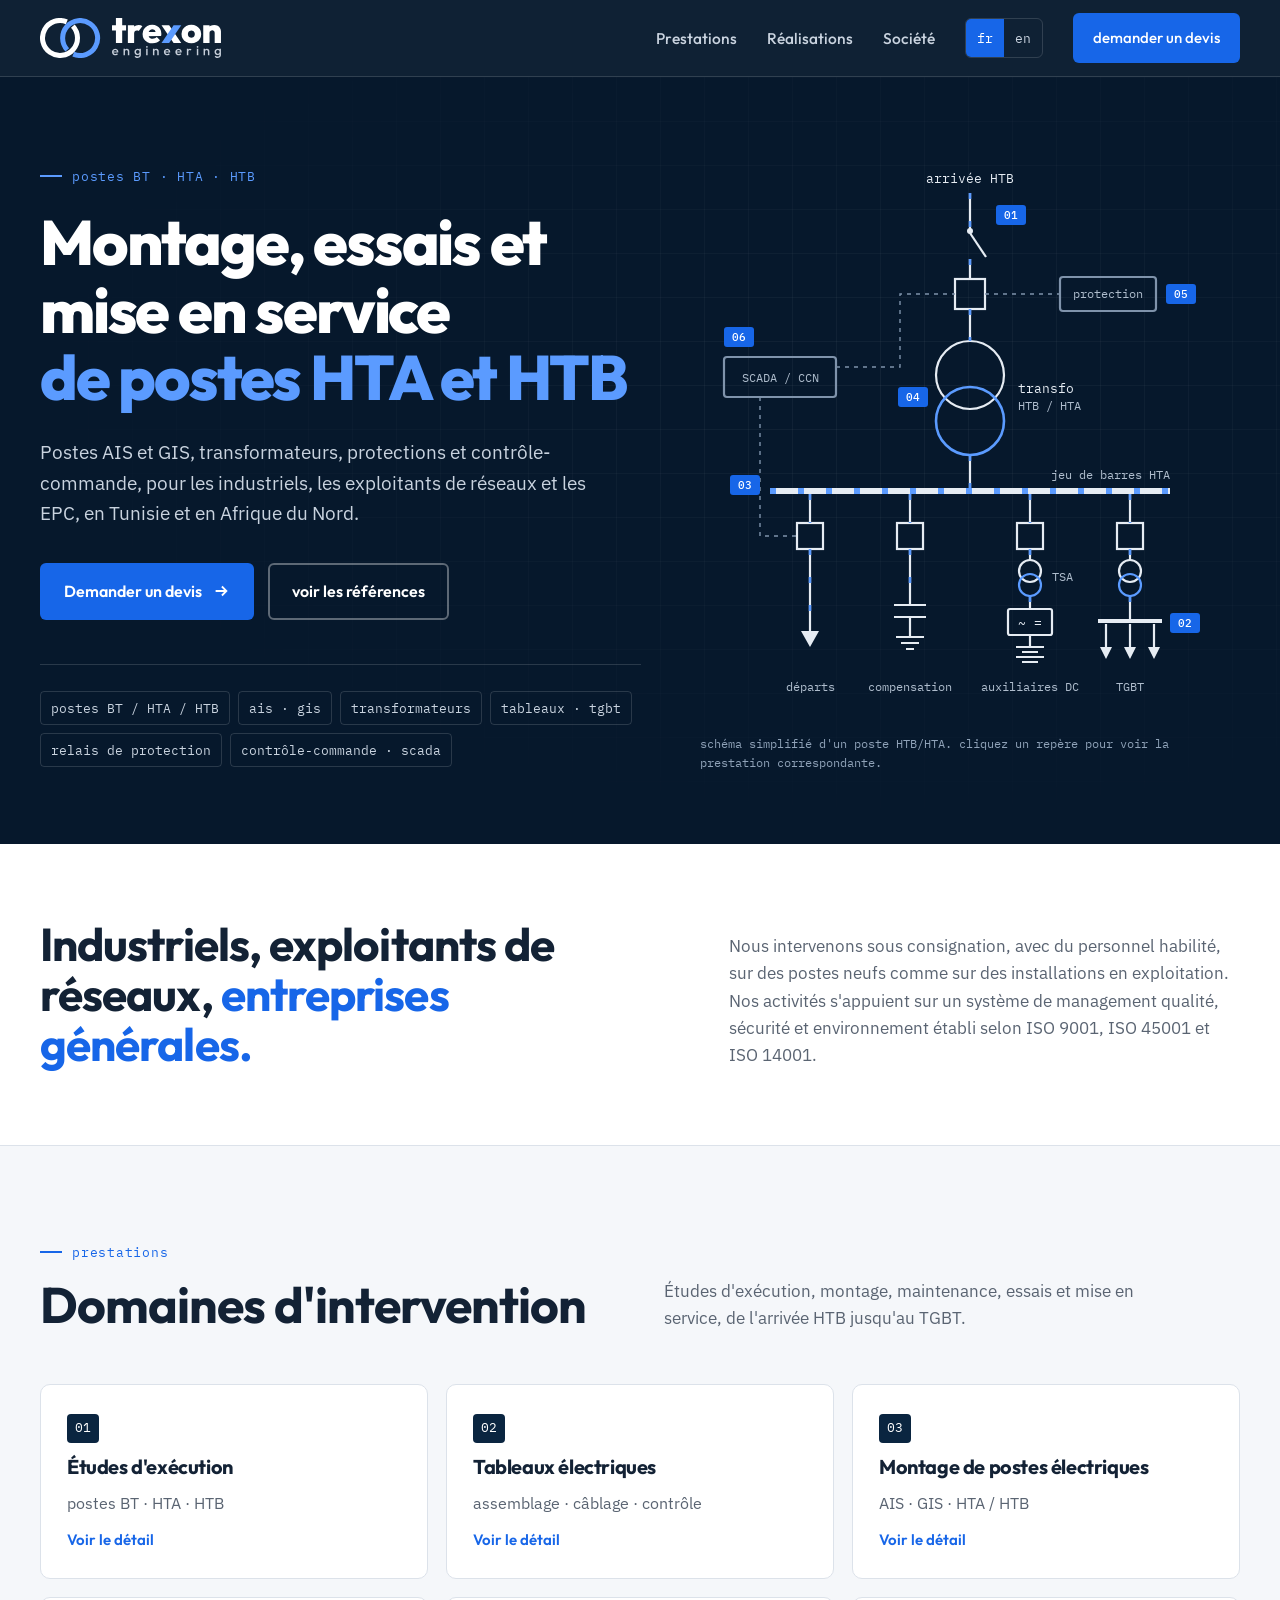
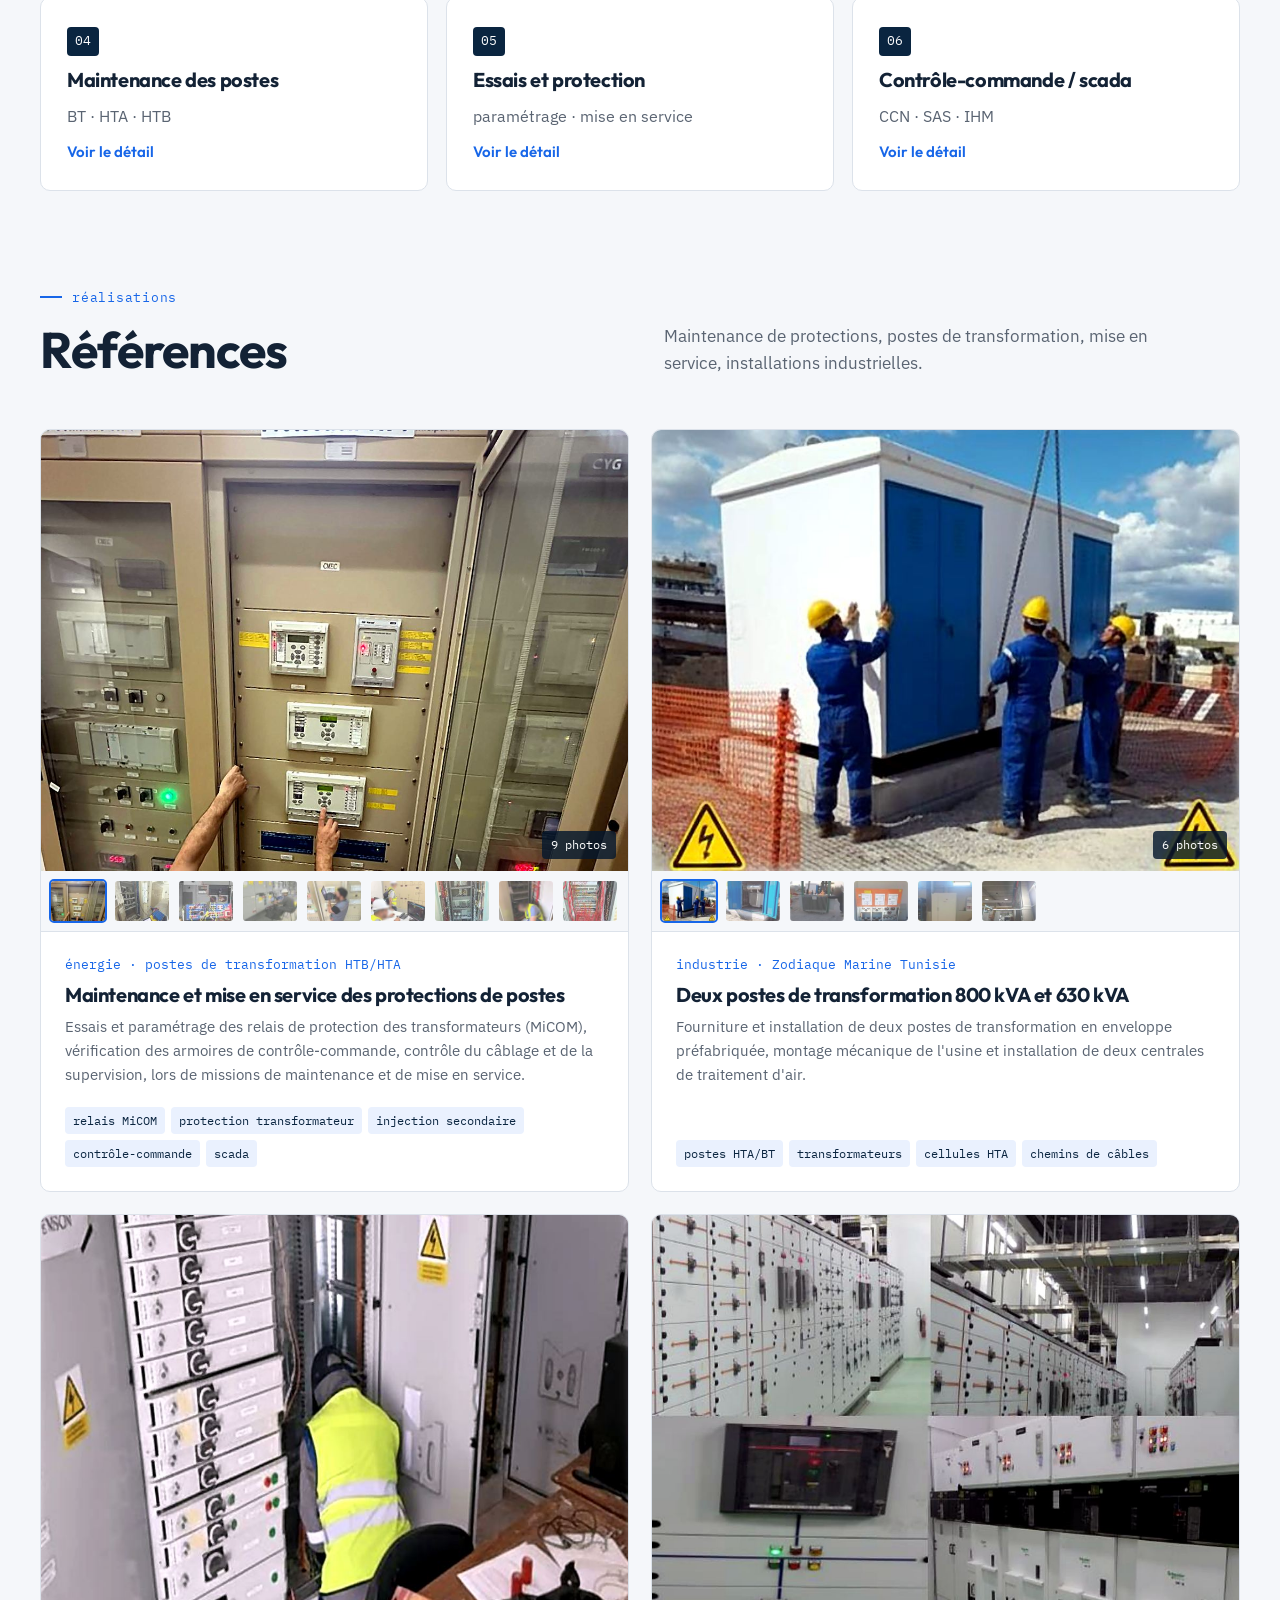
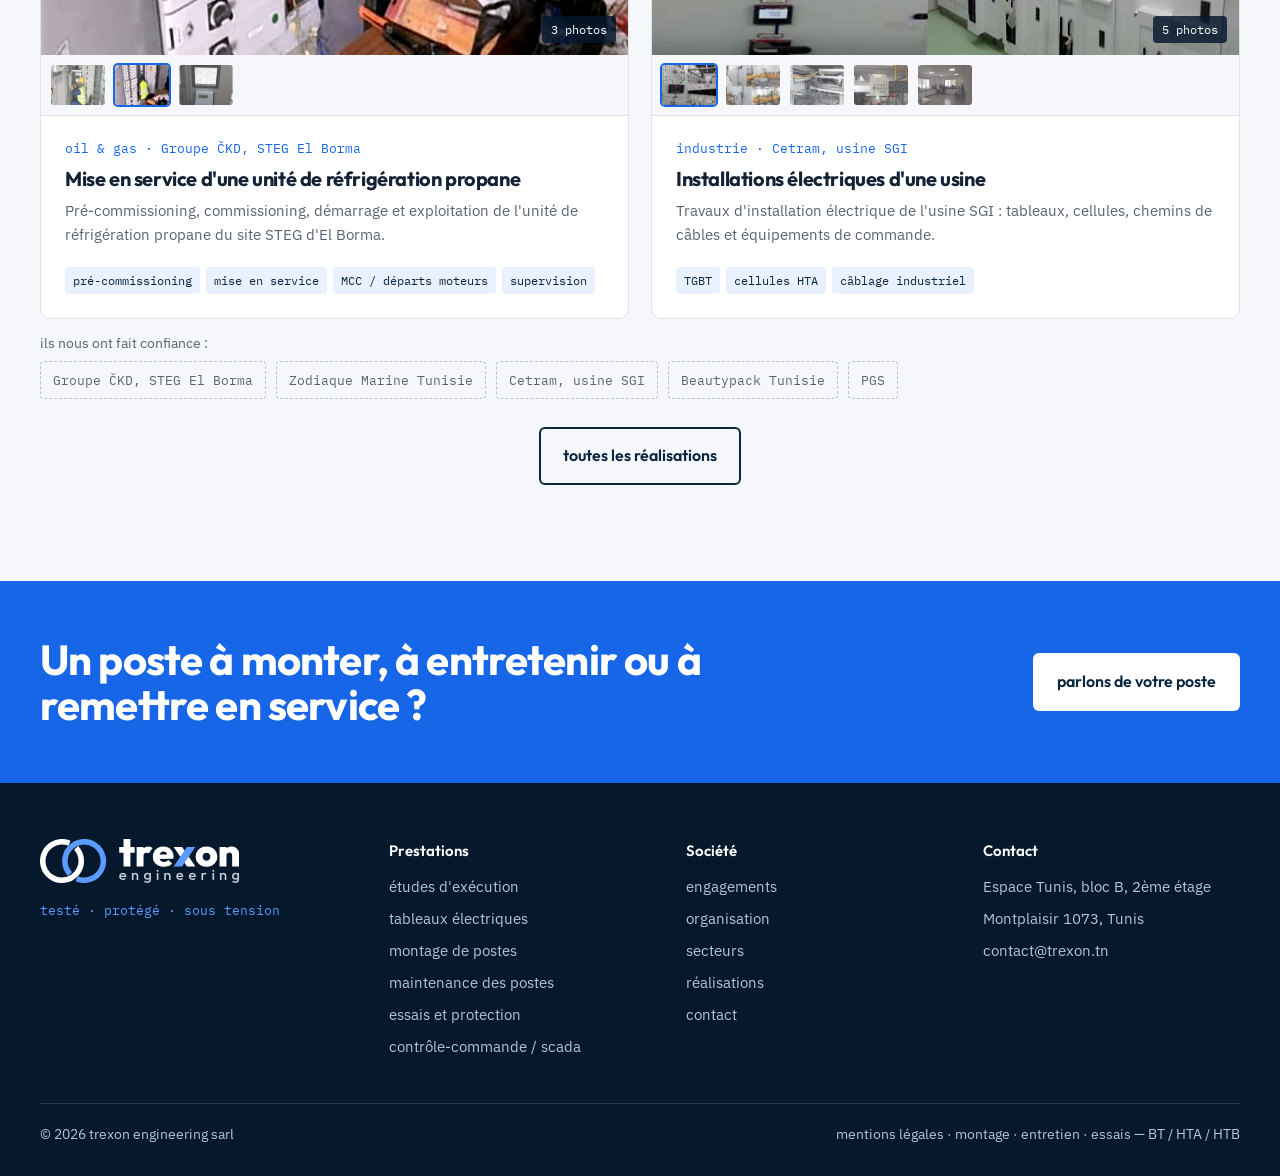
<file: index.html>
<!doctype html>
<html lang="fr" dir="ltr">
<head>
<meta charset="utf-8">
<meta name="viewport" content="width=device-width, initial-scale=1">
<meta name="theme-color" content="#06182C">
<meta name="description" content="Ingénierie, conseil et services sur les postes électriques BT, HTA et HTB en Tunisie, Afrique du Nord (Maghreb) et Afrique : montage, maintenance, essais de transformateurs et de relais de protection, contrôle-commande, SCADA IEC 61850 et mise en service.">
<title>trexon engineering — postes HTA/HTB, Tunis</title>
<link rel="canonical" href="https://trexon.tn/">
<meta property="og:type" content="website">
<meta property="og:site_name" content="trexon engineering">
<meta property="og:locale" content="fr_TN">
<meta property="og:title" content="trexon engineering — postes HTA/HTB, Tunis">
<meta property="og:description" content="Ingénierie, conseil et services sur les postes électriques BT, HTA et HTB en Tunisie, Afrique du Nord (Maghreb) et Afrique : montage, maintenance, essais de transformateurs et de relais de protection, contrôle-commande, SCADA IEC 61850 et mise en service.">
<meta property="og:url" content="https://trexon.tn/">
<meta property="og:image" content="https://trexon.tn/img-9358a857.jpg">
<meta name="twitter:card" content="summary_large_image">
<script type="application/ld+json">{"@context": "https://schema.org", "@type": ["ProfessionalService", "Organization"], "name": "trexon engineering", "legalName": "TREXON ENGINEERING SARL", "url": "https://trexon.tn/", "logo": "https://trexon.tn/favicon.svg", "image": "https://trexon.tn/img-9358a857.jpg", "email": "contact@trexon.tn", "description": "Ingénierie, conseil et services sur les postes électriques BT, HTA et HTB en Tunisie, Afrique du Nord (Maghreb) et Afrique : montage, maintenance, essais de transformateurs et de relais de protection, contrôle-commande, SCADA IEC 61850 et mise en service.", "address": {"@type": "PostalAddress", "streetAddress": "Espace Tunis, bloc B, 2ème étage", "addressLocality": "Montplaisir, Tunis", "postalCode": "1073", "addressCountry": "TN"}, "areaServed": [{"@type": "Country", "name": "Tunisie"}, {"@type": "Place", "name": "Afrique du Nord"}, {"@type": "Place", "name": "Maghreb"}, {"@type": "Country", "name": "Libye"}, {"@type": "Country", "name": "Algérie"}, {"@type": "Country", "name": "Maroc"}, {"@type": "Country", "name": "Mauritanie"}, {"@type": "Place", "name": "Afrique"}], "knowsAbout": ["ingénierie électrique", "conseil en ingénierie électrique", "postes électriques HTA/HTB", "transformateurs de puissance", "relais de protection", "contrôle-commande", "SCADA", "IEC 61850", "mise en service", "maintenance électrique industrielle", "électricité industrielle", "oil & gas"], "slogan": "testé · protégé · sous tension", "hasOfferCatalog": {"@type": "OfferCatalog", "name": "Prestations", "itemListElement": [{"@type": "Offer", "itemOffered": {"@type": "Service", "name": "Études d'exécution de postes électriques", "areaServed": "Tunisie, Afrique du Nord, Afrique"}}, {"@type": "Offer", "itemOffered": {"@type": "Service", "name": "Tableaux électriques et armoires de contrôle-commande", "areaServed": "Tunisie, Afrique du Nord, Afrique"}}, {"@type": "Offer", "itemOffered": {"@type": "Service", "name": "Montage de postes électriques AIS et GIS HTA/HTB", "areaServed": "Tunisie, Afrique du Nord, Afrique"}}, {"@type": "Offer", "itemOffered": {"@type": "Service", "name": "Maintenance des postes et transformateurs", "areaServed": "Tunisie, Afrique du Nord, Afrique"}}, {"@type": "Offer", "itemOffered": {"@type": "Service", "name": "Essais et protection, mise en service", "areaServed": "Tunisie, Afrique du Nord, Afrique"}}, {"@type": "Offer", "itemOffered": {"@type": "Service", "name": "Contrôle-commande et SCADA IEC 61850", "areaServed": "Tunisie, Afrique du Nord, Afrique"}}, {"@type": "Offer", "itemOffered": {"@type": "Service", "name": "Conseil et expertise en ingénierie électrique", "areaServed": "Tunisie, Afrique du Nord, Afrique"}}]}}</script>
<!-- seo-extra -->
<meta name="keywords" content="ingénierie électrique, postes électriques HTA HTB, montage de postes, maintenance de postes, essais de relais de protection, mise en service, transformateurs de puissance, contrôle-commande, SCADA, IEC 61850, Tunisie, Tunis, Afrique du Nord, Afrique, electrical engineering Tunisia, substation commissioning North Africa">
<meta name="robots" content="index, follow, max-image-preview:large">
<meta name="author" content="trexon engineering">
<meta name="geo.region" content="TN-11">
<meta name="geo.placename" content="Tunis">
<meta name="geo.position" content="36.8065;10.1815">
<meta name="ICBM" content="36.8065, 10.1815">
<meta property="og:locale:alternate" content="en_US">
<meta name="twitter:title" content="trexon engineering — postes HTA/HTB, Tunis">
<meta name="twitter:description" content="Ingénierie, conseil et services sur les postes électriques BT, HTA et HTB en Tunisie, Afrique du Nord (Maghreb) et Afrique : montage, maintenance, essais de transformateurs et de relais de protection, contrôle-commande, SCADA IEC 61850 et mise en service.">
<link rel="alternate" hreflang="fr" href="https://trexon.tn/">
<link rel="alternate" hreflang="en" href="https://trexon.tn/?lang=en">
<link rel="alternate" hreflang="x-default" href="https://trexon.tn/">
<!-- /seo-extra -->
<link rel="icon" href="favicon.svg" type="image/svg+xml">
<link rel="preconnect" href="https://fonts.googleapis.com">
<link rel="preconnect" href="https://fonts.gstatic.com" crossorigin>
<link rel="stylesheet" href="https://fonts.googleapis.com/css2?family=Outfit:wght@500;600;700;800&family=IBM+Plex+Sans:wght@400;500;600&family=IBM+Plex+Mono:wght@500&display=swap">
<link rel="stylesheet" href="site.css">
</head>
<body>
<header class="top">
  <nav class="wrap nav" aria-label="navigation principale">
    <a class="brand" href="accueil.html" aria-label="trexon engineering, accueil"><svg xmlns="http://www.w3.org/2000/svg" viewBox="0 0 803.01 177.50" aria-hidden="true"><g transform="translate(0,-89.44)"><path d="M145.817 125.587A77.613 77.613 0 0 1 44.121 241.688A77.613 77.613 0 0 1 118.909 106.676" fill="none" stroke="#FFFFFF" stroke-width="22.272"/><path d="M120.935 230.790A77.613 77.613 0 0 1 222.630 114.690A77.613 77.613 0 0 1 147.843 249.702" fill="none" stroke="#5B9BFF" stroke-width="22.272"/><g transform="translate(319.65,0)"><path fill="#FFFFFF" d="M17.279999999999998 200.0V89.44H45.12V200.0ZM0.0 144.96V121.76H62.4V144.96Z M70.24 200.0V121.76H98.08V200.0ZM98.08 157.44 85.6 146.88Q90.24 133.6 97.91999999999999 126.88Q105.6 120.16 117.92 120.16Q123.52 120.16 127.6 121.6Q131.68 123.03999999999999 134.56 126.08L118.4 147.68Q117.12 146.24 114.8 145.36Q112.47999999999999 144.48 109.6 144.48Q104.16 144.48 101.12 147.76Q98.08 151.04 98.08 157.44Z M180.32000000000002 201.76Q167.20000000000002 201.76 157.12 196.56Q147.04000000000002 191.36 141.28000000000003 182.08Q135.52 172.8 135.52 160.8Q135.52 148.96 141.12 139.76Q146.72000000000003 130.56 156.40000000000003 125.2Q166.08 119.84 178.24 119.84Q190.08 119.84 199.28000000000003 124.88000000000001Q208.48000000000002 129.92000000000002 213.68 138.8Q218.88 147.68 218.88 159.04Q218.88 161.44 218.64000000000001 163.92000000000002Q218.40000000000003 166.4 217.60000000000002 169.6L148.64000000000001 169.92V152.0L206.56 151.51999999999998L194.08 159.36Q193.92000000000002 152.8 192.16000000000003 148.56Q190.4 144.32 187.04000000000002 142.07999999999998Q183.68 139.84 178.56 139.84Q173.28000000000003 139.84 169.44000000000003 142.4Q165.60000000000002 144.96 163.52000000000004 149.60000000000002Q161.44000000000003 154.24 161.44000000000003 160.8Q161.44000000000003 167.51999999999998 163.68 172.24Q165.92000000000002 176.96 170.08 179.36Q174.24 181.76 180.32000000000002 181.76Q186.08 181.76 190.48000000000002 179.83999999999997Q194.88000000000002 177.92 198.40000000000003 173.92L212.96000000000004 188.48Q207.20000000000002 195.04 198.96000000000004 198.39999999999998Q190.72000000000003 201.76 180.32000000000002 201.76Z M219.52 121.76L253.48 121.76L307.20 200.00L273.24 200.00Z M352.15999999999997 201.76Q339.52 201.76 329.67999999999995 196.39999999999998Q319.84 191.04 314.08 181.68Q308.32 172.32 308.32 160.64Q308.32 148.96 314.0 139.76Q319.68 130.56 329.6 125.2Q339.52 119.84 352.0 119.84Q364.48 119.84 374.32 125.2Q384.15999999999997 130.56 389.91999999999996 139.76Q395.68 148.96 395.68 160.64Q395.68 172.32 390.0 181.68Q384.32 191.04 374.48 196.39999999999998Q364.64 201.76 352.15999999999997 201.76ZM352.0 176.96Q356.64 176.96 360.08 174.96Q363.52 172.96 365.44 169.28Q367.36 165.6 367.36 160.8Q367.36 156.0 365.36 152.4Q363.36 148.8 360.0 146.8Q356.64 144.8 352.0 144.8Q347.52 144.8 344.0 146.88Q340.48 148.96 338.56 152.56Q336.64 156.16 336.64 160.96Q336.64 165.6 338.56 169.28Q340.48 172.96 344.0 174.96Q347.52 176.96 352.0 176.96Z M455.52 200.0V155.84Q455.52 150.4 452.32 147.28Q449.12 144.16 444.15999999999997 144.16Q440.8 144.16 438.15999999999997 145.6Q435.52 147.04 434.08 149.6Q432.64 152.16 432.64 155.84L421.76 150.72Q421.76 141.28 425.91999999999996 134.48Q430.08 127.67999999999999 437.36 123.91999999999999Q444.64 120.16 453.91999999999996 120.16Q462.4 120.16 469.03999999999996 124.08Q475.68 128.0 479.52 134.56Q483.36 141.12 483.36 149.44V200.0ZM404.8 200.0V121.76H432.64V200.0Z"/><path fill="#5B9BFF" d="M219.52 200.00L253.48 200.00L307.20 121.76L273.24 121.76Z"/><path fill="#C5CDD8" d="M14.904719999999998 255.2012Q10.679759999999998 255.2012 7.305659999999999 253.29410000000001Q3.9315599999999993 251.387 1.9657799999999996 248.04224Q0.0 244.69747999999998 0.0 240.53119999999998Q0.0 236.36491999999998 1.9364399999999997 233.0495Q3.8728799999999994 229.73408 7.188299999999998 227.79764Q10.503719999999998 225.8612 14.552639999999997 225.8612Q18.484199999999994 225.8612 21.506219999999992 227.68027999999998Q24.528239999999993 229.49936 26.259299999999996 232.66807999999997Q27.990359999999995 235.83679999999998 27.990359999999995 239.88572Q27.990359999999995 240.58988 27.902339999999995 241.32338Q27.814319999999995 242.05687999999998 27.638279999999995 242.93707999999998H4.5183599999999995V237.65588H24.293519999999994L21.887639999999994 239.76836Q21.770279999999996 237.18644 20.890079999999998 235.42604Q20.009879999999995 233.66564 18.396179999999994 232.72676Q16.782479999999996 231.78788 14.435279999999995 231.78788Q11.970719999999996 231.78788 10.151639999999997 232.84411999999998Q8.332559999999997 233.90035999999998 7.334999999999997 235.80746Q6.337439999999998 237.71456 6.337439999999998 240.35515999999998Q6.337439999999998 242.99576 7.393679999999998 244.99088Q8.449919999999999 246.986 10.386359999999998 248.07157999999998Q12.322799999999997 249.15715999999998 14.846039999999995 249.15715999999998Q17.017199999999995 249.15715999999998 18.865619999999993 248.39432Q20.714039999999994 247.63147999999998 22.004999999999995 246.16448L26.112599999999993 250.33076Q24.058799999999994 252.73664 21.124799999999993 253.96892Q18.190799999999996 255.2012 14.904719999999998 255.2012Z M70.22364 254.6144V238.36004Q70.22364 235.5434 68.4339 233.72431999999998Q66.64416 231.90524 63.82752000000001 231.90524Q61.949760000000005 231.90524 60.48276 232.72676Q59.01576 233.54828 58.19424 235.01528000000002Q57.37272 236.48228 57.37272 238.36004L54.84948000000001 236.95172Q54.84948000000001 233.72431999999998 56.2578 231.23041999999998Q57.66612000000001 228.73651999999998 60.16002 227.29886Q62.65392 225.8612 65.76396 225.8612Q68.93268 225.8612 71.39724000000001 227.4749Q73.8618 229.08859999999999 75.27011999999999 231.64118Q76.67844 234.19376 76.67844 236.95172V254.6144ZM50.91792 254.6144V226.44799999999998H57.37272V254.6144Z M113.16107999999998 266.93719999999996Q108.70139999999999 266.93719999999996 105.35664 265.32349999999997Q102.01187999999999 263.7098 99.95808 260.7758L104.18303999999999 256.55084Q105.88475999999999 258.66332 108.05591999999999 259.71956Q110.22707999999999 260.7758 113.27843999999999 260.7758Q117.09263999999999 260.7758 119.32247999999998 258.81002Q121.55231999999998 256.84424 121.55231999999998 253.4408V246.51656L122.66723999999999 240.29648L121.55231999999998 234.01772V226.44799999999998H128.00712V253.4408Q128.00712 257.48972 126.12935999999999 260.51174Q124.25159999999998 263.53376 120.90683999999999 265.23547999999994Q117.56207999999998 266.93719999999996 113.16107999999998 266.93719999999996ZM112.86768 254.02759999999998Q109.11215999999999 254.02759999999998 106.09013999999999 252.17917999999997Q103.06812 250.33076 101.33706 247.10336Q99.606 243.87596 99.606 239.88572Q99.606 235.89548 101.33706 232.72676Q103.06812 229.55804 106.09013999999999 227.70962Q109.11215999999999 225.8612 112.86768 225.8612Q116.21243999999999 225.8612 118.73567999999999 227.21084Q121.25891999999999 228.56047999999998 122.66723999999999 230.93702Q124.07555999999998 233.31356 124.07555999999998 236.48228V243.40652Q124.07555999999998 246.51656 122.63789999999997 248.92244Q121.20023999999998 251.32832 118.67699999999999 252.67795999999998Q116.15375999999999 254.02759999999998 112.86768 254.02759999999998ZM114.15863999999999 247.92488Q116.50583999999999 247.92488 118.26623999999998 246.92732Q120.02663999999999 245.92976 120.99485999999999 244.14002Q121.96307999999999 242.35028 121.96307999999999 239.9444Q121.96307999999999 237.53852 120.99485999999999 235.74878Q120.02663999999999 233.95904 118.26623999999998 232.96148Q116.50583999999999 231.96392 114.15863999999999 231.96392Q111.81143999999999 231.96392 110.02169999999998 232.96148Q108.23195999999999 233.95904 107.2344 235.74878Q106.23683999999999 237.53852 106.23683999999999 239.9444Q106.23683999999999 242.2916 107.2344 244.11068Q108.23195999999999 245.92976 110.02169999999998 246.92732Q111.81143999999999 247.92488 114.15863999999999 247.92488Z M151.52148000000003 254.6144V226.44799999999998H157.97628000000003V254.6144ZM154.74888 221.28415999999999Q153.10584000000003 221.28415999999999 152.02026 220.16924Q150.93468000000001 219.05432 150.93468000000001 217.41128Q150.93468000000001 215.76824 152.02026 214.65332Q153.10584000000003 213.5384 154.74888 213.5384Q156.45060000000004 213.5384 157.50684 214.65332Q158.56308 215.76824 158.56308 217.41128Q158.56308 219.05432 157.50684 220.16924Q156.45060000000004 221.28415999999999 154.74888 221.28415999999999Z M200.79636000000002 254.6144V238.36004Q200.79636000000002 235.5434 199.00662000000003 233.72431999999998Q197.21688000000003 231.90524 194.40024000000003 231.90524Q192.52248000000003 231.90524 191.05548000000005 232.72676Q189.58848000000003 233.54828 188.76696000000004 235.01528000000002Q187.94544000000002 236.48228 187.94544000000002 238.36004L185.42220000000003 236.95172Q185.42220000000003 233.72431999999998 186.83052000000004 231.23041999999998Q188.23884 228.73651999999998 190.73274000000004 227.29886Q193.22664000000003 225.8612 196.33668000000003 225.8612Q199.5054 225.8612 201.96996000000001 227.4749Q204.43452000000002 229.08859999999999 205.84284000000002 231.64118Q207.25116000000003 234.19376 207.25116000000003 236.95172V254.6144ZM181.49064 254.6144V226.44799999999998H187.94544000000002V254.6144Z M245.08344 255.2012Q240.85848 255.2012 237.48438 253.29410000000001Q234.11028 251.387 232.1445 248.04224Q230.17872 244.69747999999998 230.17872 240.53119999999998Q230.17872 236.36491999999998 232.11516 233.0495Q234.0516 229.73408 237.36702 227.79764Q240.68243999999999 225.8612 244.73136 225.8612Q248.66291999999999 225.8612 251.68493999999998 227.68027999999998Q254.70695999999998 229.49936 256.43802 232.66807999999997Q258.16908 235.83679999999998 258.16908 239.88572Q258.16908 240.58988 258.08106 241.32338Q257.99304 242.05687999999998 257.817 242.93707999999998H234.69708V237.65588H254.47224L252.06635999999997 239.76836Q251.94899999999998 237.18644 251.06879999999998 235.42604Q250.18859999999998 233.66564 248.57489999999999 232.72676Q246.9612 231.78788 244.61399999999998 231.78788Q242.14944 231.78788 240.33035999999998 232.84411999999998Q238.51128 233.90035999999998 237.51371999999998 235.80746Q236.51615999999999 237.71456 236.51615999999999 240.35515999999998Q236.51615999999999 242.99576 237.5724 244.99088Q238.62864 246.986 240.56508 248.07157999999998Q242.50152 249.15715999999998 245.02476 249.15715999999998Q247.19592 249.15715999999998 249.04433999999998 248.39432Q250.89275999999998 247.63147999999998 252.18372 246.16448L256.29132 250.33076Q254.23752 252.73664 251.30352 253.96892Q248.36952 255.2012 245.08344 255.2012Z M296.00136 255.2012Q291.77639999999997 255.2012 288.40229999999997 253.29410000000001Q285.02819999999997 251.387 283.06242 248.04224Q281.09664 244.69747999999998 281.09664 240.53119999999998Q281.09664 236.36491999999998 283.03308 233.0495Q284.96952 229.73408 288.28494 227.79764Q291.60035999999997 225.8612 295.64928 225.8612Q299.58083999999997 225.8612 302.60285999999996 227.68027999999998Q305.62487999999996 229.49936 307.35594 232.66807999999997Q309.087 235.83679999999998 309.087 239.88572Q309.087 240.58988 308.99897999999996 241.32338Q308.91096 242.05687999999998 308.73492 242.93707999999998H285.61499999999995V237.65588H305.39016L302.98427999999996 239.76836Q302.86692 237.18644 301.98672 235.42604Q301.10652 233.66564 299.49281999999994 232.72676Q297.87911999999994 231.78788 295.53191999999996 231.78788Q293.06735999999995 231.78788 291.24827999999997 232.84411999999998Q289.4292 233.90035999999998 288.43164 235.80746Q287.43408 237.71456 287.43408 240.35515999999998Q287.43408 242.99576 288.49032 244.99088Q289.54656 246.986 291.48299999999995 248.07157999999998Q293.41943999999995 249.15715999999998 295.94268 249.15715999999998Q298.11384 249.15715999999998 299.96226 248.39432Q301.81068 247.63147999999998 303.10164 246.16448L307.20923999999997 250.33076Q305.15544 252.73664 302.22144 253.96892Q299.28743999999995 255.2012 296.00136 255.2012Z M332.01455999999996 254.6144V226.44799999999998H338.46936V254.6144ZM338.46936 238.94683999999998 336.23951999999997 237.83192Q336.23951999999997 232.49204 338.61605999999995 229.17662Q340.9926 225.8612 345.80436 225.8612Q347.91684 225.8612 349.61856 226.62403999999998Q351.32027999999997 227.38688 352.78727999999995 229.08859999999999L348.56231999999994 233.43092Q347.79947999999996 232.6094 346.8606 232.25732Q345.92172 231.90524 344.68944 231.90524Q341.99015999999995 231.90524 340.22975999999994 233.60696Q338.46936 235.30867999999998 338.46936 238.94683999999998Z M376.30164 254.6144V226.44799999999998H382.75644V254.6144ZM379.52904 221.28415999999999Q377.88599999999997 221.28415999999999 376.80042 220.16924Q375.71484 219.05432 375.71484 217.41128Q375.71484 215.76824 376.80042 214.65332Q377.88599999999997 213.5384 379.52904 213.5384Q381.23076 213.5384 382.287 214.65332Q383.34324 215.76824 383.34324 217.41128Q383.34324 219.05432 382.287 220.16924Q381.23076 221.28415999999999 379.52904 221.28415999999999Z M425.57652 254.6144V238.36004Q425.57652 235.5434 423.78678 233.72431999999998Q421.99704 231.90524 419.1804 231.90524Q417.30264 231.90524 415.83564 232.72676Q414.36864 233.54828 413.54712000000006 235.01528000000002Q412.72560000000004 236.48228 412.72560000000004 238.36004L410.20236 236.95172Q410.20236 233.72431999999998 411.61068 231.23041999999998Q413.019 228.73651999999998 415.5129 227.29886Q418.0068 225.8612 421.11684 225.8612Q424.28556000000003 225.8612 426.75012000000004 227.4749Q429.21468000000004 229.08859999999999 430.62300000000005 231.64118Q432.03132 234.19376 432.03132 236.95172V254.6144ZM406.2708 254.6144V226.44799999999998H412.72560000000004V254.6144Z M468.51396 266.93719999999996Q464.05428 266.93719999999996 460.70952 265.32349999999997Q457.36476 263.7098 455.31096 260.7758L459.53592000000003 256.55084Q461.23764 258.66332 463.40880000000004 259.71956Q465.57996 260.7758 468.63132 260.7758Q472.44552 260.7758 474.67536 258.81002Q476.90520000000004 256.84424 476.90520000000004 253.4408V246.51656L478.02012 240.29648L476.90520000000004 234.01772V226.44799999999998H483.36V253.4408Q483.36 257.48972 481.48224000000005 260.51174Q479.60448 263.53376 476.25972 265.23547999999994Q472.91496 266.93719999999996 468.51396 266.93719999999996ZM468.22056000000003 254.02759999999998Q464.46504000000004 254.02759999999998 461.44302000000005 252.17917999999997Q458.421 250.33076 456.68994 247.10336Q454.95888 243.87596 454.95888 239.88572Q454.95888 235.89548 456.68994 232.72676Q458.421 229.55804 461.44302000000005 227.70962Q464.46504000000004 225.8612 468.22056000000003 225.8612Q471.56532000000004 225.8612 474.08856000000003 227.21084Q476.6118 228.56047999999998 478.02012 230.93702Q479.42844 233.31356 479.42844 236.48228V243.40652Q479.42844 246.51656 477.99078000000003 248.92244Q476.55312000000004 251.32832 474.02988000000005 252.67795999999998Q471.50664 254.02759999999998 468.22056000000003 254.02759999999998ZM469.51152 247.92488Q471.85872 247.92488 473.61912 246.92732Q475.37952 245.92976 476.34774000000004 244.14002Q477.31596 242.35028 477.31596 239.9444Q477.31596 237.53852 476.34774000000004 235.74878Q475.37952 233.95904 473.61912 232.96148Q471.85872 231.96392 469.51152 231.96392Q467.16432000000003 231.96392 465.37458000000004 232.96148Q463.58484000000004 233.95904 462.58728 235.74878Q461.58972 237.53852 461.58972 239.9444Q461.58972 242.2916 462.58728 244.11068Q463.58484000000004 245.92976 465.37458000000004 246.92732Q467.16432000000003 247.92488 469.51152 247.92488Z"/></g></g></svg></a>
    <button class="burger" id="burger" aria-label="ouvrir le menu" aria-expanded="false" aria-controls="links">
      <svg width="20" height="20" viewBox="0 0 20 20" fill="none" stroke="currentColor" stroke-width="2" aria-hidden="true"><path d="M2 5h16M2 10h16M2 15h16"/></svg>
    </button>
    <div class="links" id="links">
      <a href="prestations.html">prestations</a><a href="realisations.html">réalisations</a><a href="societe.html">société</a>
      <div class="lang" role="group" aria-label="langue"><button type="button" data-lang="fr" lang="fr">fr</button><button type="button" data-lang="en" lang="en">en</button></div>
      <a class="btn btn-p" href="contact.html">demander un devis</a>
    </div>
  </nav>
</header>
<main>
<section class="hero on-dark" id="accueil">
  <div class="wrap hero-in">
    <div>
      <div class="eyebrow">postes BT · HTA · HTB</div>
      <h1>montage, essais et mise en service<br><span>de postes HTA et HTB</span></h1>
      <p class="lead">Postes AIS et GIS, transformateurs, protections et contrôle-commande, pour les industriels, les exploitants de réseaux et les EPC, en Tunisie et en Afrique du Nord.</p>
      <div class="cta">
        <a class="btn btn-p" href="contact.html"><span>demander un devis</span>
          <svg viewBox="0 0 20 20" fill="none" stroke="currentColor" stroke-width="2" aria-hidden="true"><path d="M4 10h12M11 5l5 5-5 5"/></svg></a>
        <a class="btn btn-g" href="realisations.html">voir les références</a>
      </div>
      <div class="chips" aria-label="domaines">
        <span>postes BT / HTA / HTB</span><span>ais · gis</span><span>transformateurs</span><span>tableaux · tgbt</span><span>relais de protection</span><span>contrôle-commande · scada</span>
      </div>
    </div>

    <div>
      <svg class="sld" viewBox="0 0 540 560" role="img" aria-labelledby="sldt sldd">
        <title id="sldt">schéma unifilaire d'un poste HTB/HTA</title>
        <desc id="sldd">De l'arrivée HTB au transformateur, puis au jeu de barres HTA et à ses départs : départs, compensation, auxiliaires DC (transformateur de services auxiliaires, chargeur, batterie) et TGBT. Chaque repère numéroté renvoie à un domaine.</desc>
        <!-- incoming -->
        <text x="270" y="22" text-anchor="middle" class="lbl">arrivée HTB</text>
        <path class="w" d="M270 32V70"/>
        <circle cx="270" cy="70" r="3" fill="#E6ECF3"/>
        <path class="w" d="M270 72L286 96"/>
        <path class="w" d="M270 98V118"/>
        <rect class="w" x="255" y="118" width="30" height="30"/>
        <path class="w" d="M270 148V180"/>
        <!-- relay -->
        <path class="dash" d="M285 133H360"/>
        <rect class="w" x="360" y="116" width="96" height="34" rx="3" style="stroke:#7F93AB"/>
        <text x="408" y="137" text-anchor="middle">protection</text>
        <!-- transformer : the two rings of the logo -->
        <circle cx="270" cy="214" r="34" class="w"/>
        <circle cx="270" cy="260" r="34" class="b2"/>
        <text x="318" y="232" class="lbl">transfo</text>
        <text x="318" y="249">HTB / HTA</text>
        <path class="w" d="M270 294V330"/>
        <!-- scada -->
        <rect x="24" y="196" width="112" height="40" rx="3" class="w" style="stroke:#7F93AB"/>
        <text x="80" y="221" text-anchor="middle">SCADA / CCN</text>
        <path class="dash" d="M136 206H200V133H255"/>
        <path class="dash" d="M60 236V375H97"/>
        <!-- busbar -->
        <path class="bus" d="M70 330H470"/>
        <path class="busflow" d="M70 330H470"/>
        <text x="470" y="318" text-anchor="end">jeu de barres HTA</text>
        <!-- feeders -->
        <g>
          <path class="w" d="M110 333V362M210 333V362M330 333V362M430 333V362"/>
          <rect class="w" x="97" y="362" width="26" height="26"/>
          <rect class="w" x="197" y="362" width="26" height="26"/>
          <rect class="w" x="317" y="362" width="26" height="26"/>
          <rect class="w" x="417" y="362" width="26" height="26"/>
          <!-- f1 process -->
          <path class="w" d="M110 388V470"/>
          <path d="M101 470H119L110 486Z" fill="#E6ECF3"/>
          <!-- f2 capacitor -->
          <path class="w" d="M210 388V444M194 444H226M194 456H226M210 456V476M196 476H224M201 482H219M206 488H214"/>
          <!-- f3 services auxiliaires : TSA, chargeur, batterie -->
          <path class="w" d="M330 388V399"/>
          <circle cx="330" cy="410" r="11" class="w"/>
          <circle cx="330" cy="424" r="11" class="b2" style="stroke-width:2.2"/>
          <path class="w" d="M330 435V448"/>
          <rect class="w" x="308" y="448" width="44" height="26" rx="2"/>
          <text x="330" y="466" text-anchor="middle" class="lbl">~ =</text>
          <path class="w" d="M330 474V486M316 486H344M322 491H338M316 496H344M322 501H338"/>
          <text x="352" y="420">TSA</text>
          <!-- f4 tgbt : transformateur HTA/BT et jeu de barres BT -->
          <path class="w" d="M430 388V399"/>
          <circle cx="430" cy="410" r="11" class="w"/>
          <circle cx="430" cy="424" r="11" class="b2" style="stroke-width:2.2"/>
          <path class="w" d="M430 435V460"/>
          <path d="M398 460H462" class="bus" style="stroke-width:4"/>
          <path class="w" d="M406 463V486M430 463V486M454 463V486"/>
          <path d="M400 486H412L406 498ZM424 486H436L430 498ZM448 486H460L454 498Z" fill="#E6ECF3"/>
        </g>
        <!-- energy flow -->
        <path class="flow" d="M270 32V70M270 98V118M270 148V180M270 294V330M110 333V362M210 333V362M330 333V362M430 333V362M110 388V470M210 388V444M330 388V399M330 435V448M430 388V399M430 435V460"/>
        <!-- labels -->
        <text x="110" y="530" text-anchor="middle">départs</text>
        <text x="210" y="530" text-anchor="middle">compensation</text>
        <text x="330" y="530" text-anchor="middle">auxiliaires DC</text>
        <text x="430" y="530" text-anchor="middle">TGBT</text>
        <!-- service tags -->
        <a href="prestations.html#s1" aria-label="domaine 01 : études d'exécution"><g class="tag"><rect x="296" y="44" width="30" height="20" rx="3"/><text x="311" y="58" text-anchor="middle">01</text></g></a>
        <a href="prestations.html#s2" aria-label="domaine 02 : tableaux électriques"><g class="tag"><rect x="470" y="452" width="30" height="20" rx="3"/><text x="485" y="466" text-anchor="middle">02</text></g></a>
        <a href="prestations.html#s3" aria-label="domaine 03 : montage de postes"><g class="tag"><rect x="30" y="314" width="30" height="20" rx="3"/><text x="45" y="328" text-anchor="middle">03</text></g></a>
        <a href="prestations.html#s4" aria-label="domaine 04 : maintenance des postes"><g class="tag"><rect x="198" y="226" width="30" height="20" rx="3"/><text x="213" y="240" text-anchor="middle">04</text></g></a>
        <a href="prestations.html#s5" aria-label="domaine 05 : essais et protection"><g class="tag"><rect x="466" y="123" width="30" height="20" rx="3"/><text x="481" y="137" text-anchor="middle">05</text></g></a>
        <a href="prestations.html#s6" aria-label="domaine 06 : contrôle-commande et scada"><g class="tag"><rect x="24" y="166" width="30" height="20" rx="3"/><text x="39" y="180" text-anchor="middle">06</text></g></a>
      </svg>
      <p class="fig">schéma simplifié d'un poste HTB/HTA. cliquez un repère pour voir la prestation correspondante.</p>
    </div>
  </div>
</section><section class="manifesto">
  <div class="wrap man-in">
    <h2>industriels, exploitants de réseaux, <em>entreprises générales.</em></h2>
    <p>Nous intervenons sous consignation, avec du personnel habilité, sur des postes neufs comme sur des installations en exploitation. Nos activités s'appuient sur un système de management qualité, sécurité et environnement établi selon ISO 9001, ISO 45001 et ISO 14001.</p>
  </div>
</section><section class="sec" id="apercu">
  <div class="wrap">
    <div class="head">
      <div><div class="eyebrow">prestations</div><h2>domaines d'intervention</h2></div>
      <p>Études d'exécution, montage, maintenance, essais et mise en service, de l'arrivée HTB jusqu'au TGBT.</p>
    </div>
    <div class="tiles"><a class="tile" href="prestations.html#s1"><span class="num">01</span><h3>études d'exécution</h3><p>postes BT · HTA · HTB</p><span class="more">voir le détail</span></a><a class="tile" href="prestations.html#s2"><span class="num">02</span><h3>tableaux électriques</h3><p>assemblage · câblage · contrôle</p><span class="more">voir le détail</span></a><a class="tile" href="prestations.html#s3"><span class="num">03</span><h3>montage de postes électriques</h3><p>AIS · GIS · HTA / HTB</p><span class="more">voir le détail</span></a><a class="tile" href="prestations.html#s4"><span class="num">04</span><h3>maintenance des postes</h3><p>BT · HTA · HTB</p><span class="more">voir le détail</span></a><a class="tile" href="prestations.html#s5"><span class="num">05</span><h3>essais et protection</h3><p>paramétrage · mise en service</p><span class="more">voir le détail</span></a><a class="tile" href="prestations.html#s6"><span class="num">06</span><h3>contrôle-commande / scada</h3><p>CCN · SAS · IHM</p><span class="more">voir le détail</span></a></div>
  </div>
</section><section class="sec" id="realisations" style="padding-top:0">
  <div class="wrap">
    <div class="head">
      <div><div class="eyebrow">réalisations</div><h2>références</h2></div>
      <p>Maintenance de protections, postes de transformation, mise en service, installations industrielles.</p>
    </div>
    <div class="rps home">
      <article class="rp">
        <figure class="rp-f"><img class="rp-main" src="img-1d080359.jpg" alt="armoire de protection du transformateur TR1" loading="lazy"><figcaption><span class="pc">9</span> <span>photos</span></figcaption></figure>
        <div class="rp-th"><button type="button" class="th on" data-src="img-1d080359.jpg" data-alt="armoire de protection du transformateur TR1" aria-label="armoire de protection du transformateur TR1" aria-pressed="true"><img src="thumb-1d080359.jpg" alt="" loading="lazy"></button><button type="button" class="th" data-src="img-f7aa2d41.jpg" data-alt="valise d&#x27;injection raccordée à l&#x27;armoire de protection" aria-label="valise d&#x27;injection raccordée à l&#x27;armoire de protection" aria-pressed="false"><img src="thumb-f7aa2d41.jpg" alt="" loading="lazy"></button><button type="button" class="th" data-src="img-b8402d5f.jpg" data-alt="essai de relais de protection à la valise d&#x27;injection, sur cellule HTA" aria-label="essai de relais de protection à la valise d&#x27;injection, sur cellule HTA" aria-pressed="false"><img src="thumb-b8402d5f.jpg" alt="" loading="lazy"></button><button type="button" class="th" data-src="img-a3c91e07.jpg" data-alt="ingénieur d&#x27;essais devant un tableau HTA, ordinateur et valise d&#x27;injection" aria-label="ingénieur d&#x27;essais devant un tableau HTA, ordinateur et valise d&#x27;injection" aria-pressed="false"><img src="thumb-a3c91e07.jpg" alt="" loading="lazy"></button><button type="button" class="th" data-src="img-dc4c2ba0.jpg" data-alt="paramétrage d&#x27;un relais de protection sur site" aria-label="paramétrage d&#x27;un relais de protection sur site" aria-pressed="false"><img src="thumb-dc4c2ba0.jpg" alt="" loading="lazy"></button><button type="button" class="th" data-src="img-7d5bf3de.jpg" data-alt="contrôle de la supervision en salle de conduite" aria-label="contrôle de la supervision en salle de conduite" aria-pressed="false"><img src="thumb-7d5bf3de.jpg" alt="" loading="lazy"></button><button type="button" class="th" data-src="img-5ec25878.jpg" data-alt="câblage d&#x27;une armoire de protection" aria-label="câblage d&#x27;une armoire de protection" aria-pressed="false"><img src="thumb-5ec25878.jpg" alt="" loading="lazy"></button><button type="button" class="th" data-src="img-bd50b265.jpg" data-alt="vérification du câblage en pied d&#x27;armoire" aria-label="vérification du câblage en pied d&#x27;armoire" aria-pressed="false"><img src="thumb-bd50b265.jpg" alt="" loading="lazy"></button><button type="button" class="th" data-src="img-2d0e3a9b.jpg" data-alt="armoire de regroupement en cours de raccordement" aria-label="armoire de regroupement en cours de raccordement" aria-pressed="false"><img src="thumb-2d0e3a9b.jpg" alt="" loading="lazy"></button></div>
        <div class="rp-b"><small><span>énergie</span> · <span>postes de transformation HTB/HTA</span></small><h3>maintenance et mise en service des protections de postes</h3><p>Essais et paramétrage des relais de protection des transformateurs (MiCOM), vérification des armoires de contrôle-commande, contrôle du câblage et de la supervision, lors de missions de maintenance et de mise en service.</p><div class="rp-c"><span>relais MiCOM</span><span>protection transformateur</span><span>injection secondaire</span><span>contrôle-commande</span><span>scada</span></div></div>
      </article>
      <article class="rp">
        <figure class="rp-f"><img class="rp-main" src="img-9358a857.jpg" alt="levage et pose d&#x27;un poste préfabriqué" loading="lazy"><figcaption><span class="pc">6</span> <span>photos</span></figcaption></figure>
        <div class="rp-th"><button type="button" class="th on" data-src="img-9358a857.jpg" data-alt="levage et pose d&#x27;un poste préfabriqué" aria-label="levage et pose d&#x27;un poste préfabriqué" aria-pressed="true"><img src="thumb-9358a857.jpg" alt="" loading="lazy"></button><button type="button" class="th" data-src="img-3925ae06.jpg" data-alt="poste de transformation ouvert, transformateur en place" aria-label="poste de transformation ouvert, transformateur en place" aria-pressed="false"><img src="thumb-3925ae06.jpg" alt="" loading="lazy"></button><button type="button" class="th" data-src="img-c10282f7.jpg" data-alt="manutention d&#x27;un transformateur à huile" aria-label="manutention d&#x27;un transformateur à huile" aria-pressed="false"><img src="thumb-c10282f7.jpg" alt="" loading="lazy"></button><button type="button" class="th" data-src="img-e39888f0.jpg" data-alt="cellules HTA avant raccordement" aria-label="cellules HTA avant raccordement" aria-pressed="false"><img src="thumb-e39888f0.jpg" alt="" loading="lazy"></button><button type="button" class="th" data-src="img-f3e3e6d3.jpg" data-alt="armoire électrique installée" aria-label="armoire électrique installée" aria-pressed="false"><img src="thumb-f3e3e6d3.jpg" alt="" loading="lazy"></button><button type="button" class="th" data-src="img-dc7c2153.jpg" data-alt="chemins de câbles dans l&#x27;usine" aria-label="chemins de câbles dans l&#x27;usine" aria-pressed="false"><img src="thumb-dc7c2153.jpg" alt="" loading="lazy"></button></div>
        <div class="rp-b"><small><span>industrie</span> · <span>Zodiaque Marine Tunisie</span></small><h3>deux postes de transformation 800 kVA et 630 kVA</h3><p>Fourniture et installation de deux postes de transformation en enveloppe préfabriquée, montage mécanique de l&#x27;usine et installation de deux centrales de traitement d&#x27;air.</p><div class="rp-c"><span>postes HTA/BT</span><span>transformateurs</span><span>cellules HTA</span><span>chemins de câbles</span></div></div>
      </article>
      <article class="rp">
        <figure class="rp-f"><img class="rp-main" src="img-3413231a.jpg" alt="raccordement des tiroirs d&#x27;un MCC" loading="lazy"><figcaption><span class="pc">3</span> <span>photos</span></figcaption></figure>
        <div class="rp-th"><button type="button" class="th" data-src="img-5907f756.jpg" data-alt="intervention dans un tableau de départs moteurs" aria-label="intervention dans un tableau de départs moteurs" aria-pressed="false"><img src="thumb-5907f756.jpg" alt="" loading="lazy"></button><button type="button" class="th on" data-src="img-3413231a.jpg" data-alt="raccordement des tiroirs d&#x27;un MCC" aria-label="raccordement des tiroirs d&#x27;un MCC" aria-pressed="true"><img src="thumb-3413231a.jpg" alt="" loading="lazy"></button><button type="button" class="th" data-src="img-a1ed1d0c.jpg" data-alt="écran de supervision et IHM de conduite" aria-label="écran de supervision et IHM de conduite" aria-pressed="false"><img src="thumb-a1ed1d0c.jpg" alt="" loading="lazy"></button></div>
        <div class="rp-b"><small><span>oil &amp; gas</span> · <span>Groupe ČKD, STEG El Borma</span></small><h3>mise en service d&#x27;une unité de réfrigération propane</h3><p>Pré-commissioning, commissioning, démarrage et exploitation de l&#x27;unité de réfrigération propane du site STEG d&#x27;El Borma.</p><div class="rp-c"><span>pré-commissioning</span><span>mise en service</span><span>MCC / départs moteurs</span><span>supervision</span></div></div>
      </article>
      <article class="rp">
        <figure class="rp-f"><img class="rp-main" src="img-edbe23c6.jpg" alt="tableaux BT et cellules HTA installés" loading="lazy"><figcaption><span class="pc">5</span> <span>photos</span></figcaption></figure>
        <div class="rp-th"><button type="button" class="th on" data-src="img-edbe23c6.jpg" data-alt="tableaux BT et cellules HTA installés" aria-label="tableaux BT et cellules HTA installés" aria-pressed="true"><img src="thumb-edbe23c6.jpg" alt="" loading="lazy"></button><button type="button" class="th" data-src="img-f96a4160.jpg" data-alt="salle électrique et poste gaz instrumenté" aria-label="salle électrique et poste gaz instrumenté" aria-pressed="false"><img src="thumb-f96a4160.jpg" alt="" loading="lazy"></button><button type="button" class="th" data-src="img-6bc0c7f2.jpg" data-alt="chemins de câbles et distribution" aria-label="chemins de câbles et distribution" aria-pressed="false"><img src="thumb-6bc0c7f2.jpg" alt="" loading="lazy"></button><button type="button" class="th" data-src="img-e7454dfa.jpg" data-alt="boîte de commande locale" aria-label="boîte de commande locale" aria-pressed="false"><img src="thumb-e7454dfa.jpg" alt="" loading="lazy"></button><button type="button" class="th" data-src="img-301ba851.jpg" data-alt="laboratoire de l&#x27;usine" aria-label="laboratoire de l&#x27;usine" aria-pressed="false"><img src="thumb-301ba851.jpg" alt="" loading="lazy"></button></div>
        <div class="rp-b"><small><span>industrie</span> · <span>Cetram, usine SGI</span></small><h3>installations électriques d&#x27;une usine</h3><p>Travaux d&#x27;installation électrique de l&#x27;usine SGI : tableaux, cellules, chemins de câbles et équipements de commande.</p><div class="rp-c"><span>TGBT</span><span>cellules HTA</span><span>câblage industriel</span></div></div>
      </article>
    </div>
    <p class="note">ils nous ont fait confiance :</p>
    <div class="clients"><span>Groupe ČKD, STEG El Borma</span><span>Zodiaque Marine Tunisie</span><span>Cetram, usine SGI</span><span>Beautypack Tunisie</span><span>PGS</span></div>
    <div class="all"><a class="btn btn-d" href="realisations.html">toutes les réalisations</a></div>
  </div>
</section><section class="band">
  <div class="wrap band-in">
    <h2>un poste à monter, à entretenir ou à remettre en service ?</h2>
    <a class="btn" href="contact.html">parlons de votre poste</a>
  </div>
</section>
</main>
<footer class="on-dark">
  <div class="wrap">
    <div class="f-top">
      <div><svg xmlns="http://www.w3.org/2000/svg" viewBox="0 0 803.01 177.50" role="img" aria-label="trexon engineering"><g transform="translate(0,-89.44)"><path d="M145.817 125.587A77.613 77.613 0 0 1 44.121 241.688A77.613 77.613 0 0 1 118.909 106.676" fill="none" stroke="#FFFFFF" stroke-width="22.272"/><path d="M120.935 230.790A77.613 77.613 0 0 1 222.630 114.690A77.613 77.613 0 0 1 147.843 249.702" fill="none" stroke="#5B9BFF" stroke-width="22.272"/><g transform="translate(319.65,0)"><path fill="#FFFFFF" d="M17.279999999999998 200.0V89.44H45.12V200.0ZM0.0 144.96V121.76H62.4V144.96Z M70.24 200.0V121.76H98.08V200.0ZM98.08 157.44 85.6 146.88Q90.24 133.6 97.91999999999999 126.88Q105.6 120.16 117.92 120.16Q123.52 120.16 127.6 121.6Q131.68 123.03999999999999 134.56 126.08L118.4 147.68Q117.12 146.24 114.8 145.36Q112.47999999999999 144.48 109.6 144.48Q104.16 144.48 101.12 147.76Q98.08 151.04 98.08 157.44Z M180.32000000000002 201.76Q167.20000000000002 201.76 157.12 196.56Q147.04000000000002 191.36 141.28000000000003 182.08Q135.52 172.8 135.52 160.8Q135.52 148.96 141.12 139.76Q146.72000000000003 130.56 156.40000000000003 125.2Q166.08 119.84 178.24 119.84Q190.08 119.84 199.28000000000003 124.88000000000001Q208.48000000000002 129.92000000000002 213.68 138.8Q218.88 147.68 218.88 159.04Q218.88 161.44 218.64000000000001 163.92000000000002Q218.40000000000003 166.4 217.60000000000002 169.6L148.64000000000001 169.92V152.0L206.56 151.51999999999998L194.08 159.36Q193.92000000000002 152.8 192.16000000000003 148.56Q190.4 144.32 187.04000000000002 142.07999999999998Q183.68 139.84 178.56 139.84Q173.28000000000003 139.84 169.44000000000003 142.4Q165.60000000000002 144.96 163.52000000000004 149.60000000000002Q161.44000000000003 154.24 161.44000000000003 160.8Q161.44000000000003 167.51999999999998 163.68 172.24Q165.92000000000002 176.96 170.08 179.36Q174.24 181.76 180.32000000000002 181.76Q186.08 181.76 190.48000000000002 179.83999999999997Q194.88000000000002 177.92 198.40000000000003 173.92L212.96000000000004 188.48Q207.20000000000002 195.04 198.96000000000004 198.39999999999998Q190.72000000000003 201.76 180.32000000000002 201.76Z M219.52 121.76L253.48 121.76L307.20 200.00L273.24 200.00Z M352.15999999999997 201.76Q339.52 201.76 329.67999999999995 196.39999999999998Q319.84 191.04 314.08 181.68Q308.32 172.32 308.32 160.64Q308.32 148.96 314.0 139.76Q319.68 130.56 329.6 125.2Q339.52 119.84 352.0 119.84Q364.48 119.84 374.32 125.2Q384.15999999999997 130.56 389.91999999999996 139.76Q395.68 148.96 395.68 160.64Q395.68 172.32 390.0 181.68Q384.32 191.04 374.48 196.39999999999998Q364.64 201.76 352.15999999999997 201.76ZM352.0 176.96Q356.64 176.96 360.08 174.96Q363.52 172.96 365.44 169.28Q367.36 165.6 367.36 160.8Q367.36 156.0 365.36 152.4Q363.36 148.8 360.0 146.8Q356.64 144.8 352.0 144.8Q347.52 144.8 344.0 146.88Q340.48 148.96 338.56 152.56Q336.64 156.16 336.64 160.96Q336.64 165.6 338.56 169.28Q340.48 172.96 344.0 174.96Q347.52 176.96 352.0 176.96Z M455.52 200.0V155.84Q455.52 150.4 452.32 147.28Q449.12 144.16 444.15999999999997 144.16Q440.8 144.16 438.15999999999997 145.6Q435.52 147.04 434.08 149.6Q432.64 152.16 432.64 155.84L421.76 150.72Q421.76 141.28 425.91999999999996 134.48Q430.08 127.67999999999999 437.36 123.91999999999999Q444.64 120.16 453.91999999999996 120.16Q462.4 120.16 469.03999999999996 124.08Q475.68 128.0 479.52 134.56Q483.36 141.12 483.36 149.44V200.0ZM404.8 200.0V121.76H432.64V200.0Z"/><path fill="#5B9BFF" d="M219.52 200.00L253.48 200.00L307.20 121.76L273.24 121.76Z"/><path fill="#C5CDD8" d="M14.904719999999998 255.2012Q10.679759999999998 255.2012 7.305659999999999 253.29410000000001Q3.9315599999999993 251.387 1.9657799999999996 248.04224Q0.0 244.69747999999998 0.0 240.53119999999998Q0.0 236.36491999999998 1.9364399999999997 233.0495Q3.8728799999999994 229.73408 7.188299999999998 227.79764Q10.503719999999998 225.8612 14.552639999999997 225.8612Q18.484199999999994 225.8612 21.506219999999992 227.68027999999998Q24.528239999999993 229.49936 26.259299999999996 232.66807999999997Q27.990359999999995 235.83679999999998 27.990359999999995 239.88572Q27.990359999999995 240.58988 27.902339999999995 241.32338Q27.814319999999995 242.05687999999998 27.638279999999995 242.93707999999998H4.5183599999999995V237.65588H24.293519999999994L21.887639999999994 239.76836Q21.770279999999996 237.18644 20.890079999999998 235.42604Q20.009879999999995 233.66564 18.396179999999994 232.72676Q16.782479999999996 231.78788 14.435279999999995 231.78788Q11.970719999999996 231.78788 10.151639999999997 232.84411999999998Q8.332559999999997 233.90035999999998 7.334999999999997 235.80746Q6.337439999999998 237.71456 6.337439999999998 240.35515999999998Q6.337439999999998 242.99576 7.393679999999998 244.99088Q8.449919999999999 246.986 10.386359999999998 248.07157999999998Q12.322799999999997 249.15715999999998 14.846039999999995 249.15715999999998Q17.017199999999995 249.15715999999998 18.865619999999993 248.39432Q20.714039999999994 247.63147999999998 22.004999999999995 246.16448L26.112599999999993 250.33076Q24.058799999999994 252.73664 21.124799999999993 253.96892Q18.190799999999996 255.2012 14.904719999999998 255.2012Z M70.22364 254.6144V238.36004Q70.22364 235.5434 68.4339 233.72431999999998Q66.64416 231.90524 63.82752000000001 231.90524Q61.949760000000005 231.90524 60.48276 232.72676Q59.01576 233.54828 58.19424 235.01528000000002Q57.37272 236.48228 57.37272 238.36004L54.84948000000001 236.95172Q54.84948000000001 233.72431999999998 56.2578 231.23041999999998Q57.66612000000001 228.73651999999998 60.16002 227.29886Q62.65392 225.8612 65.76396 225.8612Q68.93268 225.8612 71.39724000000001 227.4749Q73.8618 229.08859999999999 75.27011999999999 231.64118Q76.67844 234.19376 76.67844 236.95172V254.6144ZM50.91792 254.6144V226.44799999999998H57.37272V254.6144Z M113.16107999999998 266.93719999999996Q108.70139999999999 266.93719999999996 105.35664 265.32349999999997Q102.01187999999999 263.7098 99.95808 260.7758L104.18303999999999 256.55084Q105.88475999999999 258.66332 108.05591999999999 259.71956Q110.22707999999999 260.7758 113.27843999999999 260.7758Q117.09263999999999 260.7758 119.32247999999998 258.81002Q121.55231999999998 256.84424 121.55231999999998 253.4408V246.51656L122.66723999999999 240.29648L121.55231999999998 234.01772V226.44799999999998H128.00712V253.4408Q128.00712 257.48972 126.12935999999999 260.51174Q124.25159999999998 263.53376 120.90683999999999 265.23547999999994Q117.56207999999998 266.93719999999996 113.16107999999998 266.93719999999996ZM112.86768 254.02759999999998Q109.11215999999999 254.02759999999998 106.09013999999999 252.17917999999997Q103.06812 250.33076 101.33706 247.10336Q99.606 243.87596 99.606 239.88572Q99.606 235.89548 101.33706 232.72676Q103.06812 229.55804 106.09013999999999 227.70962Q109.11215999999999 225.8612 112.86768 225.8612Q116.21243999999999 225.8612 118.73567999999999 227.21084Q121.25891999999999 228.56047999999998 122.66723999999999 230.93702Q124.07555999999998 233.31356 124.07555999999998 236.48228V243.40652Q124.07555999999998 246.51656 122.63789999999997 248.92244Q121.20023999999998 251.32832 118.67699999999999 252.67795999999998Q116.15375999999999 254.02759999999998 112.86768 254.02759999999998ZM114.15863999999999 247.92488Q116.50583999999999 247.92488 118.26623999999998 246.92732Q120.02663999999999 245.92976 120.99485999999999 244.14002Q121.96307999999999 242.35028 121.96307999999999 239.9444Q121.96307999999999 237.53852 120.99485999999999 235.74878Q120.02663999999999 233.95904 118.26623999999998 232.96148Q116.50583999999999 231.96392 114.15863999999999 231.96392Q111.81143999999999 231.96392 110.02169999999998 232.96148Q108.23195999999999 233.95904 107.2344 235.74878Q106.23683999999999 237.53852 106.23683999999999 239.9444Q106.23683999999999 242.2916 107.2344 244.11068Q108.23195999999999 245.92976 110.02169999999998 246.92732Q111.81143999999999 247.92488 114.15863999999999 247.92488Z M151.52148000000003 254.6144V226.44799999999998H157.97628000000003V254.6144ZM154.74888 221.28415999999999Q153.10584000000003 221.28415999999999 152.02026 220.16924Q150.93468000000001 219.05432 150.93468000000001 217.41128Q150.93468000000001 215.76824 152.02026 214.65332Q153.10584000000003 213.5384 154.74888 213.5384Q156.45060000000004 213.5384 157.50684 214.65332Q158.56308 215.76824 158.56308 217.41128Q158.56308 219.05432 157.50684 220.16924Q156.45060000000004 221.28415999999999 154.74888 221.28415999999999Z M200.79636000000002 254.6144V238.36004Q200.79636000000002 235.5434 199.00662000000003 233.72431999999998Q197.21688000000003 231.90524 194.40024000000003 231.90524Q192.52248000000003 231.90524 191.05548000000005 232.72676Q189.58848000000003 233.54828 188.76696000000004 235.01528000000002Q187.94544000000002 236.48228 187.94544000000002 238.36004L185.42220000000003 236.95172Q185.42220000000003 233.72431999999998 186.83052000000004 231.23041999999998Q188.23884 228.73651999999998 190.73274000000004 227.29886Q193.22664000000003 225.8612 196.33668000000003 225.8612Q199.5054 225.8612 201.96996000000001 227.4749Q204.43452000000002 229.08859999999999 205.84284000000002 231.64118Q207.25116000000003 234.19376 207.25116000000003 236.95172V254.6144ZM181.49064 254.6144V226.44799999999998H187.94544000000002V254.6144Z M245.08344 255.2012Q240.85848 255.2012 237.48438 253.29410000000001Q234.11028 251.387 232.1445 248.04224Q230.17872 244.69747999999998 230.17872 240.53119999999998Q230.17872 236.36491999999998 232.11516 233.0495Q234.0516 229.73408 237.36702 227.79764Q240.68243999999999 225.8612 244.73136 225.8612Q248.66291999999999 225.8612 251.68493999999998 227.68027999999998Q254.70695999999998 229.49936 256.43802 232.66807999999997Q258.16908 235.83679999999998 258.16908 239.88572Q258.16908 240.58988 258.08106 241.32338Q257.99304 242.05687999999998 257.817 242.93707999999998H234.69708V237.65588H254.47224L252.06635999999997 239.76836Q251.94899999999998 237.18644 251.06879999999998 235.42604Q250.18859999999998 233.66564 248.57489999999999 232.72676Q246.9612 231.78788 244.61399999999998 231.78788Q242.14944 231.78788 240.33035999999998 232.84411999999998Q238.51128 233.90035999999998 237.51371999999998 235.80746Q236.51615999999999 237.71456 236.51615999999999 240.35515999999998Q236.51615999999999 242.99576 237.5724 244.99088Q238.62864 246.986 240.56508 248.07157999999998Q242.50152 249.15715999999998 245.02476 249.15715999999998Q247.19592 249.15715999999998 249.04433999999998 248.39432Q250.89275999999998 247.63147999999998 252.18372 246.16448L256.29132 250.33076Q254.23752 252.73664 251.30352 253.96892Q248.36952 255.2012 245.08344 255.2012Z M296.00136 255.2012Q291.77639999999997 255.2012 288.40229999999997 253.29410000000001Q285.02819999999997 251.387 283.06242 248.04224Q281.09664 244.69747999999998 281.09664 240.53119999999998Q281.09664 236.36491999999998 283.03308 233.0495Q284.96952 229.73408 288.28494 227.79764Q291.60035999999997 225.8612 295.64928 225.8612Q299.58083999999997 225.8612 302.60285999999996 227.68027999999998Q305.62487999999996 229.49936 307.35594 232.66807999999997Q309.087 235.83679999999998 309.087 239.88572Q309.087 240.58988 308.99897999999996 241.32338Q308.91096 242.05687999999998 308.73492 242.93707999999998H285.61499999999995V237.65588H305.39016L302.98427999999996 239.76836Q302.86692 237.18644 301.98672 235.42604Q301.10652 233.66564 299.49281999999994 232.72676Q297.87911999999994 231.78788 295.53191999999996 231.78788Q293.06735999999995 231.78788 291.24827999999997 232.84411999999998Q289.4292 233.90035999999998 288.43164 235.80746Q287.43408 237.71456 287.43408 240.35515999999998Q287.43408 242.99576 288.49032 244.99088Q289.54656 246.986 291.48299999999995 248.07157999999998Q293.41943999999995 249.15715999999998 295.94268 249.15715999999998Q298.11384 249.15715999999998 299.96226 248.39432Q301.81068 247.63147999999998 303.10164 246.16448L307.20923999999997 250.33076Q305.15544 252.73664 302.22144 253.96892Q299.28743999999995 255.2012 296.00136 255.2012Z M332.01455999999996 254.6144V226.44799999999998H338.46936V254.6144ZM338.46936 238.94683999999998 336.23951999999997 237.83192Q336.23951999999997 232.49204 338.61605999999995 229.17662Q340.9926 225.8612 345.80436 225.8612Q347.91684 225.8612 349.61856 226.62403999999998Q351.32027999999997 227.38688 352.78727999999995 229.08859999999999L348.56231999999994 233.43092Q347.79947999999996 232.6094 346.8606 232.25732Q345.92172 231.90524 344.68944 231.90524Q341.99015999999995 231.90524 340.22975999999994 233.60696Q338.46936 235.30867999999998 338.46936 238.94683999999998Z M376.30164 254.6144V226.44799999999998H382.75644V254.6144ZM379.52904 221.28415999999999Q377.88599999999997 221.28415999999999 376.80042 220.16924Q375.71484 219.05432 375.71484 217.41128Q375.71484 215.76824 376.80042 214.65332Q377.88599999999997 213.5384 379.52904 213.5384Q381.23076 213.5384 382.287 214.65332Q383.34324 215.76824 383.34324 217.41128Q383.34324 219.05432 382.287 220.16924Q381.23076 221.28415999999999 379.52904 221.28415999999999Z M425.57652 254.6144V238.36004Q425.57652 235.5434 423.78678 233.72431999999998Q421.99704 231.90524 419.1804 231.90524Q417.30264 231.90524 415.83564 232.72676Q414.36864 233.54828 413.54712000000006 235.01528000000002Q412.72560000000004 236.48228 412.72560000000004 238.36004L410.20236 236.95172Q410.20236 233.72431999999998 411.61068 231.23041999999998Q413.019 228.73651999999998 415.5129 227.29886Q418.0068 225.8612 421.11684 225.8612Q424.28556000000003 225.8612 426.75012000000004 227.4749Q429.21468000000004 229.08859999999999 430.62300000000005 231.64118Q432.03132 234.19376 432.03132 236.95172V254.6144ZM406.2708 254.6144V226.44799999999998H412.72560000000004V254.6144Z M468.51396 266.93719999999996Q464.05428 266.93719999999996 460.70952 265.32349999999997Q457.36476 263.7098 455.31096 260.7758L459.53592000000003 256.55084Q461.23764 258.66332 463.40880000000004 259.71956Q465.57996 260.7758 468.63132 260.7758Q472.44552 260.7758 474.67536 258.81002Q476.90520000000004 256.84424 476.90520000000004 253.4408V246.51656L478.02012 240.29648L476.90520000000004 234.01772V226.44799999999998H483.36V253.4408Q483.36 257.48972 481.48224000000005 260.51174Q479.60448 263.53376 476.25972 265.23547999999994Q472.91496 266.93719999999996 468.51396 266.93719999999996ZM468.22056000000003 254.02759999999998Q464.46504000000004 254.02759999999998 461.44302000000005 252.17917999999997Q458.421 250.33076 456.68994 247.10336Q454.95888 243.87596 454.95888 239.88572Q454.95888 235.89548 456.68994 232.72676Q458.421 229.55804 461.44302000000005 227.70962Q464.46504000000004 225.8612 468.22056000000003 225.8612Q471.56532000000004 225.8612 474.08856000000003 227.21084Q476.6118 228.56047999999998 478.02012 230.93702Q479.42844 233.31356 479.42844 236.48228V243.40652Q479.42844 246.51656 477.99078000000003 248.92244Q476.55312000000004 251.32832 474.02988000000005 252.67795999999998Q471.50664 254.02759999999998 468.22056000000003 254.02759999999998ZM469.51152 247.92488Q471.85872 247.92488 473.61912 246.92732Q475.37952 245.92976 476.34774000000004 244.14002Q477.31596 242.35028 477.31596 239.9444Q477.31596 237.53852 476.34774000000004 235.74878Q475.37952 233.95904 473.61912 232.96148Q471.85872 231.96392 469.51152 231.96392Q467.16432000000003 231.96392 465.37458000000004 232.96148Q463.58484000000004 233.95904 462.58728 235.74878Q461.58972 237.53852 461.58972 239.9444Q461.58972 242.2916 462.58728 244.11068Q463.58484000000004 245.92976 465.37458000000004 246.92732Q467.16432000000003 247.92488 469.51152 247.92488Z"/></g></g></svg><div class="f-tag">testé · protégé · sous tension</div></div>
      <div><h5>prestations</h5><ul><li><a href="prestations.html#s1">études d'exécution</a></li><li><a href="prestations.html#s2">tableaux électriques</a></li><li><a href="prestations.html#s3">montage de postes</a></li><li><a href="prestations.html#s4">maintenance des postes</a></li><li><a href="prestations.html#s5">essais et protection</a></li><li><a href="prestations.html#s6">contrôle-commande / scada</a></li></ul></div>
      <div><h5>société</h5><ul><li><a href="societe.html#capacites">engagements</a></li><li><a href="societe.html#organisation">organisation</a></li><li><a href="societe.html#secteurs">secteurs</a></li><li><a href="realisations.html">réalisations</a></li><li><a href="contact.html">contact</a></li></ul></div>
      <div><h5>contact</h5><ul><li>Espace Tunis, bloc B, 2ème étage</li><li>Montplaisir 1073, Tunis</li><li><a href="mailto:contact@trexon.tn">contact@trexon.tn</a></li></ul></div>
    </div>
    <div class="f-bot"><span>© <span id="y">2026</span> trexon engineering sarl</span><span><a href="mentions-legales.html">mentions légales</a> · montage · entretien · essais — BT / HTA / HTB</span></div>
  </div>
</footer>
<script src="site.js"></script>
</body>
</html>
</file>
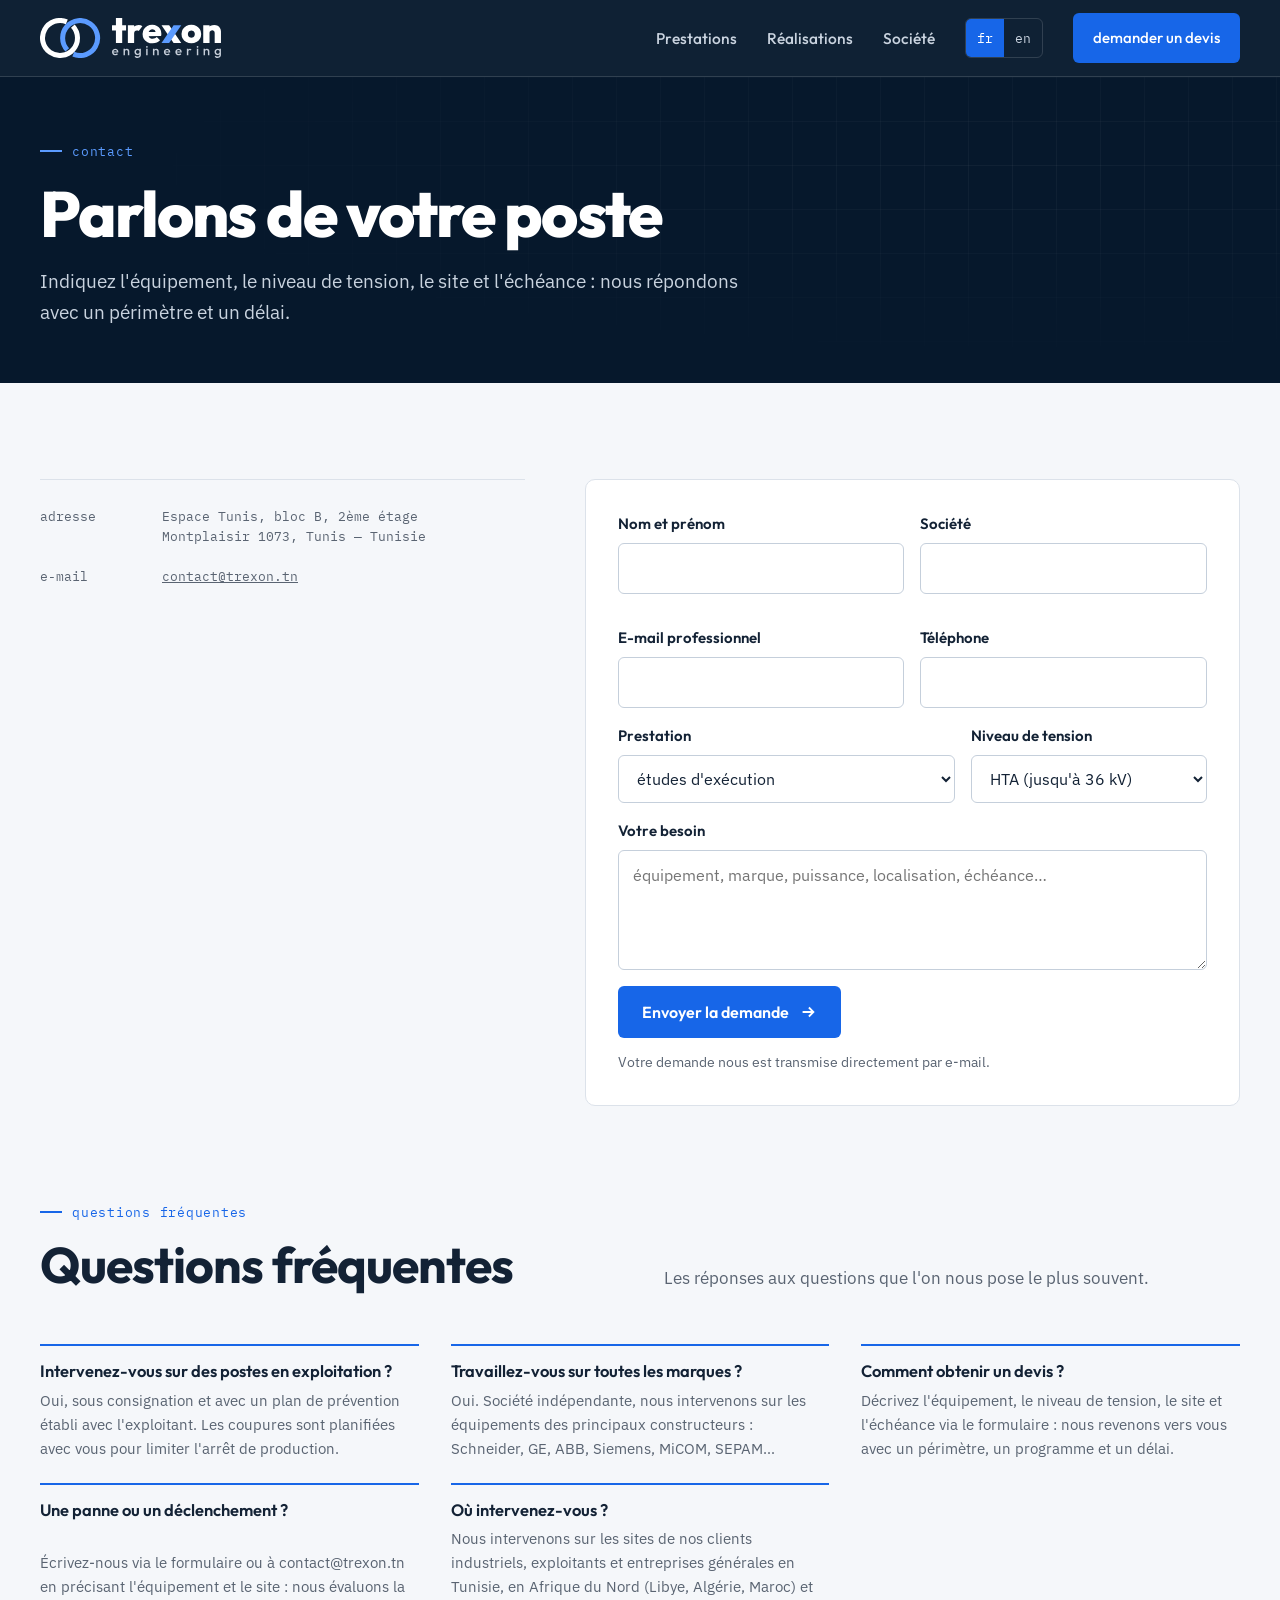
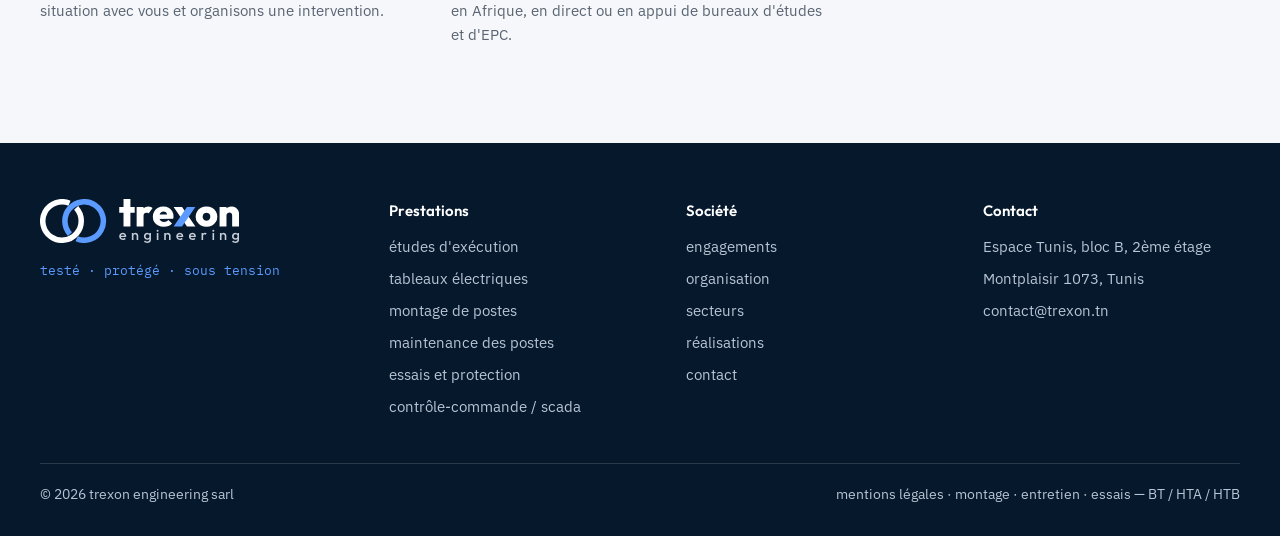
<file: contact.html>
<!doctype html>
<html lang="fr" dir="ltr">
<head>
<meta charset="utf-8">
<meta name="viewport" content="width=device-width, initial-scale=1">
<meta name="theme-color" content="#06182C">
<meta name="description" content="Contactez trexon engineering pour une intervention, une expertise ou un devis sur vos postes électriques BT, HTA ou HTB en Tunisie, en Afrique du Nord ou en Afrique : contact@trexon.tn">
<title>Contact — demande de devis | trexon engineering</title>
<link rel="canonical" href="https://trexon.tn/contact.html">
<meta property="og:type" content="website">
<meta property="og:site_name" content="trexon engineering">
<meta property="og:locale" content="fr_TN">
<meta property="og:title" content="Contact — demande de devis | trexon engineering">
<meta property="og:description" content="Contactez trexon engineering pour une intervention, une expertise ou un devis sur vos postes électriques BT, HTA ou HTB en Tunisie, en Afrique du Nord ou en Afrique : contact@trexon.tn">
<meta property="og:url" content="https://trexon.tn/contact.html">
<meta property="og:image" content="https://trexon.tn/img-9358a857.jpg">
<meta name="twitter:card" content="summary_large_image">
<!-- seo-extra -->
<meta name="keywords" content="ingénierie électrique, postes électriques HTA HTB, montage de postes, maintenance de postes, essais de relais de protection, mise en service, transformateurs de puissance, contrôle-commande, SCADA, IEC 61850, Tunisie, Tunis, Afrique du Nord, Afrique, electrical engineering Tunisia, substation commissioning North Africa">
<meta name="robots" content="index, follow, max-image-preview:large">
<meta name="author" content="trexon engineering">
<meta name="geo.region" content="TN-11">
<meta name="geo.placename" content="Tunis">
<meta name="geo.position" content="36.8065;10.1815">
<meta name="ICBM" content="36.8065, 10.1815">
<meta property="og:locale:alternate" content="en_US">
<meta name="twitter:title" content="Contact — demande de devis | trexon engineering">
<meta name="twitter:description" content="Contactez trexon engineering pour une intervention, une expertise ou un devis sur vos postes électriques BT, HTA ou HTB en Tunisie, en Afrique du Nord ou en Afrique : contact@trexon.tn">
<link rel="alternate" hreflang="fr" href="https://trexon.tn/contact.html">
<link rel="alternate" hreflang="en" href="https://trexon.tn/contact.html?lang=en">
<link rel="alternate" hreflang="x-default" href="https://trexon.tn/contact.html">
<!-- /seo-extra -->
<link rel="icon" href="favicon.svg" type="image/svg+xml">
<link rel="preconnect" href="https://fonts.googleapis.com">
<link rel="preconnect" href="https://fonts.gstatic.com" crossorigin>
<link rel="stylesheet" href="https://fonts.googleapis.com/css2?family=Outfit:wght@500;600;700;800&family=IBM+Plex+Sans:wght@400;500;600&family=IBM+Plex+Mono:wght@500&display=swap">
<link rel="stylesheet" href="site.css">
</head>
<body>
<header class="top">
  <nav class="wrap nav" aria-label="navigation principale">
    <a class="brand" href="accueil.html" aria-label="trexon engineering, accueil"><svg xmlns="http://www.w3.org/2000/svg" viewBox="0 0 803.01 177.50" aria-hidden="true"><g transform="translate(0,-89.44)"><path d="M145.817 125.587A77.613 77.613 0 0 1 44.121 241.688A77.613 77.613 0 0 1 118.909 106.676" fill="none" stroke="#FFFFFF" stroke-width="22.272"/><path d="M120.935 230.790A77.613 77.613 0 0 1 222.630 114.690A77.613 77.613 0 0 1 147.843 249.702" fill="none" stroke="#5B9BFF" stroke-width="22.272"/><g transform="translate(319.65,0)"><path fill="#FFFFFF" d="M17.279999999999998 200.0V89.44H45.12V200.0ZM0.0 144.96V121.76H62.4V144.96Z M70.24 200.0V121.76H98.08V200.0ZM98.08 157.44 85.6 146.88Q90.24 133.6 97.91999999999999 126.88Q105.6 120.16 117.92 120.16Q123.52 120.16 127.6 121.6Q131.68 123.03999999999999 134.56 126.08L118.4 147.68Q117.12 146.24 114.8 145.36Q112.47999999999999 144.48 109.6 144.48Q104.16 144.48 101.12 147.76Q98.08 151.04 98.08 157.44Z M180.32000000000002 201.76Q167.20000000000002 201.76 157.12 196.56Q147.04000000000002 191.36 141.28000000000003 182.08Q135.52 172.8 135.52 160.8Q135.52 148.96 141.12 139.76Q146.72000000000003 130.56 156.40000000000003 125.2Q166.08 119.84 178.24 119.84Q190.08 119.84 199.28000000000003 124.88000000000001Q208.48000000000002 129.92000000000002 213.68 138.8Q218.88 147.68 218.88 159.04Q218.88 161.44 218.64000000000001 163.92000000000002Q218.40000000000003 166.4 217.60000000000002 169.6L148.64000000000001 169.92V152.0L206.56 151.51999999999998L194.08 159.36Q193.92000000000002 152.8 192.16000000000003 148.56Q190.4 144.32 187.04000000000002 142.07999999999998Q183.68 139.84 178.56 139.84Q173.28000000000003 139.84 169.44000000000003 142.4Q165.60000000000002 144.96 163.52000000000004 149.60000000000002Q161.44000000000003 154.24 161.44000000000003 160.8Q161.44000000000003 167.51999999999998 163.68 172.24Q165.92000000000002 176.96 170.08 179.36Q174.24 181.76 180.32000000000002 181.76Q186.08 181.76 190.48000000000002 179.83999999999997Q194.88000000000002 177.92 198.40000000000003 173.92L212.96000000000004 188.48Q207.20000000000002 195.04 198.96000000000004 198.39999999999998Q190.72000000000003 201.76 180.32000000000002 201.76Z M219.52 121.76L253.48 121.76L307.20 200.00L273.24 200.00Z M352.15999999999997 201.76Q339.52 201.76 329.67999999999995 196.39999999999998Q319.84 191.04 314.08 181.68Q308.32 172.32 308.32 160.64Q308.32 148.96 314.0 139.76Q319.68 130.56 329.6 125.2Q339.52 119.84 352.0 119.84Q364.48 119.84 374.32 125.2Q384.15999999999997 130.56 389.91999999999996 139.76Q395.68 148.96 395.68 160.64Q395.68 172.32 390.0 181.68Q384.32 191.04 374.48 196.39999999999998Q364.64 201.76 352.15999999999997 201.76ZM352.0 176.96Q356.64 176.96 360.08 174.96Q363.52 172.96 365.44 169.28Q367.36 165.6 367.36 160.8Q367.36 156.0 365.36 152.4Q363.36 148.8 360.0 146.8Q356.64 144.8 352.0 144.8Q347.52 144.8 344.0 146.88Q340.48 148.96 338.56 152.56Q336.64 156.16 336.64 160.96Q336.64 165.6 338.56 169.28Q340.48 172.96 344.0 174.96Q347.52 176.96 352.0 176.96Z M455.52 200.0V155.84Q455.52 150.4 452.32 147.28Q449.12 144.16 444.15999999999997 144.16Q440.8 144.16 438.15999999999997 145.6Q435.52 147.04 434.08 149.6Q432.64 152.16 432.64 155.84L421.76 150.72Q421.76 141.28 425.91999999999996 134.48Q430.08 127.67999999999999 437.36 123.91999999999999Q444.64 120.16 453.91999999999996 120.16Q462.4 120.16 469.03999999999996 124.08Q475.68 128.0 479.52 134.56Q483.36 141.12 483.36 149.44V200.0ZM404.8 200.0V121.76H432.64V200.0Z"/><path fill="#5B9BFF" d="M219.52 200.00L253.48 200.00L307.20 121.76L273.24 121.76Z"/><path fill="#C5CDD8" d="M14.904719999999998 255.2012Q10.679759999999998 255.2012 7.305659999999999 253.29410000000001Q3.9315599999999993 251.387 1.9657799999999996 248.04224Q0.0 244.69747999999998 0.0 240.53119999999998Q0.0 236.36491999999998 1.9364399999999997 233.0495Q3.8728799999999994 229.73408 7.188299999999998 227.79764Q10.503719999999998 225.8612 14.552639999999997 225.8612Q18.484199999999994 225.8612 21.506219999999992 227.68027999999998Q24.528239999999993 229.49936 26.259299999999996 232.66807999999997Q27.990359999999995 235.83679999999998 27.990359999999995 239.88572Q27.990359999999995 240.58988 27.902339999999995 241.32338Q27.814319999999995 242.05687999999998 27.638279999999995 242.93707999999998H4.5183599999999995V237.65588H24.293519999999994L21.887639999999994 239.76836Q21.770279999999996 237.18644 20.890079999999998 235.42604Q20.009879999999995 233.66564 18.396179999999994 232.72676Q16.782479999999996 231.78788 14.435279999999995 231.78788Q11.970719999999996 231.78788 10.151639999999997 232.84411999999998Q8.332559999999997 233.90035999999998 7.334999999999997 235.80746Q6.337439999999998 237.71456 6.337439999999998 240.35515999999998Q6.337439999999998 242.99576 7.393679999999998 244.99088Q8.449919999999999 246.986 10.386359999999998 248.07157999999998Q12.322799999999997 249.15715999999998 14.846039999999995 249.15715999999998Q17.017199999999995 249.15715999999998 18.865619999999993 248.39432Q20.714039999999994 247.63147999999998 22.004999999999995 246.16448L26.112599999999993 250.33076Q24.058799999999994 252.73664 21.124799999999993 253.96892Q18.190799999999996 255.2012 14.904719999999998 255.2012Z M70.22364 254.6144V238.36004Q70.22364 235.5434 68.4339 233.72431999999998Q66.64416 231.90524 63.82752000000001 231.90524Q61.949760000000005 231.90524 60.48276 232.72676Q59.01576 233.54828 58.19424 235.01528000000002Q57.37272 236.48228 57.37272 238.36004L54.84948000000001 236.95172Q54.84948000000001 233.72431999999998 56.2578 231.23041999999998Q57.66612000000001 228.73651999999998 60.16002 227.29886Q62.65392 225.8612 65.76396 225.8612Q68.93268 225.8612 71.39724000000001 227.4749Q73.8618 229.08859999999999 75.27011999999999 231.64118Q76.67844 234.19376 76.67844 236.95172V254.6144ZM50.91792 254.6144V226.44799999999998H57.37272V254.6144Z M113.16107999999998 266.93719999999996Q108.70139999999999 266.93719999999996 105.35664 265.32349999999997Q102.01187999999999 263.7098 99.95808 260.7758L104.18303999999999 256.55084Q105.88475999999999 258.66332 108.05591999999999 259.71956Q110.22707999999999 260.7758 113.27843999999999 260.7758Q117.09263999999999 260.7758 119.32247999999998 258.81002Q121.55231999999998 256.84424 121.55231999999998 253.4408V246.51656L122.66723999999999 240.29648L121.55231999999998 234.01772V226.44799999999998H128.00712V253.4408Q128.00712 257.48972 126.12935999999999 260.51174Q124.25159999999998 263.53376 120.90683999999999 265.23547999999994Q117.56207999999998 266.93719999999996 113.16107999999998 266.93719999999996ZM112.86768 254.02759999999998Q109.11215999999999 254.02759999999998 106.09013999999999 252.17917999999997Q103.06812 250.33076 101.33706 247.10336Q99.606 243.87596 99.606 239.88572Q99.606 235.89548 101.33706 232.72676Q103.06812 229.55804 106.09013999999999 227.70962Q109.11215999999999 225.8612 112.86768 225.8612Q116.21243999999999 225.8612 118.73567999999999 227.21084Q121.25891999999999 228.56047999999998 122.66723999999999 230.93702Q124.07555999999998 233.31356 124.07555999999998 236.48228V243.40652Q124.07555999999998 246.51656 122.63789999999997 248.92244Q121.20023999999998 251.32832 118.67699999999999 252.67795999999998Q116.15375999999999 254.02759999999998 112.86768 254.02759999999998ZM114.15863999999999 247.92488Q116.50583999999999 247.92488 118.26623999999998 246.92732Q120.02663999999999 245.92976 120.99485999999999 244.14002Q121.96307999999999 242.35028 121.96307999999999 239.9444Q121.96307999999999 237.53852 120.99485999999999 235.74878Q120.02663999999999 233.95904 118.26623999999998 232.96148Q116.50583999999999 231.96392 114.15863999999999 231.96392Q111.81143999999999 231.96392 110.02169999999998 232.96148Q108.23195999999999 233.95904 107.2344 235.74878Q106.23683999999999 237.53852 106.23683999999999 239.9444Q106.23683999999999 242.2916 107.2344 244.11068Q108.23195999999999 245.92976 110.02169999999998 246.92732Q111.81143999999999 247.92488 114.15863999999999 247.92488Z M151.52148000000003 254.6144V226.44799999999998H157.97628000000003V254.6144ZM154.74888 221.28415999999999Q153.10584000000003 221.28415999999999 152.02026 220.16924Q150.93468000000001 219.05432 150.93468000000001 217.41128Q150.93468000000001 215.76824 152.02026 214.65332Q153.10584000000003 213.5384 154.74888 213.5384Q156.45060000000004 213.5384 157.50684 214.65332Q158.56308 215.76824 158.56308 217.41128Q158.56308 219.05432 157.50684 220.16924Q156.45060000000004 221.28415999999999 154.74888 221.28415999999999Z M200.79636000000002 254.6144V238.36004Q200.79636000000002 235.5434 199.00662000000003 233.72431999999998Q197.21688000000003 231.90524 194.40024000000003 231.90524Q192.52248000000003 231.90524 191.05548000000005 232.72676Q189.58848000000003 233.54828 188.76696000000004 235.01528000000002Q187.94544000000002 236.48228 187.94544000000002 238.36004L185.42220000000003 236.95172Q185.42220000000003 233.72431999999998 186.83052000000004 231.23041999999998Q188.23884 228.73651999999998 190.73274000000004 227.29886Q193.22664000000003 225.8612 196.33668000000003 225.8612Q199.5054 225.8612 201.96996000000001 227.4749Q204.43452000000002 229.08859999999999 205.84284000000002 231.64118Q207.25116000000003 234.19376 207.25116000000003 236.95172V254.6144ZM181.49064 254.6144V226.44799999999998H187.94544000000002V254.6144Z M245.08344 255.2012Q240.85848 255.2012 237.48438 253.29410000000001Q234.11028 251.387 232.1445 248.04224Q230.17872 244.69747999999998 230.17872 240.53119999999998Q230.17872 236.36491999999998 232.11516 233.0495Q234.0516 229.73408 237.36702 227.79764Q240.68243999999999 225.8612 244.73136 225.8612Q248.66291999999999 225.8612 251.68493999999998 227.68027999999998Q254.70695999999998 229.49936 256.43802 232.66807999999997Q258.16908 235.83679999999998 258.16908 239.88572Q258.16908 240.58988 258.08106 241.32338Q257.99304 242.05687999999998 257.817 242.93707999999998H234.69708V237.65588H254.47224L252.06635999999997 239.76836Q251.94899999999998 237.18644 251.06879999999998 235.42604Q250.18859999999998 233.66564 248.57489999999999 232.72676Q246.9612 231.78788 244.61399999999998 231.78788Q242.14944 231.78788 240.33035999999998 232.84411999999998Q238.51128 233.90035999999998 237.51371999999998 235.80746Q236.51615999999999 237.71456 236.51615999999999 240.35515999999998Q236.51615999999999 242.99576 237.5724 244.99088Q238.62864 246.986 240.56508 248.07157999999998Q242.50152 249.15715999999998 245.02476 249.15715999999998Q247.19592 249.15715999999998 249.04433999999998 248.39432Q250.89275999999998 247.63147999999998 252.18372 246.16448L256.29132 250.33076Q254.23752 252.73664 251.30352 253.96892Q248.36952 255.2012 245.08344 255.2012Z M296.00136 255.2012Q291.77639999999997 255.2012 288.40229999999997 253.29410000000001Q285.02819999999997 251.387 283.06242 248.04224Q281.09664 244.69747999999998 281.09664 240.53119999999998Q281.09664 236.36491999999998 283.03308 233.0495Q284.96952 229.73408 288.28494 227.79764Q291.60035999999997 225.8612 295.64928 225.8612Q299.58083999999997 225.8612 302.60285999999996 227.68027999999998Q305.62487999999996 229.49936 307.35594 232.66807999999997Q309.087 235.83679999999998 309.087 239.88572Q309.087 240.58988 308.99897999999996 241.32338Q308.91096 242.05687999999998 308.73492 242.93707999999998H285.61499999999995V237.65588H305.39016L302.98427999999996 239.76836Q302.86692 237.18644 301.98672 235.42604Q301.10652 233.66564 299.49281999999994 232.72676Q297.87911999999994 231.78788 295.53191999999996 231.78788Q293.06735999999995 231.78788 291.24827999999997 232.84411999999998Q289.4292 233.90035999999998 288.43164 235.80746Q287.43408 237.71456 287.43408 240.35515999999998Q287.43408 242.99576 288.49032 244.99088Q289.54656 246.986 291.48299999999995 248.07157999999998Q293.41943999999995 249.15715999999998 295.94268 249.15715999999998Q298.11384 249.15715999999998 299.96226 248.39432Q301.81068 247.63147999999998 303.10164 246.16448L307.20923999999997 250.33076Q305.15544 252.73664 302.22144 253.96892Q299.28743999999995 255.2012 296.00136 255.2012Z M332.01455999999996 254.6144V226.44799999999998H338.46936V254.6144ZM338.46936 238.94683999999998 336.23951999999997 237.83192Q336.23951999999997 232.49204 338.61605999999995 229.17662Q340.9926 225.8612 345.80436 225.8612Q347.91684 225.8612 349.61856 226.62403999999998Q351.32027999999997 227.38688 352.78727999999995 229.08859999999999L348.56231999999994 233.43092Q347.79947999999996 232.6094 346.8606 232.25732Q345.92172 231.90524 344.68944 231.90524Q341.99015999999995 231.90524 340.22975999999994 233.60696Q338.46936 235.30867999999998 338.46936 238.94683999999998Z M376.30164 254.6144V226.44799999999998H382.75644V254.6144ZM379.52904 221.28415999999999Q377.88599999999997 221.28415999999999 376.80042 220.16924Q375.71484 219.05432 375.71484 217.41128Q375.71484 215.76824 376.80042 214.65332Q377.88599999999997 213.5384 379.52904 213.5384Q381.23076 213.5384 382.287 214.65332Q383.34324 215.76824 383.34324 217.41128Q383.34324 219.05432 382.287 220.16924Q381.23076 221.28415999999999 379.52904 221.28415999999999Z M425.57652 254.6144V238.36004Q425.57652 235.5434 423.78678 233.72431999999998Q421.99704 231.90524 419.1804 231.90524Q417.30264 231.90524 415.83564 232.72676Q414.36864 233.54828 413.54712000000006 235.01528000000002Q412.72560000000004 236.48228 412.72560000000004 238.36004L410.20236 236.95172Q410.20236 233.72431999999998 411.61068 231.23041999999998Q413.019 228.73651999999998 415.5129 227.29886Q418.0068 225.8612 421.11684 225.8612Q424.28556000000003 225.8612 426.75012000000004 227.4749Q429.21468000000004 229.08859999999999 430.62300000000005 231.64118Q432.03132 234.19376 432.03132 236.95172V254.6144ZM406.2708 254.6144V226.44799999999998H412.72560000000004V254.6144Z M468.51396 266.93719999999996Q464.05428 266.93719999999996 460.70952 265.32349999999997Q457.36476 263.7098 455.31096 260.7758L459.53592000000003 256.55084Q461.23764 258.66332 463.40880000000004 259.71956Q465.57996 260.7758 468.63132 260.7758Q472.44552 260.7758 474.67536 258.81002Q476.90520000000004 256.84424 476.90520000000004 253.4408V246.51656L478.02012 240.29648L476.90520000000004 234.01772V226.44799999999998H483.36V253.4408Q483.36 257.48972 481.48224000000005 260.51174Q479.60448 263.53376 476.25972 265.23547999999994Q472.91496 266.93719999999996 468.51396 266.93719999999996ZM468.22056000000003 254.02759999999998Q464.46504000000004 254.02759999999998 461.44302000000005 252.17917999999997Q458.421 250.33076 456.68994 247.10336Q454.95888 243.87596 454.95888 239.88572Q454.95888 235.89548 456.68994 232.72676Q458.421 229.55804 461.44302000000005 227.70962Q464.46504000000004 225.8612 468.22056000000003 225.8612Q471.56532000000004 225.8612 474.08856000000003 227.21084Q476.6118 228.56047999999998 478.02012 230.93702Q479.42844 233.31356 479.42844 236.48228V243.40652Q479.42844 246.51656 477.99078000000003 248.92244Q476.55312000000004 251.32832 474.02988000000005 252.67795999999998Q471.50664 254.02759999999998 468.22056000000003 254.02759999999998ZM469.51152 247.92488Q471.85872 247.92488 473.61912 246.92732Q475.37952 245.92976 476.34774000000004 244.14002Q477.31596 242.35028 477.31596 239.9444Q477.31596 237.53852 476.34774000000004 235.74878Q475.37952 233.95904 473.61912 232.96148Q471.85872 231.96392 469.51152 231.96392Q467.16432000000003 231.96392 465.37458000000004 232.96148Q463.58484000000004 233.95904 462.58728 235.74878Q461.58972 237.53852 461.58972 239.9444Q461.58972 242.2916 462.58728 244.11068Q463.58484000000004 245.92976 465.37458000000004 246.92732Q467.16432000000003 247.92488 469.51152 247.92488Z"/></g></g></svg></a>
    <button class="burger" id="burger" aria-label="ouvrir le menu" aria-expanded="false" aria-controls="links">
      <svg width="20" height="20" viewBox="0 0 20 20" fill="none" stroke="currentColor" stroke-width="2" aria-hidden="true"><path d="M2 5h16M2 10h16M2 15h16"/></svg>
    </button>
    <div class="links" id="links">
      <a href="prestations.html">prestations</a><a href="realisations.html">réalisations</a><a href="societe.html">société</a>
      <div class="lang" role="group" aria-label="langue"><button type="button" data-lang="fr" lang="fr">fr</button><button type="button" data-lang="en" lang="en">en</button></div>
      <a class="btn btn-p" href="contact.html" aria-current="page">demander un devis</a>
    </div>
  </nav>
</header>
<main>
<section class="phead on-dark">
  <div class="wrap phead-in">
    <div class="eyebrow">contact</div>
    <h1>parlons de votre poste</h1>
    <p class="lead">Indiquez l'équipement, le niveau de tension, le site et l'échéance : nous répondons avec un périmètre et un délai.</p>
  </div>
</section><section class="sec" id="contact">
  <div class="wrap contact">
    <div>
      <div class="coord">
        <div><span>adresse</span><span>Espace Tunis, bloc B, 2ème étage<br>Montplaisir 1073, Tunis — Tunisie</span></div>
        <div><span>e-mail</span><span><a href="mailto:contact@trexon.tn">contact@trexon.tn</a></span></div>
      </div>
    </div>
    <form id="f" novalidate><input type="text" name="_honey" tabindex="-1" autocomplete="off" aria-hidden="true" style="position:absolute;left:-9999px;width:1px;height:1px;opacity:0">
      <div class="grid2">
        <div class="field"><label for="nom">nom et prénom</label><input id="nom" name="nom" autocomplete="name" required></div>
        <div class="field"><label for="soc">société</label><input id="soc" name="soc" autocomplete="organization"></div>
        <div class="field"><label for="mail">e-mail professionnel</label><input id="mail" name="mail" type="email" autocomplete="email" required></div>
        <div class="field"><label for="tel">téléphone</label><input id="tel" name="tel" type="tel" autocomplete="tel"></div>
      </div>
      <div class="grid2">
        <div class="field"><label for="obj">prestation</label>
          <select id="obj" name="obj">
            <option>études d'exécution</option><option>tableaux électriques</option><option>montage de poste</option><option>maintenance de poste / transformateur</option><option>essais et protection</option><option>contrôle-commande / scada</option><option>autre</option>
          </select></div>
        <div class="field"><label for="u">niveau de tension</label>
          <select id="u" name="u"><option>BT</option><option selected>HTA (jusqu'à 36 kV)</option><option>HTB</option><option>je ne sais pas</option></select></div>
      </div>
      <div class="field"><label for="msg">votre besoin</label><textarea id="msg" name="msg" required placeholder="équipement, marque, puissance, localisation, échéance…"></textarea></div>
      <button class="btn btn-p" type="submit"><span>envoyer la demande</span>
        <svg viewBox="0 0 20 20" fill="none" stroke="currentColor" stroke-width="2" aria-hidden="true"><path d="M4 10h12M11 5l5 5-5 5"/></svg></button>
      <p class="note" id="note" role="status">Votre demande nous est transmise directement par e-mail.</p>
    </form>
  </div>
</section><section class="sec" id="faq" style="padding-top:0">
  <div class="wrap">
    <div class="head">
      <div><div class="eyebrow">questions fréquentes</div><h2>questions fréquentes</h2></div>
      <p>Les réponses aux questions que l'on nous pose le plus souvent.</p>
    </div>
    <div class="eq-grid">
      <div><b>intervenez-vous sur des postes en exploitation ?</b><span>Oui, sous consignation et avec un plan de prévention établi avec l'exploitant. Les coupures sont planifiées avec vous pour limiter l'arrêt de production.</span></div>
      <div><b>travaillez-vous sur toutes les marques ?</b><span>Oui. Société indépendante, nous intervenons sur les équipements des principaux constructeurs : Schneider, GE, ABB, Siemens, MiCOM, SEPAM…</span></div>
      <div><b>comment obtenir un devis ?</b><span>Décrivez l'équipement, le niveau de tension, le site et l'échéance via le formulaire : nous revenons vers vous avec un périmètre, un programme et un délai.</span></div>
      <div><b>une panne ou un déclenchement ?</b><span>Écrivez-nous via le formulaire ou à contact@trexon.tn en précisant l'équipement et le site : nous évaluons la situation avec vous et organisons une intervention.</span></div>
      <div><b>où intervenez-vous ?</b><span>Nous intervenons sur les sites de nos clients industriels, exploitants et entreprises générales en Tunisie, en Afrique du Nord (Libye, Algérie, Maroc) et en Afrique, en direct ou en appui de bureaux d'études et d'EPC.</span></div>
    </div>
  </div>
</section>
</main>
<footer class="on-dark">
  <div class="wrap">
    <div class="f-top">
      <div><svg xmlns="http://www.w3.org/2000/svg" viewBox="0 0 803.01 177.50" role="img" aria-label="trexon engineering"><g transform="translate(0,-89.44)"><path d="M145.817 125.587A77.613 77.613 0 0 1 44.121 241.688A77.613 77.613 0 0 1 118.909 106.676" fill="none" stroke="#FFFFFF" stroke-width="22.272"/><path d="M120.935 230.790A77.613 77.613 0 0 1 222.630 114.690A77.613 77.613 0 0 1 147.843 249.702" fill="none" stroke="#5B9BFF" stroke-width="22.272"/><g transform="translate(319.65,0)"><path fill="#FFFFFF" d="M17.279999999999998 200.0V89.44H45.12V200.0ZM0.0 144.96V121.76H62.4V144.96Z M70.24 200.0V121.76H98.08V200.0ZM98.08 157.44 85.6 146.88Q90.24 133.6 97.91999999999999 126.88Q105.6 120.16 117.92 120.16Q123.52 120.16 127.6 121.6Q131.68 123.03999999999999 134.56 126.08L118.4 147.68Q117.12 146.24 114.8 145.36Q112.47999999999999 144.48 109.6 144.48Q104.16 144.48 101.12 147.76Q98.08 151.04 98.08 157.44Z M180.32000000000002 201.76Q167.20000000000002 201.76 157.12 196.56Q147.04000000000002 191.36 141.28000000000003 182.08Q135.52 172.8 135.52 160.8Q135.52 148.96 141.12 139.76Q146.72000000000003 130.56 156.40000000000003 125.2Q166.08 119.84 178.24 119.84Q190.08 119.84 199.28000000000003 124.88000000000001Q208.48000000000002 129.92000000000002 213.68 138.8Q218.88 147.68 218.88 159.04Q218.88 161.44 218.64000000000001 163.92000000000002Q218.40000000000003 166.4 217.60000000000002 169.6L148.64000000000001 169.92V152.0L206.56 151.51999999999998L194.08 159.36Q193.92000000000002 152.8 192.16000000000003 148.56Q190.4 144.32 187.04000000000002 142.07999999999998Q183.68 139.84 178.56 139.84Q173.28000000000003 139.84 169.44000000000003 142.4Q165.60000000000002 144.96 163.52000000000004 149.60000000000002Q161.44000000000003 154.24 161.44000000000003 160.8Q161.44000000000003 167.51999999999998 163.68 172.24Q165.92000000000002 176.96 170.08 179.36Q174.24 181.76 180.32000000000002 181.76Q186.08 181.76 190.48000000000002 179.83999999999997Q194.88000000000002 177.92 198.40000000000003 173.92L212.96000000000004 188.48Q207.20000000000002 195.04 198.96000000000004 198.39999999999998Q190.72000000000003 201.76 180.32000000000002 201.76Z M219.52 121.76L253.48 121.76L307.20 200.00L273.24 200.00Z M352.15999999999997 201.76Q339.52 201.76 329.67999999999995 196.39999999999998Q319.84 191.04 314.08 181.68Q308.32 172.32 308.32 160.64Q308.32 148.96 314.0 139.76Q319.68 130.56 329.6 125.2Q339.52 119.84 352.0 119.84Q364.48 119.84 374.32 125.2Q384.15999999999997 130.56 389.91999999999996 139.76Q395.68 148.96 395.68 160.64Q395.68 172.32 390.0 181.68Q384.32 191.04 374.48 196.39999999999998Q364.64 201.76 352.15999999999997 201.76ZM352.0 176.96Q356.64 176.96 360.08 174.96Q363.52 172.96 365.44 169.28Q367.36 165.6 367.36 160.8Q367.36 156.0 365.36 152.4Q363.36 148.8 360.0 146.8Q356.64 144.8 352.0 144.8Q347.52 144.8 344.0 146.88Q340.48 148.96 338.56 152.56Q336.64 156.16 336.64 160.96Q336.64 165.6 338.56 169.28Q340.48 172.96 344.0 174.96Q347.52 176.96 352.0 176.96Z M455.52 200.0V155.84Q455.52 150.4 452.32 147.28Q449.12 144.16 444.15999999999997 144.16Q440.8 144.16 438.15999999999997 145.6Q435.52 147.04 434.08 149.6Q432.64 152.16 432.64 155.84L421.76 150.72Q421.76 141.28 425.91999999999996 134.48Q430.08 127.67999999999999 437.36 123.91999999999999Q444.64 120.16 453.91999999999996 120.16Q462.4 120.16 469.03999999999996 124.08Q475.68 128.0 479.52 134.56Q483.36 141.12 483.36 149.44V200.0ZM404.8 200.0V121.76H432.64V200.0Z"/><path fill="#5B9BFF" d="M219.52 200.00L253.48 200.00L307.20 121.76L273.24 121.76Z"/><path fill="#C5CDD8" d="M14.904719999999998 255.2012Q10.679759999999998 255.2012 7.305659999999999 253.29410000000001Q3.9315599999999993 251.387 1.9657799999999996 248.04224Q0.0 244.69747999999998 0.0 240.53119999999998Q0.0 236.36491999999998 1.9364399999999997 233.0495Q3.8728799999999994 229.73408 7.188299999999998 227.79764Q10.503719999999998 225.8612 14.552639999999997 225.8612Q18.484199999999994 225.8612 21.506219999999992 227.68027999999998Q24.528239999999993 229.49936 26.259299999999996 232.66807999999997Q27.990359999999995 235.83679999999998 27.990359999999995 239.88572Q27.990359999999995 240.58988 27.902339999999995 241.32338Q27.814319999999995 242.05687999999998 27.638279999999995 242.93707999999998H4.5183599999999995V237.65588H24.293519999999994L21.887639999999994 239.76836Q21.770279999999996 237.18644 20.890079999999998 235.42604Q20.009879999999995 233.66564 18.396179999999994 232.72676Q16.782479999999996 231.78788 14.435279999999995 231.78788Q11.970719999999996 231.78788 10.151639999999997 232.84411999999998Q8.332559999999997 233.90035999999998 7.334999999999997 235.80746Q6.337439999999998 237.71456 6.337439999999998 240.35515999999998Q6.337439999999998 242.99576 7.393679999999998 244.99088Q8.449919999999999 246.986 10.386359999999998 248.07157999999998Q12.322799999999997 249.15715999999998 14.846039999999995 249.15715999999998Q17.017199999999995 249.15715999999998 18.865619999999993 248.39432Q20.714039999999994 247.63147999999998 22.004999999999995 246.16448L26.112599999999993 250.33076Q24.058799999999994 252.73664 21.124799999999993 253.96892Q18.190799999999996 255.2012 14.904719999999998 255.2012Z M70.22364 254.6144V238.36004Q70.22364 235.5434 68.4339 233.72431999999998Q66.64416 231.90524 63.82752000000001 231.90524Q61.949760000000005 231.90524 60.48276 232.72676Q59.01576 233.54828 58.19424 235.01528000000002Q57.37272 236.48228 57.37272 238.36004L54.84948000000001 236.95172Q54.84948000000001 233.72431999999998 56.2578 231.23041999999998Q57.66612000000001 228.73651999999998 60.16002 227.29886Q62.65392 225.8612 65.76396 225.8612Q68.93268 225.8612 71.39724000000001 227.4749Q73.8618 229.08859999999999 75.27011999999999 231.64118Q76.67844 234.19376 76.67844 236.95172V254.6144ZM50.91792 254.6144V226.44799999999998H57.37272V254.6144Z M113.16107999999998 266.93719999999996Q108.70139999999999 266.93719999999996 105.35664 265.32349999999997Q102.01187999999999 263.7098 99.95808 260.7758L104.18303999999999 256.55084Q105.88475999999999 258.66332 108.05591999999999 259.71956Q110.22707999999999 260.7758 113.27843999999999 260.7758Q117.09263999999999 260.7758 119.32247999999998 258.81002Q121.55231999999998 256.84424 121.55231999999998 253.4408V246.51656L122.66723999999999 240.29648L121.55231999999998 234.01772V226.44799999999998H128.00712V253.4408Q128.00712 257.48972 126.12935999999999 260.51174Q124.25159999999998 263.53376 120.90683999999999 265.23547999999994Q117.56207999999998 266.93719999999996 113.16107999999998 266.93719999999996ZM112.86768 254.02759999999998Q109.11215999999999 254.02759999999998 106.09013999999999 252.17917999999997Q103.06812 250.33076 101.33706 247.10336Q99.606 243.87596 99.606 239.88572Q99.606 235.89548 101.33706 232.72676Q103.06812 229.55804 106.09013999999999 227.70962Q109.11215999999999 225.8612 112.86768 225.8612Q116.21243999999999 225.8612 118.73567999999999 227.21084Q121.25891999999999 228.56047999999998 122.66723999999999 230.93702Q124.07555999999998 233.31356 124.07555999999998 236.48228V243.40652Q124.07555999999998 246.51656 122.63789999999997 248.92244Q121.20023999999998 251.32832 118.67699999999999 252.67795999999998Q116.15375999999999 254.02759999999998 112.86768 254.02759999999998ZM114.15863999999999 247.92488Q116.50583999999999 247.92488 118.26623999999998 246.92732Q120.02663999999999 245.92976 120.99485999999999 244.14002Q121.96307999999999 242.35028 121.96307999999999 239.9444Q121.96307999999999 237.53852 120.99485999999999 235.74878Q120.02663999999999 233.95904 118.26623999999998 232.96148Q116.50583999999999 231.96392 114.15863999999999 231.96392Q111.81143999999999 231.96392 110.02169999999998 232.96148Q108.23195999999999 233.95904 107.2344 235.74878Q106.23683999999999 237.53852 106.23683999999999 239.9444Q106.23683999999999 242.2916 107.2344 244.11068Q108.23195999999999 245.92976 110.02169999999998 246.92732Q111.81143999999999 247.92488 114.15863999999999 247.92488Z M151.52148000000003 254.6144V226.44799999999998H157.97628000000003V254.6144ZM154.74888 221.28415999999999Q153.10584000000003 221.28415999999999 152.02026 220.16924Q150.93468000000001 219.05432 150.93468000000001 217.41128Q150.93468000000001 215.76824 152.02026 214.65332Q153.10584000000003 213.5384 154.74888 213.5384Q156.45060000000004 213.5384 157.50684 214.65332Q158.56308 215.76824 158.56308 217.41128Q158.56308 219.05432 157.50684 220.16924Q156.45060000000004 221.28415999999999 154.74888 221.28415999999999Z M200.79636000000002 254.6144V238.36004Q200.79636000000002 235.5434 199.00662000000003 233.72431999999998Q197.21688000000003 231.90524 194.40024000000003 231.90524Q192.52248000000003 231.90524 191.05548000000005 232.72676Q189.58848000000003 233.54828 188.76696000000004 235.01528000000002Q187.94544000000002 236.48228 187.94544000000002 238.36004L185.42220000000003 236.95172Q185.42220000000003 233.72431999999998 186.83052000000004 231.23041999999998Q188.23884 228.73651999999998 190.73274000000004 227.29886Q193.22664000000003 225.8612 196.33668000000003 225.8612Q199.5054 225.8612 201.96996000000001 227.4749Q204.43452000000002 229.08859999999999 205.84284000000002 231.64118Q207.25116000000003 234.19376 207.25116000000003 236.95172V254.6144ZM181.49064 254.6144V226.44799999999998H187.94544000000002V254.6144Z M245.08344 255.2012Q240.85848 255.2012 237.48438 253.29410000000001Q234.11028 251.387 232.1445 248.04224Q230.17872 244.69747999999998 230.17872 240.53119999999998Q230.17872 236.36491999999998 232.11516 233.0495Q234.0516 229.73408 237.36702 227.79764Q240.68243999999999 225.8612 244.73136 225.8612Q248.66291999999999 225.8612 251.68493999999998 227.68027999999998Q254.70695999999998 229.49936 256.43802 232.66807999999997Q258.16908 235.83679999999998 258.16908 239.88572Q258.16908 240.58988 258.08106 241.32338Q257.99304 242.05687999999998 257.817 242.93707999999998H234.69708V237.65588H254.47224L252.06635999999997 239.76836Q251.94899999999998 237.18644 251.06879999999998 235.42604Q250.18859999999998 233.66564 248.57489999999999 232.72676Q246.9612 231.78788 244.61399999999998 231.78788Q242.14944 231.78788 240.33035999999998 232.84411999999998Q238.51128 233.90035999999998 237.51371999999998 235.80746Q236.51615999999999 237.71456 236.51615999999999 240.35515999999998Q236.51615999999999 242.99576 237.5724 244.99088Q238.62864 246.986 240.56508 248.07157999999998Q242.50152 249.15715999999998 245.02476 249.15715999999998Q247.19592 249.15715999999998 249.04433999999998 248.39432Q250.89275999999998 247.63147999999998 252.18372 246.16448L256.29132 250.33076Q254.23752 252.73664 251.30352 253.96892Q248.36952 255.2012 245.08344 255.2012Z M296.00136 255.2012Q291.77639999999997 255.2012 288.40229999999997 253.29410000000001Q285.02819999999997 251.387 283.06242 248.04224Q281.09664 244.69747999999998 281.09664 240.53119999999998Q281.09664 236.36491999999998 283.03308 233.0495Q284.96952 229.73408 288.28494 227.79764Q291.60035999999997 225.8612 295.64928 225.8612Q299.58083999999997 225.8612 302.60285999999996 227.68027999999998Q305.62487999999996 229.49936 307.35594 232.66807999999997Q309.087 235.83679999999998 309.087 239.88572Q309.087 240.58988 308.99897999999996 241.32338Q308.91096 242.05687999999998 308.73492 242.93707999999998H285.61499999999995V237.65588H305.39016L302.98427999999996 239.76836Q302.86692 237.18644 301.98672 235.42604Q301.10652 233.66564 299.49281999999994 232.72676Q297.87911999999994 231.78788 295.53191999999996 231.78788Q293.06735999999995 231.78788 291.24827999999997 232.84411999999998Q289.4292 233.90035999999998 288.43164 235.80746Q287.43408 237.71456 287.43408 240.35515999999998Q287.43408 242.99576 288.49032 244.99088Q289.54656 246.986 291.48299999999995 248.07157999999998Q293.41943999999995 249.15715999999998 295.94268 249.15715999999998Q298.11384 249.15715999999998 299.96226 248.39432Q301.81068 247.63147999999998 303.10164 246.16448L307.20923999999997 250.33076Q305.15544 252.73664 302.22144 253.96892Q299.28743999999995 255.2012 296.00136 255.2012Z M332.01455999999996 254.6144V226.44799999999998H338.46936V254.6144ZM338.46936 238.94683999999998 336.23951999999997 237.83192Q336.23951999999997 232.49204 338.61605999999995 229.17662Q340.9926 225.8612 345.80436 225.8612Q347.91684 225.8612 349.61856 226.62403999999998Q351.32027999999997 227.38688 352.78727999999995 229.08859999999999L348.56231999999994 233.43092Q347.79947999999996 232.6094 346.8606 232.25732Q345.92172 231.90524 344.68944 231.90524Q341.99015999999995 231.90524 340.22975999999994 233.60696Q338.46936 235.30867999999998 338.46936 238.94683999999998Z M376.30164 254.6144V226.44799999999998H382.75644V254.6144ZM379.52904 221.28415999999999Q377.88599999999997 221.28415999999999 376.80042 220.16924Q375.71484 219.05432 375.71484 217.41128Q375.71484 215.76824 376.80042 214.65332Q377.88599999999997 213.5384 379.52904 213.5384Q381.23076 213.5384 382.287 214.65332Q383.34324 215.76824 383.34324 217.41128Q383.34324 219.05432 382.287 220.16924Q381.23076 221.28415999999999 379.52904 221.28415999999999Z M425.57652 254.6144V238.36004Q425.57652 235.5434 423.78678 233.72431999999998Q421.99704 231.90524 419.1804 231.90524Q417.30264 231.90524 415.83564 232.72676Q414.36864 233.54828 413.54712000000006 235.01528000000002Q412.72560000000004 236.48228 412.72560000000004 238.36004L410.20236 236.95172Q410.20236 233.72431999999998 411.61068 231.23041999999998Q413.019 228.73651999999998 415.5129 227.29886Q418.0068 225.8612 421.11684 225.8612Q424.28556000000003 225.8612 426.75012000000004 227.4749Q429.21468000000004 229.08859999999999 430.62300000000005 231.64118Q432.03132 234.19376 432.03132 236.95172V254.6144ZM406.2708 254.6144V226.44799999999998H412.72560000000004V254.6144Z M468.51396 266.93719999999996Q464.05428 266.93719999999996 460.70952 265.32349999999997Q457.36476 263.7098 455.31096 260.7758L459.53592000000003 256.55084Q461.23764 258.66332 463.40880000000004 259.71956Q465.57996 260.7758 468.63132 260.7758Q472.44552 260.7758 474.67536 258.81002Q476.90520000000004 256.84424 476.90520000000004 253.4408V246.51656L478.02012 240.29648L476.90520000000004 234.01772V226.44799999999998H483.36V253.4408Q483.36 257.48972 481.48224000000005 260.51174Q479.60448 263.53376 476.25972 265.23547999999994Q472.91496 266.93719999999996 468.51396 266.93719999999996ZM468.22056000000003 254.02759999999998Q464.46504000000004 254.02759999999998 461.44302000000005 252.17917999999997Q458.421 250.33076 456.68994 247.10336Q454.95888 243.87596 454.95888 239.88572Q454.95888 235.89548 456.68994 232.72676Q458.421 229.55804 461.44302000000005 227.70962Q464.46504000000004 225.8612 468.22056000000003 225.8612Q471.56532000000004 225.8612 474.08856000000003 227.21084Q476.6118 228.56047999999998 478.02012 230.93702Q479.42844 233.31356 479.42844 236.48228V243.40652Q479.42844 246.51656 477.99078000000003 248.92244Q476.55312000000004 251.32832 474.02988000000005 252.67795999999998Q471.50664 254.02759999999998 468.22056000000003 254.02759999999998ZM469.51152 247.92488Q471.85872 247.92488 473.61912 246.92732Q475.37952 245.92976 476.34774000000004 244.14002Q477.31596 242.35028 477.31596 239.9444Q477.31596 237.53852 476.34774000000004 235.74878Q475.37952 233.95904 473.61912 232.96148Q471.85872 231.96392 469.51152 231.96392Q467.16432000000003 231.96392 465.37458000000004 232.96148Q463.58484000000004 233.95904 462.58728 235.74878Q461.58972 237.53852 461.58972 239.9444Q461.58972 242.2916 462.58728 244.11068Q463.58484000000004 245.92976 465.37458000000004 246.92732Q467.16432000000003 247.92488 469.51152 247.92488Z"/></g></g></svg><div class="f-tag">testé · protégé · sous tension</div></div>
      <div><h5>prestations</h5><ul><li><a href="prestations.html#s1">études d'exécution</a></li><li><a href="prestations.html#s2">tableaux électriques</a></li><li><a href="prestations.html#s3">montage de postes</a></li><li><a href="prestations.html#s4">maintenance des postes</a></li><li><a href="prestations.html#s5">essais et protection</a></li><li><a href="prestations.html#s6">contrôle-commande / scada</a></li></ul></div>
      <div><h5>société</h5><ul><li><a href="societe.html#capacites">engagements</a></li><li><a href="societe.html#organisation">organisation</a></li><li><a href="societe.html#secteurs">secteurs</a></li><li><a href="realisations.html">réalisations</a></li><li><a href="contact.html">contact</a></li></ul></div>
      <div><h5>contact</h5><ul><li>Espace Tunis, bloc B, 2ème étage</li><li>Montplaisir 1073, Tunis</li><li><a href="mailto:contact@trexon.tn">contact@trexon.tn</a></li></ul></div>
    </div>
    <div class="f-bot"><span>© <span id="y">2026</span> trexon engineering sarl</span><span><a href="mentions-legales.html">mentions légales</a> · montage · entretien · essais — BT / HTA / HTB</span></div>
  </div>
</footer>
<script src="site.js"></script>
</body>
</html>
</file>
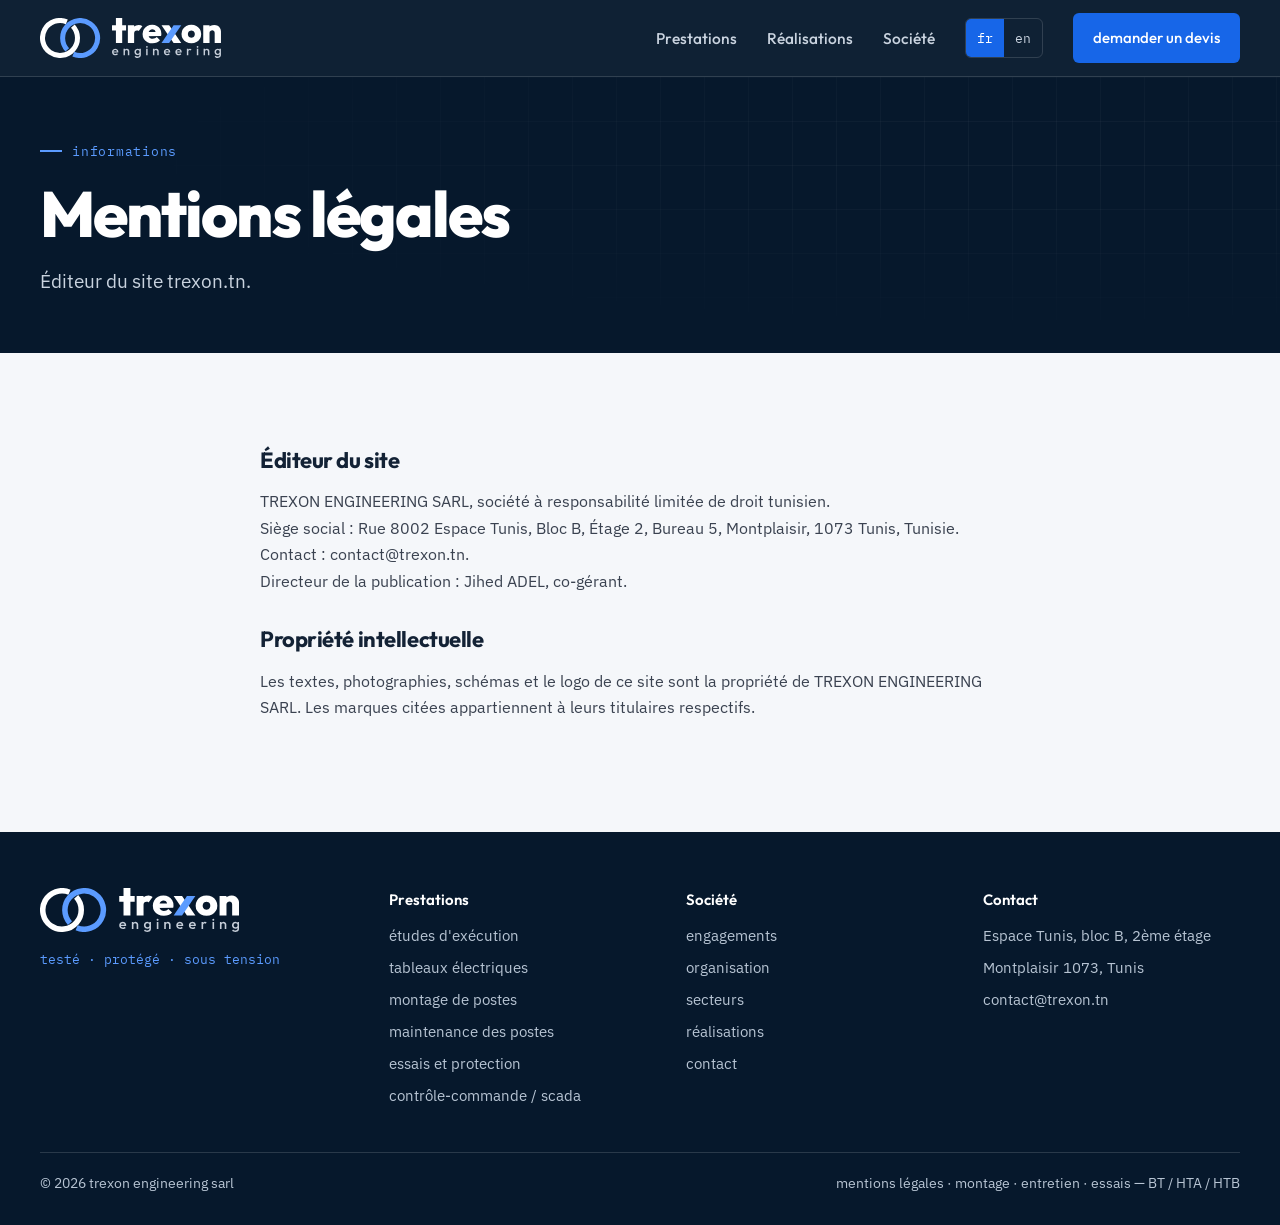
<file: mentions-legales.html>
<!doctype html>
<html lang="fr" dir="ltr">
<head>
<meta charset="utf-8">
<meta name="viewport" content="width=device-width, initial-scale=1">
<meta name="theme-color" content="#06182C">
<meta name="description" content="Mentions légales du site trexon.tn, édité par TREXON ENGINEERING SARL, Tunis.">
<title>Mentions légales — trexon engineering</title>
<link rel="canonical" href="https://trexon.tn/mentions-legales.html">
<meta property="og:type" content="website">
<meta property="og:site_name" content="trexon engineering">
<meta property="og:locale" content="fr_TN">
<meta property="og:title" content="Mentions légales — trexon engineering">
<meta property="og:description" content="Contactez trexon engineering pour une intervention, une expertise ou un devis sur vos postes électriques BT, HTA ou HTB en Tunisie, en Afrique du Nord ou en Afrique : contact@trexon.tn">
<meta property="og:url" content="https://trexon.tn/mentions-legales.html">
<meta property="og:image" content="https://trexon.tn/img-9358a857.jpg">
<meta name="twitter:card" content="summary_large_image">
<!-- seo-extra -->
<meta name="keywords" content="ingénierie électrique, postes électriques HTA HTB, montage de postes, maintenance de postes, essais de relais de protection, mise en service, transformateurs de puissance, contrôle-commande, SCADA, IEC 61850, Tunisie, Tunis, Afrique du Nord, Afrique, electrical engineering Tunisia, substation commissioning North Africa">
<meta name="robots" content="noindex, follow">
<meta name="author" content="trexon engineering">
<meta name="geo.region" content="TN-11">
<meta name="geo.placename" content="Tunis">
<meta name="geo.position" content="36.8065;10.1815">
<meta name="ICBM" content="36.8065, 10.1815">
<meta property="og:locale:alternate" content="en_US">
<meta name="twitter:title" content="Mentions légales — trexon engineering">
<meta name="twitter:description" content="Contactez trexon engineering pour une intervention, une expertise ou un devis sur vos postes électriques BT, HTA ou HTB en Tunisie, en Afrique du Nord ou en Afrique : contact@trexon.tn">
<link rel="alternate" hreflang="fr" href="https://trexon.tn/mentions-legales.html">
<link rel="alternate" hreflang="en" href="https://trexon.tn/mentions-legales.html?lang=en">
<link rel="alternate" hreflang="x-default" href="https://trexon.tn/mentions-legales.html">
<!-- /seo-extra -->
<link rel="icon" href="favicon.svg" type="image/svg+xml">
<link rel="preconnect" href="https://fonts.googleapis.com">
<link rel="preconnect" href="https://fonts.gstatic.com" crossorigin>
<link rel="stylesheet" href="https://fonts.googleapis.com/css2?family=Outfit:wght@500;600;700;800&family=IBM+Plex+Sans:wght@400;500;600&family=IBM+Plex+Mono:wght@500&display=swap">
<link rel="stylesheet" href="site.css">
</head>
<body>
<header class="top">
  <nav class="wrap nav" aria-label="navigation principale">
    <a class="brand" href="accueil.html" aria-label="trexon engineering, accueil"><svg xmlns="http://www.w3.org/2000/svg" viewBox="0 0 803.01 177.50" aria-hidden="true"><g transform="translate(0,-89.44)"><path d="M145.817 125.587A77.613 77.613 0 0 1 44.121 241.688A77.613 77.613 0 0 1 118.909 106.676" fill="none" stroke="#FFFFFF" stroke-width="22.272"/><path d="M120.935 230.790A77.613 77.613 0 0 1 222.630 114.690A77.613 77.613 0 0 1 147.843 249.702" fill="none" stroke="#5B9BFF" stroke-width="22.272"/><g transform="translate(319.65,0)"><path fill="#FFFFFF" d="M17.279999999999998 200.0V89.44H45.12V200.0ZM0.0 144.96V121.76H62.4V144.96Z M70.24 200.0V121.76H98.08V200.0ZM98.08 157.44 85.6 146.88Q90.24 133.6 97.91999999999999 126.88Q105.6 120.16 117.92 120.16Q123.52 120.16 127.6 121.6Q131.68 123.03999999999999 134.56 126.08L118.4 147.68Q117.12 146.24 114.8 145.36Q112.47999999999999 144.48 109.6 144.48Q104.16 144.48 101.12 147.76Q98.08 151.04 98.08 157.44Z M180.32000000000002 201.76Q167.20000000000002 201.76 157.12 196.56Q147.04000000000002 191.36 141.28000000000003 182.08Q135.52 172.8 135.52 160.8Q135.52 148.96 141.12 139.76Q146.72000000000003 130.56 156.40000000000003 125.2Q166.08 119.84 178.24 119.84Q190.08 119.84 199.28000000000003 124.88000000000001Q208.48000000000002 129.92000000000002 213.68 138.8Q218.88 147.68 218.88 159.04Q218.88 161.44 218.64000000000001 163.92000000000002Q218.40000000000003 166.4 217.60000000000002 169.6L148.64000000000001 169.92V152.0L206.56 151.51999999999998L194.08 159.36Q193.92000000000002 152.8 192.16000000000003 148.56Q190.4 144.32 187.04000000000002 142.07999999999998Q183.68 139.84 178.56 139.84Q173.28000000000003 139.84 169.44000000000003 142.4Q165.60000000000002 144.96 163.52000000000004 149.60000000000002Q161.44000000000003 154.24 161.44000000000003 160.8Q161.44000000000003 167.51999999999998 163.68 172.24Q165.92000000000002 176.96 170.08 179.36Q174.24 181.76 180.32000000000002 181.76Q186.08 181.76 190.48000000000002 179.83999999999997Q194.88000000000002 177.92 198.40000000000003 173.92L212.96000000000004 188.48Q207.20000000000002 195.04 198.96000000000004 198.39999999999998Q190.72000000000003 201.76 180.32000000000002 201.76Z M219.52 121.76L253.48 121.76L307.20 200.00L273.24 200.00Z M352.15999999999997 201.76Q339.52 201.76 329.67999999999995 196.39999999999998Q319.84 191.04 314.08 181.68Q308.32 172.32 308.32 160.64Q308.32 148.96 314.0 139.76Q319.68 130.56 329.6 125.2Q339.52 119.84 352.0 119.84Q364.48 119.84 374.32 125.2Q384.15999999999997 130.56 389.91999999999996 139.76Q395.68 148.96 395.68 160.64Q395.68 172.32 390.0 181.68Q384.32 191.04 374.48 196.39999999999998Q364.64 201.76 352.15999999999997 201.76ZM352.0 176.96Q356.64 176.96 360.08 174.96Q363.52 172.96 365.44 169.28Q367.36 165.6 367.36 160.8Q367.36 156.0 365.36 152.4Q363.36 148.8 360.0 146.8Q356.64 144.8 352.0 144.8Q347.52 144.8 344.0 146.88Q340.48 148.96 338.56 152.56Q336.64 156.16 336.64 160.96Q336.64 165.6 338.56 169.28Q340.48 172.96 344.0 174.96Q347.52 176.96 352.0 176.96Z M455.52 200.0V155.84Q455.52 150.4 452.32 147.28Q449.12 144.16 444.15999999999997 144.16Q440.8 144.16 438.15999999999997 145.6Q435.52 147.04 434.08 149.6Q432.64 152.16 432.64 155.84L421.76 150.72Q421.76 141.28 425.91999999999996 134.48Q430.08 127.67999999999999 437.36 123.91999999999999Q444.64 120.16 453.91999999999996 120.16Q462.4 120.16 469.03999999999996 124.08Q475.68 128.0 479.52 134.56Q483.36 141.12 483.36 149.44V200.0ZM404.8 200.0V121.76H432.64V200.0Z"/><path fill="#5B9BFF" d="M219.52 200.00L253.48 200.00L307.20 121.76L273.24 121.76Z"/><path fill="#C5CDD8" d="M14.904719999999998 255.2012Q10.679759999999998 255.2012 7.305659999999999 253.29410000000001Q3.9315599999999993 251.387 1.9657799999999996 248.04224Q0.0 244.69747999999998 0.0 240.53119999999998Q0.0 236.36491999999998 1.9364399999999997 233.0495Q3.8728799999999994 229.73408 7.188299999999998 227.79764Q10.503719999999998 225.8612 14.552639999999997 225.8612Q18.484199999999994 225.8612 21.506219999999992 227.68027999999998Q24.528239999999993 229.49936 26.259299999999996 232.66807999999997Q27.990359999999995 235.83679999999998 27.990359999999995 239.88572Q27.990359999999995 240.58988 27.902339999999995 241.32338Q27.814319999999995 242.05687999999998 27.638279999999995 242.93707999999998H4.5183599999999995V237.65588H24.293519999999994L21.887639999999994 239.76836Q21.770279999999996 237.18644 20.890079999999998 235.42604Q20.009879999999995 233.66564 18.396179999999994 232.72676Q16.782479999999996 231.78788 14.435279999999995 231.78788Q11.970719999999996 231.78788 10.151639999999997 232.84411999999998Q8.332559999999997 233.90035999999998 7.334999999999997 235.80746Q6.337439999999998 237.71456 6.337439999999998 240.35515999999998Q6.337439999999998 242.99576 7.393679999999998 244.99088Q8.449919999999999 246.986 10.386359999999998 248.07157999999998Q12.322799999999997 249.15715999999998 14.846039999999995 249.15715999999998Q17.017199999999995 249.15715999999998 18.865619999999993 248.39432Q20.714039999999994 247.63147999999998 22.004999999999995 246.16448L26.112599999999993 250.33076Q24.058799999999994 252.73664 21.124799999999993 253.96892Q18.190799999999996 255.2012 14.904719999999998 255.2012Z M70.22364 254.6144V238.36004Q70.22364 235.5434 68.4339 233.72431999999998Q66.64416 231.90524 63.82752000000001 231.90524Q61.949760000000005 231.90524 60.48276 232.72676Q59.01576 233.54828 58.19424 235.01528000000002Q57.37272 236.48228 57.37272 238.36004L54.84948000000001 236.95172Q54.84948000000001 233.72431999999998 56.2578 231.23041999999998Q57.66612000000001 228.73651999999998 60.16002 227.29886Q62.65392 225.8612 65.76396 225.8612Q68.93268 225.8612 71.39724000000001 227.4749Q73.8618 229.08859999999999 75.27011999999999 231.64118Q76.67844 234.19376 76.67844 236.95172V254.6144ZM50.91792 254.6144V226.44799999999998H57.37272V254.6144Z M113.16107999999998 266.93719999999996Q108.70139999999999 266.93719999999996 105.35664 265.32349999999997Q102.01187999999999 263.7098 99.95808 260.7758L104.18303999999999 256.55084Q105.88475999999999 258.66332 108.05591999999999 259.71956Q110.22707999999999 260.7758 113.27843999999999 260.7758Q117.09263999999999 260.7758 119.32247999999998 258.81002Q121.55231999999998 256.84424 121.55231999999998 253.4408V246.51656L122.66723999999999 240.29648L121.55231999999998 234.01772V226.44799999999998H128.00712V253.4408Q128.00712 257.48972 126.12935999999999 260.51174Q124.25159999999998 263.53376 120.90683999999999 265.23547999999994Q117.56207999999998 266.93719999999996 113.16107999999998 266.93719999999996ZM112.86768 254.02759999999998Q109.11215999999999 254.02759999999998 106.09013999999999 252.17917999999997Q103.06812 250.33076 101.33706 247.10336Q99.606 243.87596 99.606 239.88572Q99.606 235.89548 101.33706 232.72676Q103.06812 229.55804 106.09013999999999 227.70962Q109.11215999999999 225.8612 112.86768 225.8612Q116.21243999999999 225.8612 118.73567999999999 227.21084Q121.25891999999999 228.56047999999998 122.66723999999999 230.93702Q124.07555999999998 233.31356 124.07555999999998 236.48228V243.40652Q124.07555999999998 246.51656 122.63789999999997 248.92244Q121.20023999999998 251.32832 118.67699999999999 252.67795999999998Q116.15375999999999 254.02759999999998 112.86768 254.02759999999998ZM114.15863999999999 247.92488Q116.50583999999999 247.92488 118.26623999999998 246.92732Q120.02663999999999 245.92976 120.99485999999999 244.14002Q121.96307999999999 242.35028 121.96307999999999 239.9444Q121.96307999999999 237.53852 120.99485999999999 235.74878Q120.02663999999999 233.95904 118.26623999999998 232.96148Q116.50583999999999 231.96392 114.15863999999999 231.96392Q111.81143999999999 231.96392 110.02169999999998 232.96148Q108.23195999999999 233.95904 107.2344 235.74878Q106.23683999999999 237.53852 106.23683999999999 239.9444Q106.23683999999999 242.2916 107.2344 244.11068Q108.23195999999999 245.92976 110.02169999999998 246.92732Q111.81143999999999 247.92488 114.15863999999999 247.92488Z M151.52148000000003 254.6144V226.44799999999998H157.97628000000003V254.6144ZM154.74888 221.28415999999999Q153.10584000000003 221.28415999999999 152.02026 220.16924Q150.93468000000001 219.05432 150.93468000000001 217.41128Q150.93468000000001 215.76824 152.02026 214.65332Q153.10584000000003 213.5384 154.74888 213.5384Q156.45060000000004 213.5384 157.50684 214.65332Q158.56308 215.76824 158.56308 217.41128Q158.56308 219.05432 157.50684 220.16924Q156.45060000000004 221.28415999999999 154.74888 221.28415999999999Z M200.79636000000002 254.6144V238.36004Q200.79636000000002 235.5434 199.00662000000003 233.72431999999998Q197.21688000000003 231.90524 194.40024000000003 231.90524Q192.52248000000003 231.90524 191.05548000000005 232.72676Q189.58848000000003 233.54828 188.76696000000004 235.01528000000002Q187.94544000000002 236.48228 187.94544000000002 238.36004L185.42220000000003 236.95172Q185.42220000000003 233.72431999999998 186.83052000000004 231.23041999999998Q188.23884 228.73651999999998 190.73274000000004 227.29886Q193.22664000000003 225.8612 196.33668000000003 225.8612Q199.5054 225.8612 201.96996000000001 227.4749Q204.43452000000002 229.08859999999999 205.84284000000002 231.64118Q207.25116000000003 234.19376 207.25116000000003 236.95172V254.6144ZM181.49064 254.6144V226.44799999999998H187.94544000000002V254.6144Z M245.08344 255.2012Q240.85848 255.2012 237.48438 253.29410000000001Q234.11028 251.387 232.1445 248.04224Q230.17872 244.69747999999998 230.17872 240.53119999999998Q230.17872 236.36491999999998 232.11516 233.0495Q234.0516 229.73408 237.36702 227.79764Q240.68243999999999 225.8612 244.73136 225.8612Q248.66291999999999 225.8612 251.68493999999998 227.68027999999998Q254.70695999999998 229.49936 256.43802 232.66807999999997Q258.16908 235.83679999999998 258.16908 239.88572Q258.16908 240.58988 258.08106 241.32338Q257.99304 242.05687999999998 257.817 242.93707999999998H234.69708V237.65588H254.47224L252.06635999999997 239.76836Q251.94899999999998 237.18644 251.06879999999998 235.42604Q250.18859999999998 233.66564 248.57489999999999 232.72676Q246.9612 231.78788 244.61399999999998 231.78788Q242.14944 231.78788 240.33035999999998 232.84411999999998Q238.51128 233.90035999999998 237.51371999999998 235.80746Q236.51615999999999 237.71456 236.51615999999999 240.35515999999998Q236.51615999999999 242.99576 237.5724 244.99088Q238.62864 246.986 240.56508 248.07157999999998Q242.50152 249.15715999999998 245.02476 249.15715999999998Q247.19592 249.15715999999998 249.04433999999998 248.39432Q250.89275999999998 247.63147999999998 252.18372 246.16448L256.29132 250.33076Q254.23752 252.73664 251.30352 253.96892Q248.36952 255.2012 245.08344 255.2012Z M296.00136 255.2012Q291.77639999999997 255.2012 288.40229999999997 253.29410000000001Q285.02819999999997 251.387 283.06242 248.04224Q281.09664 244.69747999999998 281.09664 240.53119999999998Q281.09664 236.36491999999998 283.03308 233.0495Q284.96952 229.73408 288.28494 227.79764Q291.60035999999997 225.8612 295.64928 225.8612Q299.58083999999997 225.8612 302.60285999999996 227.68027999999998Q305.62487999999996 229.49936 307.35594 232.66807999999997Q309.087 235.83679999999998 309.087 239.88572Q309.087 240.58988 308.99897999999996 241.32338Q308.91096 242.05687999999998 308.73492 242.93707999999998H285.61499999999995V237.65588H305.39016L302.98427999999996 239.76836Q302.86692 237.18644 301.98672 235.42604Q301.10652 233.66564 299.49281999999994 232.72676Q297.87911999999994 231.78788 295.53191999999996 231.78788Q293.06735999999995 231.78788 291.24827999999997 232.84411999999998Q289.4292 233.90035999999998 288.43164 235.80746Q287.43408 237.71456 287.43408 240.35515999999998Q287.43408 242.99576 288.49032 244.99088Q289.54656 246.986 291.48299999999995 248.07157999999998Q293.41943999999995 249.15715999999998 295.94268 249.15715999999998Q298.11384 249.15715999999998 299.96226 248.39432Q301.81068 247.63147999999998 303.10164 246.16448L307.20923999999997 250.33076Q305.15544 252.73664 302.22144 253.96892Q299.28743999999995 255.2012 296.00136 255.2012Z M332.01455999999996 254.6144V226.44799999999998H338.46936V254.6144ZM338.46936 238.94683999999998 336.23951999999997 237.83192Q336.23951999999997 232.49204 338.61605999999995 229.17662Q340.9926 225.8612 345.80436 225.8612Q347.91684 225.8612 349.61856 226.62403999999998Q351.32027999999997 227.38688 352.78727999999995 229.08859999999999L348.56231999999994 233.43092Q347.79947999999996 232.6094 346.8606 232.25732Q345.92172 231.90524 344.68944 231.90524Q341.99015999999995 231.90524 340.22975999999994 233.60696Q338.46936 235.30867999999998 338.46936 238.94683999999998Z M376.30164 254.6144V226.44799999999998H382.75644V254.6144ZM379.52904 221.28415999999999Q377.88599999999997 221.28415999999999 376.80042 220.16924Q375.71484 219.05432 375.71484 217.41128Q375.71484 215.76824 376.80042 214.65332Q377.88599999999997 213.5384 379.52904 213.5384Q381.23076 213.5384 382.287 214.65332Q383.34324 215.76824 383.34324 217.41128Q383.34324 219.05432 382.287 220.16924Q381.23076 221.28415999999999 379.52904 221.28415999999999Z M425.57652 254.6144V238.36004Q425.57652 235.5434 423.78678 233.72431999999998Q421.99704 231.90524 419.1804 231.90524Q417.30264 231.90524 415.83564 232.72676Q414.36864 233.54828 413.54712000000006 235.01528000000002Q412.72560000000004 236.48228 412.72560000000004 238.36004L410.20236 236.95172Q410.20236 233.72431999999998 411.61068 231.23041999999998Q413.019 228.73651999999998 415.5129 227.29886Q418.0068 225.8612 421.11684 225.8612Q424.28556000000003 225.8612 426.75012000000004 227.4749Q429.21468000000004 229.08859999999999 430.62300000000005 231.64118Q432.03132 234.19376 432.03132 236.95172V254.6144ZM406.2708 254.6144V226.44799999999998H412.72560000000004V254.6144Z M468.51396 266.93719999999996Q464.05428 266.93719999999996 460.70952 265.32349999999997Q457.36476 263.7098 455.31096 260.7758L459.53592000000003 256.55084Q461.23764 258.66332 463.40880000000004 259.71956Q465.57996 260.7758 468.63132 260.7758Q472.44552 260.7758 474.67536 258.81002Q476.90520000000004 256.84424 476.90520000000004 253.4408V246.51656L478.02012 240.29648L476.90520000000004 234.01772V226.44799999999998H483.36V253.4408Q483.36 257.48972 481.48224000000005 260.51174Q479.60448 263.53376 476.25972 265.23547999999994Q472.91496 266.93719999999996 468.51396 266.93719999999996ZM468.22056000000003 254.02759999999998Q464.46504000000004 254.02759999999998 461.44302000000005 252.17917999999997Q458.421 250.33076 456.68994 247.10336Q454.95888 243.87596 454.95888 239.88572Q454.95888 235.89548 456.68994 232.72676Q458.421 229.55804 461.44302000000005 227.70962Q464.46504000000004 225.8612 468.22056000000003 225.8612Q471.56532000000004 225.8612 474.08856000000003 227.21084Q476.6118 228.56047999999998 478.02012 230.93702Q479.42844 233.31356 479.42844 236.48228V243.40652Q479.42844 246.51656 477.99078000000003 248.92244Q476.55312000000004 251.32832 474.02988000000005 252.67795999999998Q471.50664 254.02759999999998 468.22056000000003 254.02759999999998ZM469.51152 247.92488Q471.85872 247.92488 473.61912 246.92732Q475.37952 245.92976 476.34774000000004 244.14002Q477.31596 242.35028 477.31596 239.9444Q477.31596 237.53852 476.34774000000004 235.74878Q475.37952 233.95904 473.61912 232.96148Q471.85872 231.96392 469.51152 231.96392Q467.16432000000003 231.96392 465.37458000000004 232.96148Q463.58484000000004 233.95904 462.58728 235.74878Q461.58972 237.53852 461.58972 239.9444Q461.58972 242.2916 462.58728 244.11068Q463.58484000000004 245.92976 465.37458000000004 246.92732Q467.16432000000003 247.92488 469.51152 247.92488Z"/></g></g></svg></a>
    <button class="burger" id="burger" aria-label="ouvrir le menu" aria-expanded="false" aria-controls="links">
      <svg width="20" height="20" viewBox="0 0 20 20" fill="none" stroke="currentColor" stroke-width="2" aria-hidden="true"><path d="M2 5h16M2 10h16M2 15h16"/></svg>
    </button>
    <div class="links" id="links">
      <a href="prestations.html">prestations</a><a href="realisations.html">réalisations</a><a href="societe.html">société</a>
      <div class="lang" role="group" aria-label="langue"><button type="button" data-lang="fr" lang="fr">fr</button><button type="button" data-lang="en" lang="en">en</button></div>
      <a class="btn btn-p" href="contact.html">demander un devis</a>
    </div>
  </nav>
</header>
<main>
<section class="phead on-dark">
  <div class="wrap phead-in">
    <div class="eyebrow">informations</div>
    <h1>mentions légales</h1>
    <p class="lead">Éditeur du site trexon.tn.</p>
  </div>
</section><section class="sec">
  <div class="wrap legal">
    <h2>éditeur du site</h2>
    <p>TREXON ENGINEERING SARL, société à responsabilité limitée de droit tunisien.<br>Siège social : Rue 8002 Espace Tunis, Bloc B, Étage 2, Bureau 5, Montplaisir, 1073 Tunis, Tunisie.<br>Contact : contact@trexon.tn.<br>Directeur de la publication : Jihed ADEL, co-gérant.</p>
    <h2>propriété intellectuelle</h2>
    <p>Les textes, photographies, schémas et le logo de ce site sont la propriété de TREXON ENGINEERING SARL. Les marques citées appartiennent à leurs titulaires respectifs.</p>
  </div>
</section>
</main>
<footer class="on-dark">
  <div class="wrap">
    <div class="f-top">
      <div><svg xmlns="http://www.w3.org/2000/svg" viewBox="0 0 803.01 177.50" role="img" aria-label="trexon engineering"><g transform="translate(0,-89.44)"><path d="M145.817 125.587A77.613 77.613 0 0 1 44.121 241.688A77.613 77.613 0 0 1 118.909 106.676" fill="none" stroke="#FFFFFF" stroke-width="22.272"/><path d="M120.935 230.790A77.613 77.613 0 0 1 222.630 114.690A77.613 77.613 0 0 1 147.843 249.702" fill="none" stroke="#5B9BFF" stroke-width="22.272"/><g transform="translate(319.65,0)"><path fill="#FFFFFF" d="M17.279999999999998 200.0V89.44H45.12V200.0ZM0.0 144.96V121.76H62.4V144.96Z M70.24 200.0V121.76H98.08V200.0ZM98.08 157.44 85.6 146.88Q90.24 133.6 97.91999999999999 126.88Q105.6 120.16 117.92 120.16Q123.52 120.16 127.6 121.6Q131.68 123.03999999999999 134.56 126.08L118.4 147.68Q117.12 146.24 114.8 145.36Q112.47999999999999 144.48 109.6 144.48Q104.16 144.48 101.12 147.76Q98.08 151.04 98.08 157.44Z M180.32000000000002 201.76Q167.20000000000002 201.76 157.12 196.56Q147.04000000000002 191.36 141.28000000000003 182.08Q135.52 172.8 135.52 160.8Q135.52 148.96 141.12 139.76Q146.72000000000003 130.56 156.40000000000003 125.2Q166.08 119.84 178.24 119.84Q190.08 119.84 199.28000000000003 124.88000000000001Q208.48000000000002 129.92000000000002 213.68 138.8Q218.88 147.68 218.88 159.04Q218.88 161.44 218.64000000000001 163.92000000000002Q218.40000000000003 166.4 217.60000000000002 169.6L148.64000000000001 169.92V152.0L206.56 151.51999999999998L194.08 159.36Q193.92000000000002 152.8 192.16000000000003 148.56Q190.4 144.32 187.04000000000002 142.07999999999998Q183.68 139.84 178.56 139.84Q173.28000000000003 139.84 169.44000000000003 142.4Q165.60000000000002 144.96 163.52000000000004 149.60000000000002Q161.44000000000003 154.24 161.44000000000003 160.8Q161.44000000000003 167.51999999999998 163.68 172.24Q165.92000000000002 176.96 170.08 179.36Q174.24 181.76 180.32000000000002 181.76Q186.08 181.76 190.48000000000002 179.83999999999997Q194.88000000000002 177.92 198.40000000000003 173.92L212.96000000000004 188.48Q207.20000000000002 195.04 198.96000000000004 198.39999999999998Q190.72000000000003 201.76 180.32000000000002 201.76Z M219.52 121.76L253.48 121.76L307.20 200.00L273.24 200.00Z M352.15999999999997 201.76Q339.52 201.76 329.67999999999995 196.39999999999998Q319.84 191.04 314.08 181.68Q308.32 172.32 308.32 160.64Q308.32 148.96 314.0 139.76Q319.68 130.56 329.6 125.2Q339.52 119.84 352.0 119.84Q364.48 119.84 374.32 125.2Q384.15999999999997 130.56 389.91999999999996 139.76Q395.68 148.96 395.68 160.64Q395.68 172.32 390.0 181.68Q384.32 191.04 374.48 196.39999999999998Q364.64 201.76 352.15999999999997 201.76ZM352.0 176.96Q356.64 176.96 360.08 174.96Q363.52 172.96 365.44 169.28Q367.36 165.6 367.36 160.8Q367.36 156.0 365.36 152.4Q363.36 148.8 360.0 146.8Q356.64 144.8 352.0 144.8Q347.52 144.8 344.0 146.88Q340.48 148.96 338.56 152.56Q336.64 156.16 336.64 160.96Q336.64 165.6 338.56 169.28Q340.48 172.96 344.0 174.96Q347.52 176.96 352.0 176.96Z M455.52 200.0V155.84Q455.52 150.4 452.32 147.28Q449.12 144.16 444.15999999999997 144.16Q440.8 144.16 438.15999999999997 145.6Q435.52 147.04 434.08 149.6Q432.64 152.16 432.64 155.84L421.76 150.72Q421.76 141.28 425.91999999999996 134.48Q430.08 127.67999999999999 437.36 123.91999999999999Q444.64 120.16 453.91999999999996 120.16Q462.4 120.16 469.03999999999996 124.08Q475.68 128.0 479.52 134.56Q483.36 141.12 483.36 149.44V200.0ZM404.8 200.0V121.76H432.64V200.0Z"/><path fill="#5B9BFF" d="M219.52 200.00L253.48 200.00L307.20 121.76L273.24 121.76Z"/><path fill="#C5CDD8" d="M14.904719999999998 255.2012Q10.679759999999998 255.2012 7.305659999999999 253.29410000000001Q3.9315599999999993 251.387 1.9657799999999996 248.04224Q0.0 244.69747999999998 0.0 240.53119999999998Q0.0 236.36491999999998 1.9364399999999997 233.0495Q3.8728799999999994 229.73408 7.188299999999998 227.79764Q10.503719999999998 225.8612 14.552639999999997 225.8612Q18.484199999999994 225.8612 21.506219999999992 227.68027999999998Q24.528239999999993 229.49936 26.259299999999996 232.66807999999997Q27.990359999999995 235.83679999999998 27.990359999999995 239.88572Q27.990359999999995 240.58988 27.902339999999995 241.32338Q27.814319999999995 242.05687999999998 27.638279999999995 242.93707999999998H4.5183599999999995V237.65588H24.293519999999994L21.887639999999994 239.76836Q21.770279999999996 237.18644 20.890079999999998 235.42604Q20.009879999999995 233.66564 18.396179999999994 232.72676Q16.782479999999996 231.78788 14.435279999999995 231.78788Q11.970719999999996 231.78788 10.151639999999997 232.84411999999998Q8.332559999999997 233.90035999999998 7.334999999999997 235.80746Q6.337439999999998 237.71456 6.337439999999998 240.35515999999998Q6.337439999999998 242.99576 7.393679999999998 244.99088Q8.449919999999999 246.986 10.386359999999998 248.07157999999998Q12.322799999999997 249.15715999999998 14.846039999999995 249.15715999999998Q17.017199999999995 249.15715999999998 18.865619999999993 248.39432Q20.714039999999994 247.63147999999998 22.004999999999995 246.16448L26.112599999999993 250.33076Q24.058799999999994 252.73664 21.124799999999993 253.96892Q18.190799999999996 255.2012 14.904719999999998 255.2012Z M70.22364 254.6144V238.36004Q70.22364 235.5434 68.4339 233.72431999999998Q66.64416 231.90524 63.82752000000001 231.90524Q61.949760000000005 231.90524 60.48276 232.72676Q59.01576 233.54828 58.19424 235.01528000000002Q57.37272 236.48228 57.37272 238.36004L54.84948000000001 236.95172Q54.84948000000001 233.72431999999998 56.2578 231.23041999999998Q57.66612000000001 228.73651999999998 60.16002 227.29886Q62.65392 225.8612 65.76396 225.8612Q68.93268 225.8612 71.39724000000001 227.4749Q73.8618 229.08859999999999 75.27011999999999 231.64118Q76.67844 234.19376 76.67844 236.95172V254.6144ZM50.91792 254.6144V226.44799999999998H57.37272V254.6144Z M113.16107999999998 266.93719999999996Q108.70139999999999 266.93719999999996 105.35664 265.32349999999997Q102.01187999999999 263.7098 99.95808 260.7758L104.18303999999999 256.55084Q105.88475999999999 258.66332 108.05591999999999 259.71956Q110.22707999999999 260.7758 113.27843999999999 260.7758Q117.09263999999999 260.7758 119.32247999999998 258.81002Q121.55231999999998 256.84424 121.55231999999998 253.4408V246.51656L122.66723999999999 240.29648L121.55231999999998 234.01772V226.44799999999998H128.00712V253.4408Q128.00712 257.48972 126.12935999999999 260.51174Q124.25159999999998 263.53376 120.90683999999999 265.23547999999994Q117.56207999999998 266.93719999999996 113.16107999999998 266.93719999999996ZM112.86768 254.02759999999998Q109.11215999999999 254.02759999999998 106.09013999999999 252.17917999999997Q103.06812 250.33076 101.33706 247.10336Q99.606 243.87596 99.606 239.88572Q99.606 235.89548 101.33706 232.72676Q103.06812 229.55804 106.09013999999999 227.70962Q109.11215999999999 225.8612 112.86768 225.8612Q116.21243999999999 225.8612 118.73567999999999 227.21084Q121.25891999999999 228.56047999999998 122.66723999999999 230.93702Q124.07555999999998 233.31356 124.07555999999998 236.48228V243.40652Q124.07555999999998 246.51656 122.63789999999997 248.92244Q121.20023999999998 251.32832 118.67699999999999 252.67795999999998Q116.15375999999999 254.02759999999998 112.86768 254.02759999999998ZM114.15863999999999 247.92488Q116.50583999999999 247.92488 118.26623999999998 246.92732Q120.02663999999999 245.92976 120.99485999999999 244.14002Q121.96307999999999 242.35028 121.96307999999999 239.9444Q121.96307999999999 237.53852 120.99485999999999 235.74878Q120.02663999999999 233.95904 118.26623999999998 232.96148Q116.50583999999999 231.96392 114.15863999999999 231.96392Q111.81143999999999 231.96392 110.02169999999998 232.96148Q108.23195999999999 233.95904 107.2344 235.74878Q106.23683999999999 237.53852 106.23683999999999 239.9444Q106.23683999999999 242.2916 107.2344 244.11068Q108.23195999999999 245.92976 110.02169999999998 246.92732Q111.81143999999999 247.92488 114.15863999999999 247.92488Z M151.52148000000003 254.6144V226.44799999999998H157.97628000000003V254.6144ZM154.74888 221.28415999999999Q153.10584000000003 221.28415999999999 152.02026 220.16924Q150.93468000000001 219.05432 150.93468000000001 217.41128Q150.93468000000001 215.76824 152.02026 214.65332Q153.10584000000003 213.5384 154.74888 213.5384Q156.45060000000004 213.5384 157.50684 214.65332Q158.56308 215.76824 158.56308 217.41128Q158.56308 219.05432 157.50684 220.16924Q156.45060000000004 221.28415999999999 154.74888 221.28415999999999Z M200.79636000000002 254.6144V238.36004Q200.79636000000002 235.5434 199.00662000000003 233.72431999999998Q197.21688000000003 231.90524 194.40024000000003 231.90524Q192.52248000000003 231.90524 191.05548000000005 232.72676Q189.58848000000003 233.54828 188.76696000000004 235.01528000000002Q187.94544000000002 236.48228 187.94544000000002 238.36004L185.42220000000003 236.95172Q185.42220000000003 233.72431999999998 186.83052000000004 231.23041999999998Q188.23884 228.73651999999998 190.73274000000004 227.29886Q193.22664000000003 225.8612 196.33668000000003 225.8612Q199.5054 225.8612 201.96996000000001 227.4749Q204.43452000000002 229.08859999999999 205.84284000000002 231.64118Q207.25116000000003 234.19376 207.25116000000003 236.95172V254.6144ZM181.49064 254.6144V226.44799999999998H187.94544000000002V254.6144Z M245.08344 255.2012Q240.85848 255.2012 237.48438 253.29410000000001Q234.11028 251.387 232.1445 248.04224Q230.17872 244.69747999999998 230.17872 240.53119999999998Q230.17872 236.36491999999998 232.11516 233.0495Q234.0516 229.73408 237.36702 227.79764Q240.68243999999999 225.8612 244.73136 225.8612Q248.66291999999999 225.8612 251.68493999999998 227.68027999999998Q254.70695999999998 229.49936 256.43802 232.66807999999997Q258.16908 235.83679999999998 258.16908 239.88572Q258.16908 240.58988 258.08106 241.32338Q257.99304 242.05687999999998 257.817 242.93707999999998H234.69708V237.65588H254.47224L252.06635999999997 239.76836Q251.94899999999998 237.18644 251.06879999999998 235.42604Q250.18859999999998 233.66564 248.57489999999999 232.72676Q246.9612 231.78788 244.61399999999998 231.78788Q242.14944 231.78788 240.33035999999998 232.84411999999998Q238.51128 233.90035999999998 237.51371999999998 235.80746Q236.51615999999999 237.71456 236.51615999999999 240.35515999999998Q236.51615999999999 242.99576 237.5724 244.99088Q238.62864 246.986 240.56508 248.07157999999998Q242.50152 249.15715999999998 245.02476 249.15715999999998Q247.19592 249.15715999999998 249.04433999999998 248.39432Q250.89275999999998 247.63147999999998 252.18372 246.16448L256.29132 250.33076Q254.23752 252.73664 251.30352 253.96892Q248.36952 255.2012 245.08344 255.2012Z M296.00136 255.2012Q291.77639999999997 255.2012 288.40229999999997 253.29410000000001Q285.02819999999997 251.387 283.06242 248.04224Q281.09664 244.69747999999998 281.09664 240.53119999999998Q281.09664 236.36491999999998 283.03308 233.0495Q284.96952 229.73408 288.28494 227.79764Q291.60035999999997 225.8612 295.64928 225.8612Q299.58083999999997 225.8612 302.60285999999996 227.68027999999998Q305.62487999999996 229.49936 307.35594 232.66807999999997Q309.087 235.83679999999998 309.087 239.88572Q309.087 240.58988 308.99897999999996 241.32338Q308.91096 242.05687999999998 308.73492 242.93707999999998H285.61499999999995V237.65588H305.39016L302.98427999999996 239.76836Q302.86692 237.18644 301.98672 235.42604Q301.10652 233.66564 299.49281999999994 232.72676Q297.87911999999994 231.78788 295.53191999999996 231.78788Q293.06735999999995 231.78788 291.24827999999997 232.84411999999998Q289.4292 233.90035999999998 288.43164 235.80746Q287.43408 237.71456 287.43408 240.35515999999998Q287.43408 242.99576 288.49032 244.99088Q289.54656 246.986 291.48299999999995 248.07157999999998Q293.41943999999995 249.15715999999998 295.94268 249.15715999999998Q298.11384 249.15715999999998 299.96226 248.39432Q301.81068 247.63147999999998 303.10164 246.16448L307.20923999999997 250.33076Q305.15544 252.73664 302.22144 253.96892Q299.28743999999995 255.2012 296.00136 255.2012Z M332.01455999999996 254.6144V226.44799999999998H338.46936V254.6144ZM338.46936 238.94683999999998 336.23951999999997 237.83192Q336.23951999999997 232.49204 338.61605999999995 229.17662Q340.9926 225.8612 345.80436 225.8612Q347.91684 225.8612 349.61856 226.62403999999998Q351.32027999999997 227.38688 352.78727999999995 229.08859999999999L348.56231999999994 233.43092Q347.79947999999996 232.6094 346.8606 232.25732Q345.92172 231.90524 344.68944 231.90524Q341.99015999999995 231.90524 340.22975999999994 233.60696Q338.46936 235.30867999999998 338.46936 238.94683999999998Z M376.30164 254.6144V226.44799999999998H382.75644V254.6144ZM379.52904 221.28415999999999Q377.88599999999997 221.28415999999999 376.80042 220.16924Q375.71484 219.05432 375.71484 217.41128Q375.71484 215.76824 376.80042 214.65332Q377.88599999999997 213.5384 379.52904 213.5384Q381.23076 213.5384 382.287 214.65332Q383.34324 215.76824 383.34324 217.41128Q383.34324 219.05432 382.287 220.16924Q381.23076 221.28415999999999 379.52904 221.28415999999999Z M425.57652 254.6144V238.36004Q425.57652 235.5434 423.78678 233.72431999999998Q421.99704 231.90524 419.1804 231.90524Q417.30264 231.90524 415.83564 232.72676Q414.36864 233.54828 413.54712000000006 235.01528000000002Q412.72560000000004 236.48228 412.72560000000004 238.36004L410.20236 236.95172Q410.20236 233.72431999999998 411.61068 231.23041999999998Q413.019 228.73651999999998 415.5129 227.29886Q418.0068 225.8612 421.11684 225.8612Q424.28556000000003 225.8612 426.75012000000004 227.4749Q429.21468000000004 229.08859999999999 430.62300000000005 231.64118Q432.03132 234.19376 432.03132 236.95172V254.6144ZM406.2708 254.6144V226.44799999999998H412.72560000000004V254.6144Z M468.51396 266.93719999999996Q464.05428 266.93719999999996 460.70952 265.32349999999997Q457.36476 263.7098 455.31096 260.7758L459.53592000000003 256.55084Q461.23764 258.66332 463.40880000000004 259.71956Q465.57996 260.7758 468.63132 260.7758Q472.44552 260.7758 474.67536 258.81002Q476.90520000000004 256.84424 476.90520000000004 253.4408V246.51656L478.02012 240.29648L476.90520000000004 234.01772V226.44799999999998H483.36V253.4408Q483.36 257.48972 481.48224000000005 260.51174Q479.60448 263.53376 476.25972 265.23547999999994Q472.91496 266.93719999999996 468.51396 266.93719999999996ZM468.22056000000003 254.02759999999998Q464.46504000000004 254.02759999999998 461.44302000000005 252.17917999999997Q458.421 250.33076 456.68994 247.10336Q454.95888 243.87596 454.95888 239.88572Q454.95888 235.89548 456.68994 232.72676Q458.421 229.55804 461.44302000000005 227.70962Q464.46504000000004 225.8612 468.22056000000003 225.8612Q471.56532000000004 225.8612 474.08856000000003 227.21084Q476.6118 228.56047999999998 478.02012 230.93702Q479.42844 233.31356 479.42844 236.48228V243.40652Q479.42844 246.51656 477.99078000000003 248.92244Q476.55312000000004 251.32832 474.02988000000005 252.67795999999998Q471.50664 254.02759999999998 468.22056000000003 254.02759999999998ZM469.51152 247.92488Q471.85872 247.92488 473.61912 246.92732Q475.37952 245.92976 476.34774000000004 244.14002Q477.31596 242.35028 477.31596 239.9444Q477.31596 237.53852 476.34774000000004 235.74878Q475.37952 233.95904 473.61912 232.96148Q471.85872 231.96392 469.51152 231.96392Q467.16432000000003 231.96392 465.37458000000004 232.96148Q463.58484000000004 233.95904 462.58728 235.74878Q461.58972 237.53852 461.58972 239.9444Q461.58972 242.2916 462.58728 244.11068Q463.58484000000004 245.92976 465.37458000000004 246.92732Q467.16432000000003 247.92488 469.51152 247.92488Z"/></g></g></svg><div class="f-tag">testé · protégé · sous tension</div></div>
      <div><h5>prestations</h5><ul><li><a href="prestations.html#s1">études d'exécution</a></li><li><a href="prestations.html#s2">tableaux électriques</a></li><li><a href="prestations.html#s3">montage de postes</a></li><li><a href="prestations.html#s4">maintenance des postes</a></li><li><a href="prestations.html#s5">essais et protection</a></li><li><a href="prestations.html#s6">contrôle-commande / scada</a></li></ul></div>
      <div><h5>société</h5><ul><li><a href="societe.html#capacites">engagements</a></li><li><a href="societe.html#organisation">organisation</a></li><li><a href="societe.html#secteurs">secteurs</a></li><li><a href="realisations.html">réalisations</a></li><li><a href="contact.html">contact</a></li></ul></div>
      <div><h5>contact</h5><ul><li>Espace Tunis, bloc B, 2ème étage</li><li>Montplaisir 1073, Tunis</li><li><a href="mailto:contact@trexon.tn">contact@trexon.tn</a></li></ul></div>
    </div>
    <div class="f-bot"><span>© <span id="y">2026</span> trexon engineering sarl</span><span><a href="mentions-legales.html">mentions légales</a> · montage · entretien · essais — BT / HTA / HTB</span></div>
  </div>
</footer>
<script src="site.js"></script>
</body>
</html>
</file>
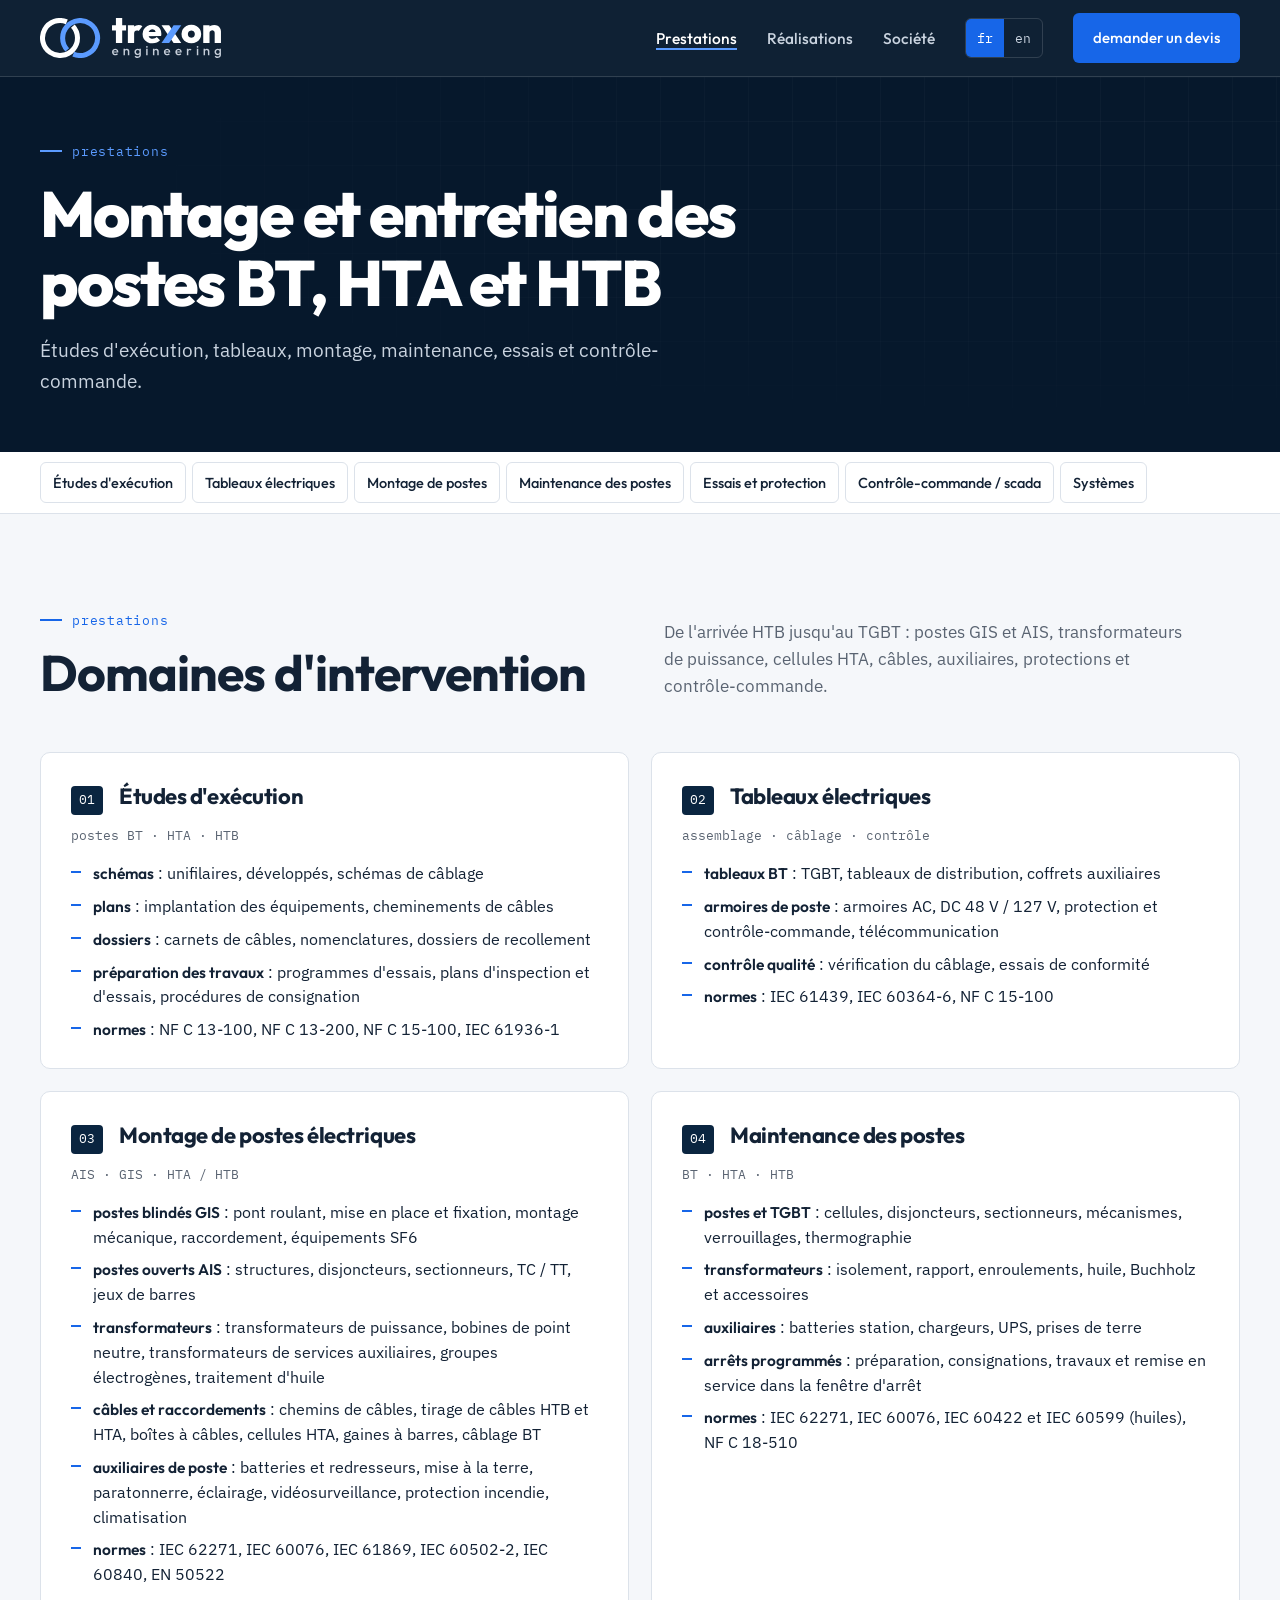
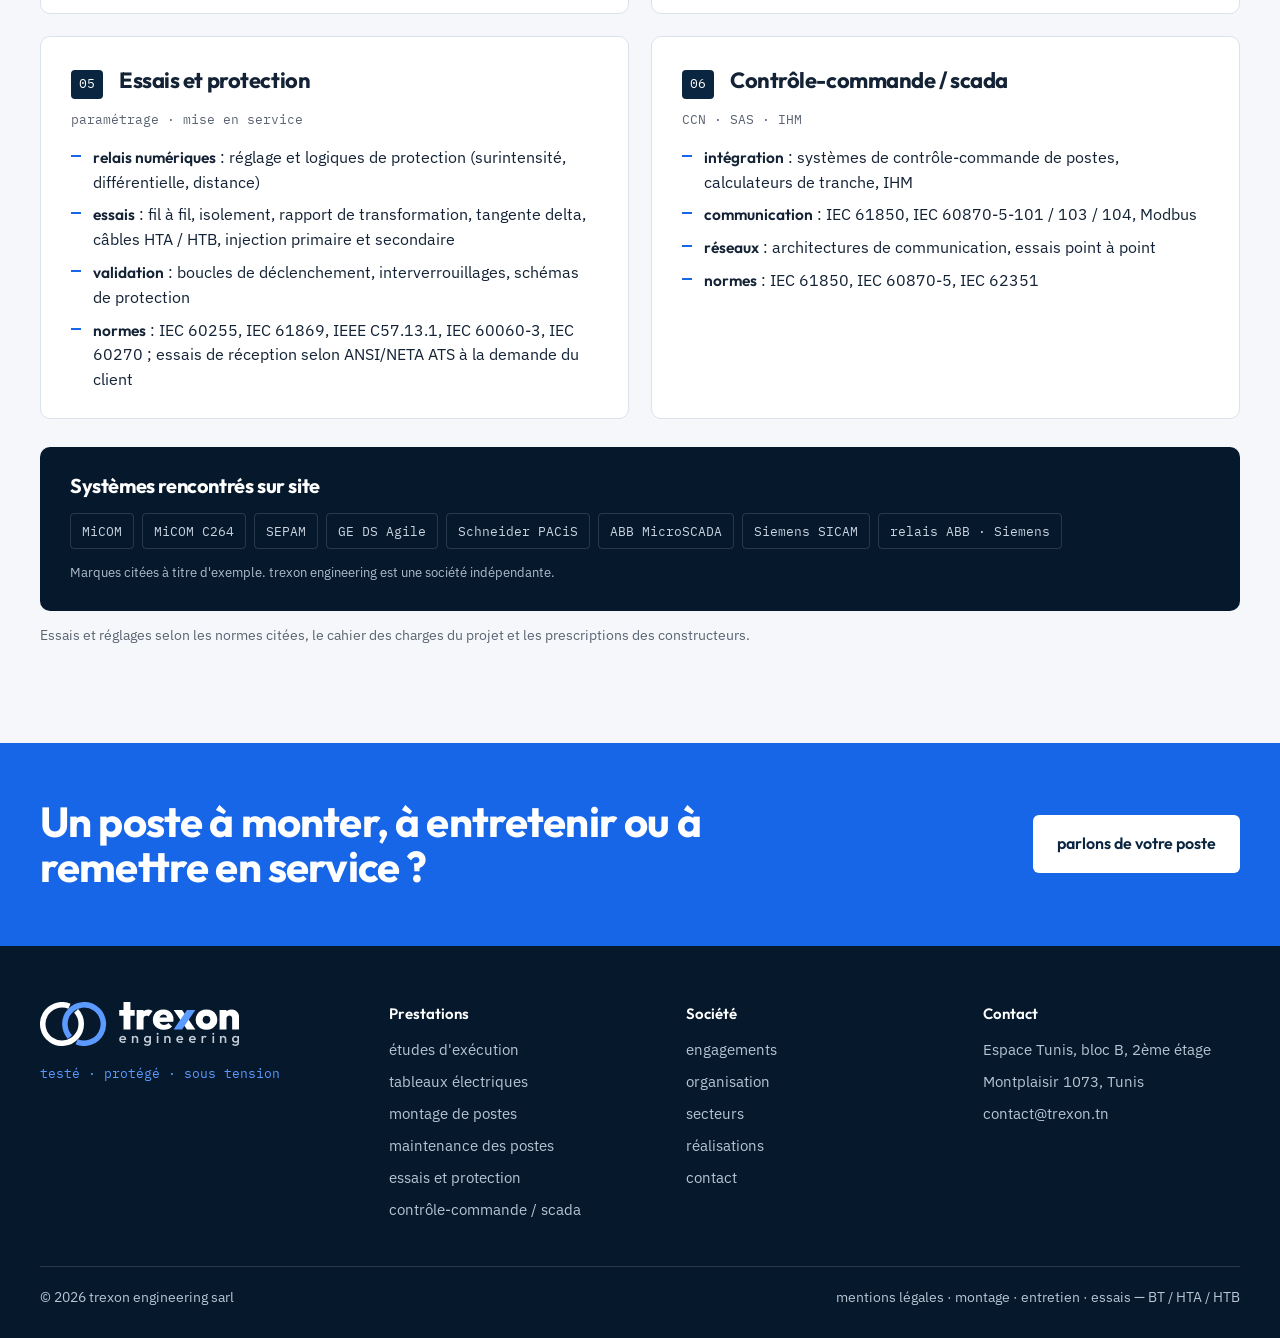
<file: prestations.html>
<!doctype html>
<html lang="fr" dir="ltr">
<head>
<meta charset="utf-8">
<meta name="viewport" content="width=device-width, initial-scale=1">
<meta name="theme-color" content="#06182C">
<meta name="description" content="Études d&#x27;exécution, tableaux électriques, montage de postes AIS et GIS, maintenance et essais de transformateurs, relais de protection, contrôle-commande et SCADA IEC 61850, mise en service — Tunisie, Maghreb, Afrique du Nord et Afrique.">
<title>Prestations — montage, essais, maintenance de postes</title>
<link rel="canonical" href="https://trexon.tn/prestations.html">
<meta property="og:type" content="website">
<meta property="og:site_name" content="trexon engineering">
<meta property="og:locale" content="fr_TN">
<meta property="og:title" content="Prestations — montage, essais, maintenance de postes">
<meta property="og:description" content="Études d&#x27;exécution, tableaux électriques, montage de postes AIS et GIS, maintenance et essais de transformateurs, relais de protection, contrôle-commande et SCADA IEC 61850, mise en service — Tunisie, Maghreb, Afrique du Nord et Afrique.">
<meta property="og:url" content="https://trexon.tn/prestations.html">
<meta property="og:image" content="https://trexon.tn/img-9358a857.jpg">
<meta name="twitter:card" content="summary_large_image">
<!-- seo-extra -->
<meta name="keywords" content="ingénierie électrique, postes électriques HTA HTB, montage de postes, maintenance de postes, essais de relais de protection, mise en service, transformateurs de puissance, contrôle-commande, SCADA, IEC 61850, Tunisie, Tunis, Afrique du Nord, Afrique, electrical engineering Tunisia, substation commissioning North Africa">
<meta name="robots" content="index, follow, max-image-preview:large">
<meta name="author" content="trexon engineering">
<meta name="geo.region" content="TN-11">
<meta name="geo.placename" content="Tunis">
<meta name="geo.position" content="36.8065;10.1815">
<meta name="ICBM" content="36.8065, 10.1815">
<meta property="og:locale:alternate" content="en_US">
<meta name="twitter:title" content="Prestations — montage, essais, maintenance de postes">
<meta name="twitter:description" content="Études d&#x27;exécution, tableaux électriques, montage de postes AIS et GIS, maintenance et essais de transformateurs, relais de protection, contrôle-commande et SCADA IEC 61850, mise en service — Tunisie, Maghreb, Afrique du Nord et Afrique.">
<link rel="alternate" hreflang="fr" href="https://trexon.tn/prestations.html">
<link rel="alternate" hreflang="en" href="https://trexon.tn/prestations.html?lang=en">
<link rel="alternate" hreflang="x-default" href="https://trexon.tn/prestations.html">
<!-- /seo-extra -->
<link rel="icon" href="favicon.svg" type="image/svg+xml">
<link rel="preconnect" href="https://fonts.googleapis.com">
<link rel="preconnect" href="https://fonts.gstatic.com" crossorigin>
<link rel="stylesheet" href="https://fonts.googleapis.com/css2?family=Outfit:wght@500;600;700;800&family=IBM+Plex+Sans:wght@400;500;600&family=IBM+Plex+Mono:wght@500&display=swap">
<link rel="stylesheet" href="site.css">
</head>
<body>
<header class="top">
  <nav class="wrap nav" aria-label="navigation principale">
    <a class="brand" href="accueil.html" aria-label="trexon engineering, accueil"><svg xmlns="http://www.w3.org/2000/svg" viewBox="0 0 803.01 177.50" aria-hidden="true"><g transform="translate(0,-89.44)"><path d="M145.817 125.587A77.613 77.613 0 0 1 44.121 241.688A77.613 77.613 0 0 1 118.909 106.676" fill="none" stroke="#FFFFFF" stroke-width="22.272"/><path d="M120.935 230.790A77.613 77.613 0 0 1 222.630 114.690A77.613 77.613 0 0 1 147.843 249.702" fill="none" stroke="#5B9BFF" stroke-width="22.272"/><g transform="translate(319.65,0)"><path fill="#FFFFFF" d="M17.279999999999998 200.0V89.44H45.12V200.0ZM0.0 144.96V121.76H62.4V144.96Z M70.24 200.0V121.76H98.08V200.0ZM98.08 157.44 85.6 146.88Q90.24 133.6 97.91999999999999 126.88Q105.6 120.16 117.92 120.16Q123.52 120.16 127.6 121.6Q131.68 123.03999999999999 134.56 126.08L118.4 147.68Q117.12 146.24 114.8 145.36Q112.47999999999999 144.48 109.6 144.48Q104.16 144.48 101.12 147.76Q98.08 151.04 98.08 157.44Z M180.32000000000002 201.76Q167.20000000000002 201.76 157.12 196.56Q147.04000000000002 191.36 141.28000000000003 182.08Q135.52 172.8 135.52 160.8Q135.52 148.96 141.12 139.76Q146.72000000000003 130.56 156.40000000000003 125.2Q166.08 119.84 178.24 119.84Q190.08 119.84 199.28000000000003 124.88000000000001Q208.48000000000002 129.92000000000002 213.68 138.8Q218.88 147.68 218.88 159.04Q218.88 161.44 218.64000000000001 163.92000000000002Q218.40000000000003 166.4 217.60000000000002 169.6L148.64000000000001 169.92V152.0L206.56 151.51999999999998L194.08 159.36Q193.92000000000002 152.8 192.16000000000003 148.56Q190.4 144.32 187.04000000000002 142.07999999999998Q183.68 139.84 178.56 139.84Q173.28000000000003 139.84 169.44000000000003 142.4Q165.60000000000002 144.96 163.52000000000004 149.60000000000002Q161.44000000000003 154.24 161.44000000000003 160.8Q161.44000000000003 167.51999999999998 163.68 172.24Q165.92000000000002 176.96 170.08 179.36Q174.24 181.76 180.32000000000002 181.76Q186.08 181.76 190.48000000000002 179.83999999999997Q194.88000000000002 177.92 198.40000000000003 173.92L212.96000000000004 188.48Q207.20000000000002 195.04 198.96000000000004 198.39999999999998Q190.72000000000003 201.76 180.32000000000002 201.76Z M219.52 121.76L253.48 121.76L307.20 200.00L273.24 200.00Z M352.15999999999997 201.76Q339.52 201.76 329.67999999999995 196.39999999999998Q319.84 191.04 314.08 181.68Q308.32 172.32 308.32 160.64Q308.32 148.96 314.0 139.76Q319.68 130.56 329.6 125.2Q339.52 119.84 352.0 119.84Q364.48 119.84 374.32 125.2Q384.15999999999997 130.56 389.91999999999996 139.76Q395.68 148.96 395.68 160.64Q395.68 172.32 390.0 181.68Q384.32 191.04 374.48 196.39999999999998Q364.64 201.76 352.15999999999997 201.76ZM352.0 176.96Q356.64 176.96 360.08 174.96Q363.52 172.96 365.44 169.28Q367.36 165.6 367.36 160.8Q367.36 156.0 365.36 152.4Q363.36 148.8 360.0 146.8Q356.64 144.8 352.0 144.8Q347.52 144.8 344.0 146.88Q340.48 148.96 338.56 152.56Q336.64 156.16 336.64 160.96Q336.64 165.6 338.56 169.28Q340.48 172.96 344.0 174.96Q347.52 176.96 352.0 176.96Z M455.52 200.0V155.84Q455.52 150.4 452.32 147.28Q449.12 144.16 444.15999999999997 144.16Q440.8 144.16 438.15999999999997 145.6Q435.52 147.04 434.08 149.6Q432.64 152.16 432.64 155.84L421.76 150.72Q421.76 141.28 425.91999999999996 134.48Q430.08 127.67999999999999 437.36 123.91999999999999Q444.64 120.16 453.91999999999996 120.16Q462.4 120.16 469.03999999999996 124.08Q475.68 128.0 479.52 134.56Q483.36 141.12 483.36 149.44V200.0ZM404.8 200.0V121.76H432.64V200.0Z"/><path fill="#5B9BFF" d="M219.52 200.00L253.48 200.00L307.20 121.76L273.24 121.76Z"/><path fill="#C5CDD8" d="M14.904719999999998 255.2012Q10.679759999999998 255.2012 7.305659999999999 253.29410000000001Q3.9315599999999993 251.387 1.9657799999999996 248.04224Q0.0 244.69747999999998 0.0 240.53119999999998Q0.0 236.36491999999998 1.9364399999999997 233.0495Q3.8728799999999994 229.73408 7.188299999999998 227.79764Q10.503719999999998 225.8612 14.552639999999997 225.8612Q18.484199999999994 225.8612 21.506219999999992 227.68027999999998Q24.528239999999993 229.49936 26.259299999999996 232.66807999999997Q27.990359999999995 235.83679999999998 27.990359999999995 239.88572Q27.990359999999995 240.58988 27.902339999999995 241.32338Q27.814319999999995 242.05687999999998 27.638279999999995 242.93707999999998H4.5183599999999995V237.65588H24.293519999999994L21.887639999999994 239.76836Q21.770279999999996 237.18644 20.890079999999998 235.42604Q20.009879999999995 233.66564 18.396179999999994 232.72676Q16.782479999999996 231.78788 14.435279999999995 231.78788Q11.970719999999996 231.78788 10.151639999999997 232.84411999999998Q8.332559999999997 233.90035999999998 7.334999999999997 235.80746Q6.337439999999998 237.71456 6.337439999999998 240.35515999999998Q6.337439999999998 242.99576 7.393679999999998 244.99088Q8.449919999999999 246.986 10.386359999999998 248.07157999999998Q12.322799999999997 249.15715999999998 14.846039999999995 249.15715999999998Q17.017199999999995 249.15715999999998 18.865619999999993 248.39432Q20.714039999999994 247.63147999999998 22.004999999999995 246.16448L26.112599999999993 250.33076Q24.058799999999994 252.73664 21.124799999999993 253.96892Q18.190799999999996 255.2012 14.904719999999998 255.2012Z M70.22364 254.6144V238.36004Q70.22364 235.5434 68.4339 233.72431999999998Q66.64416 231.90524 63.82752000000001 231.90524Q61.949760000000005 231.90524 60.48276 232.72676Q59.01576 233.54828 58.19424 235.01528000000002Q57.37272 236.48228 57.37272 238.36004L54.84948000000001 236.95172Q54.84948000000001 233.72431999999998 56.2578 231.23041999999998Q57.66612000000001 228.73651999999998 60.16002 227.29886Q62.65392 225.8612 65.76396 225.8612Q68.93268 225.8612 71.39724000000001 227.4749Q73.8618 229.08859999999999 75.27011999999999 231.64118Q76.67844 234.19376 76.67844 236.95172V254.6144ZM50.91792 254.6144V226.44799999999998H57.37272V254.6144Z M113.16107999999998 266.93719999999996Q108.70139999999999 266.93719999999996 105.35664 265.32349999999997Q102.01187999999999 263.7098 99.95808 260.7758L104.18303999999999 256.55084Q105.88475999999999 258.66332 108.05591999999999 259.71956Q110.22707999999999 260.7758 113.27843999999999 260.7758Q117.09263999999999 260.7758 119.32247999999998 258.81002Q121.55231999999998 256.84424 121.55231999999998 253.4408V246.51656L122.66723999999999 240.29648L121.55231999999998 234.01772V226.44799999999998H128.00712V253.4408Q128.00712 257.48972 126.12935999999999 260.51174Q124.25159999999998 263.53376 120.90683999999999 265.23547999999994Q117.56207999999998 266.93719999999996 113.16107999999998 266.93719999999996ZM112.86768 254.02759999999998Q109.11215999999999 254.02759999999998 106.09013999999999 252.17917999999997Q103.06812 250.33076 101.33706 247.10336Q99.606 243.87596 99.606 239.88572Q99.606 235.89548 101.33706 232.72676Q103.06812 229.55804 106.09013999999999 227.70962Q109.11215999999999 225.8612 112.86768 225.8612Q116.21243999999999 225.8612 118.73567999999999 227.21084Q121.25891999999999 228.56047999999998 122.66723999999999 230.93702Q124.07555999999998 233.31356 124.07555999999998 236.48228V243.40652Q124.07555999999998 246.51656 122.63789999999997 248.92244Q121.20023999999998 251.32832 118.67699999999999 252.67795999999998Q116.15375999999999 254.02759999999998 112.86768 254.02759999999998ZM114.15863999999999 247.92488Q116.50583999999999 247.92488 118.26623999999998 246.92732Q120.02663999999999 245.92976 120.99485999999999 244.14002Q121.96307999999999 242.35028 121.96307999999999 239.9444Q121.96307999999999 237.53852 120.99485999999999 235.74878Q120.02663999999999 233.95904 118.26623999999998 232.96148Q116.50583999999999 231.96392 114.15863999999999 231.96392Q111.81143999999999 231.96392 110.02169999999998 232.96148Q108.23195999999999 233.95904 107.2344 235.74878Q106.23683999999999 237.53852 106.23683999999999 239.9444Q106.23683999999999 242.2916 107.2344 244.11068Q108.23195999999999 245.92976 110.02169999999998 246.92732Q111.81143999999999 247.92488 114.15863999999999 247.92488Z M151.52148000000003 254.6144V226.44799999999998H157.97628000000003V254.6144ZM154.74888 221.28415999999999Q153.10584000000003 221.28415999999999 152.02026 220.16924Q150.93468000000001 219.05432 150.93468000000001 217.41128Q150.93468000000001 215.76824 152.02026 214.65332Q153.10584000000003 213.5384 154.74888 213.5384Q156.45060000000004 213.5384 157.50684 214.65332Q158.56308 215.76824 158.56308 217.41128Q158.56308 219.05432 157.50684 220.16924Q156.45060000000004 221.28415999999999 154.74888 221.28415999999999Z M200.79636000000002 254.6144V238.36004Q200.79636000000002 235.5434 199.00662000000003 233.72431999999998Q197.21688000000003 231.90524 194.40024000000003 231.90524Q192.52248000000003 231.90524 191.05548000000005 232.72676Q189.58848000000003 233.54828 188.76696000000004 235.01528000000002Q187.94544000000002 236.48228 187.94544000000002 238.36004L185.42220000000003 236.95172Q185.42220000000003 233.72431999999998 186.83052000000004 231.23041999999998Q188.23884 228.73651999999998 190.73274000000004 227.29886Q193.22664000000003 225.8612 196.33668000000003 225.8612Q199.5054 225.8612 201.96996000000001 227.4749Q204.43452000000002 229.08859999999999 205.84284000000002 231.64118Q207.25116000000003 234.19376 207.25116000000003 236.95172V254.6144ZM181.49064 254.6144V226.44799999999998H187.94544000000002V254.6144Z M245.08344 255.2012Q240.85848 255.2012 237.48438 253.29410000000001Q234.11028 251.387 232.1445 248.04224Q230.17872 244.69747999999998 230.17872 240.53119999999998Q230.17872 236.36491999999998 232.11516 233.0495Q234.0516 229.73408 237.36702 227.79764Q240.68243999999999 225.8612 244.73136 225.8612Q248.66291999999999 225.8612 251.68493999999998 227.68027999999998Q254.70695999999998 229.49936 256.43802 232.66807999999997Q258.16908 235.83679999999998 258.16908 239.88572Q258.16908 240.58988 258.08106 241.32338Q257.99304 242.05687999999998 257.817 242.93707999999998H234.69708V237.65588H254.47224L252.06635999999997 239.76836Q251.94899999999998 237.18644 251.06879999999998 235.42604Q250.18859999999998 233.66564 248.57489999999999 232.72676Q246.9612 231.78788 244.61399999999998 231.78788Q242.14944 231.78788 240.33035999999998 232.84411999999998Q238.51128 233.90035999999998 237.51371999999998 235.80746Q236.51615999999999 237.71456 236.51615999999999 240.35515999999998Q236.51615999999999 242.99576 237.5724 244.99088Q238.62864 246.986 240.56508 248.07157999999998Q242.50152 249.15715999999998 245.02476 249.15715999999998Q247.19592 249.15715999999998 249.04433999999998 248.39432Q250.89275999999998 247.63147999999998 252.18372 246.16448L256.29132 250.33076Q254.23752 252.73664 251.30352 253.96892Q248.36952 255.2012 245.08344 255.2012Z M296.00136 255.2012Q291.77639999999997 255.2012 288.40229999999997 253.29410000000001Q285.02819999999997 251.387 283.06242 248.04224Q281.09664 244.69747999999998 281.09664 240.53119999999998Q281.09664 236.36491999999998 283.03308 233.0495Q284.96952 229.73408 288.28494 227.79764Q291.60035999999997 225.8612 295.64928 225.8612Q299.58083999999997 225.8612 302.60285999999996 227.68027999999998Q305.62487999999996 229.49936 307.35594 232.66807999999997Q309.087 235.83679999999998 309.087 239.88572Q309.087 240.58988 308.99897999999996 241.32338Q308.91096 242.05687999999998 308.73492 242.93707999999998H285.61499999999995V237.65588H305.39016L302.98427999999996 239.76836Q302.86692 237.18644 301.98672 235.42604Q301.10652 233.66564 299.49281999999994 232.72676Q297.87911999999994 231.78788 295.53191999999996 231.78788Q293.06735999999995 231.78788 291.24827999999997 232.84411999999998Q289.4292 233.90035999999998 288.43164 235.80746Q287.43408 237.71456 287.43408 240.35515999999998Q287.43408 242.99576 288.49032 244.99088Q289.54656 246.986 291.48299999999995 248.07157999999998Q293.41943999999995 249.15715999999998 295.94268 249.15715999999998Q298.11384 249.15715999999998 299.96226 248.39432Q301.81068 247.63147999999998 303.10164 246.16448L307.20923999999997 250.33076Q305.15544 252.73664 302.22144 253.96892Q299.28743999999995 255.2012 296.00136 255.2012Z M332.01455999999996 254.6144V226.44799999999998H338.46936V254.6144ZM338.46936 238.94683999999998 336.23951999999997 237.83192Q336.23951999999997 232.49204 338.61605999999995 229.17662Q340.9926 225.8612 345.80436 225.8612Q347.91684 225.8612 349.61856 226.62403999999998Q351.32027999999997 227.38688 352.78727999999995 229.08859999999999L348.56231999999994 233.43092Q347.79947999999996 232.6094 346.8606 232.25732Q345.92172 231.90524 344.68944 231.90524Q341.99015999999995 231.90524 340.22975999999994 233.60696Q338.46936 235.30867999999998 338.46936 238.94683999999998Z M376.30164 254.6144V226.44799999999998H382.75644V254.6144ZM379.52904 221.28415999999999Q377.88599999999997 221.28415999999999 376.80042 220.16924Q375.71484 219.05432 375.71484 217.41128Q375.71484 215.76824 376.80042 214.65332Q377.88599999999997 213.5384 379.52904 213.5384Q381.23076 213.5384 382.287 214.65332Q383.34324 215.76824 383.34324 217.41128Q383.34324 219.05432 382.287 220.16924Q381.23076 221.28415999999999 379.52904 221.28415999999999Z M425.57652 254.6144V238.36004Q425.57652 235.5434 423.78678 233.72431999999998Q421.99704 231.90524 419.1804 231.90524Q417.30264 231.90524 415.83564 232.72676Q414.36864 233.54828 413.54712000000006 235.01528000000002Q412.72560000000004 236.48228 412.72560000000004 238.36004L410.20236 236.95172Q410.20236 233.72431999999998 411.61068 231.23041999999998Q413.019 228.73651999999998 415.5129 227.29886Q418.0068 225.8612 421.11684 225.8612Q424.28556000000003 225.8612 426.75012000000004 227.4749Q429.21468000000004 229.08859999999999 430.62300000000005 231.64118Q432.03132 234.19376 432.03132 236.95172V254.6144ZM406.2708 254.6144V226.44799999999998H412.72560000000004V254.6144Z M468.51396 266.93719999999996Q464.05428 266.93719999999996 460.70952 265.32349999999997Q457.36476 263.7098 455.31096 260.7758L459.53592000000003 256.55084Q461.23764 258.66332 463.40880000000004 259.71956Q465.57996 260.7758 468.63132 260.7758Q472.44552 260.7758 474.67536 258.81002Q476.90520000000004 256.84424 476.90520000000004 253.4408V246.51656L478.02012 240.29648L476.90520000000004 234.01772V226.44799999999998H483.36V253.4408Q483.36 257.48972 481.48224000000005 260.51174Q479.60448 263.53376 476.25972 265.23547999999994Q472.91496 266.93719999999996 468.51396 266.93719999999996ZM468.22056000000003 254.02759999999998Q464.46504000000004 254.02759999999998 461.44302000000005 252.17917999999997Q458.421 250.33076 456.68994 247.10336Q454.95888 243.87596 454.95888 239.88572Q454.95888 235.89548 456.68994 232.72676Q458.421 229.55804 461.44302000000005 227.70962Q464.46504000000004 225.8612 468.22056000000003 225.8612Q471.56532000000004 225.8612 474.08856000000003 227.21084Q476.6118 228.56047999999998 478.02012 230.93702Q479.42844 233.31356 479.42844 236.48228V243.40652Q479.42844 246.51656 477.99078000000003 248.92244Q476.55312000000004 251.32832 474.02988000000005 252.67795999999998Q471.50664 254.02759999999998 468.22056000000003 254.02759999999998ZM469.51152 247.92488Q471.85872 247.92488 473.61912 246.92732Q475.37952 245.92976 476.34774000000004 244.14002Q477.31596 242.35028 477.31596 239.9444Q477.31596 237.53852 476.34774000000004 235.74878Q475.37952 233.95904 473.61912 232.96148Q471.85872 231.96392 469.51152 231.96392Q467.16432000000003 231.96392 465.37458000000004 232.96148Q463.58484000000004 233.95904 462.58728 235.74878Q461.58972 237.53852 461.58972 239.9444Q461.58972 242.2916 462.58728 244.11068Q463.58484000000004 245.92976 465.37458000000004 246.92732Q467.16432000000003 247.92488 469.51152 247.92488Z"/></g></g></svg></a>
    <button class="burger" id="burger" aria-label="ouvrir le menu" aria-expanded="false" aria-controls="links">
      <svg width="20" height="20" viewBox="0 0 20 20" fill="none" stroke="currentColor" stroke-width="2" aria-hidden="true"><path d="M2 5h16M2 10h16M2 15h16"/></svg>
    </button>
    <div class="links" id="links">
      <a href="prestations.html" aria-current="page">prestations</a><a href="realisations.html">réalisations</a><a href="societe.html">société</a>
      <div class="lang" role="group" aria-label="langue"><button type="button" data-lang="fr" lang="fr">fr</button><button type="button" data-lang="en" lang="en">en</button></div>
      <a class="btn btn-p" href="contact.html">demander un devis</a>
    </div>
  </nav>
</header>
<main>
<section class="phead on-dark">
  <div class="wrap phead-in">
    <div class="eyebrow">prestations</div>
    <h1>montage et entretien des postes BT, HTA et HTB</h1>
    <p class="lead">Études d'exécution, tableaux, montage, maintenance, essais et contrôle-commande.</p>
  </div>
</section><nav class="subnav" aria-label="sections de la page">
  <div class="wrap subnav-in">
    <a href="#s1">études d'exécution</a><a href="#s2">tableaux électriques</a><a href="#s3">montage de postes</a>
    <a href="#s4">maintenance des postes</a><a href="#s5">essais et protection</a><a href="#s6">contrôle-commande / scada</a>
    <a href="#systemes">systèmes</a>
  </div>
</nav><section class="sec" id="prestations">
  <div class="wrap">
    <div class="head">
      <div><div class="eyebrow">prestations</div><h2>domaines d'intervention</h2></div>
      <p>De l'arrivée HTB jusqu'au TGBT : postes GIS et AIS, transformateurs de puissance, cellules HTA, câbles, auxiliaires, protections et contrôle-commande.</p>
    </div>
    <div class="cards">
        <article class="card" id="s1">
          <div class="card-h"><span class="num">01</span><h3>études d'exécution</h3></div>
          <small class="scope">postes BT · HTA · HTB</small>
          <ul>
            <li><b>schémas</b> : unifilaires, développés, schémas de câblage</li>
            <li><b>plans</b> : implantation des équipements, cheminements de câbles</li>
            <li><b>dossiers</b> : carnets de câbles, nomenclatures, dossiers de recollement</li>
            <li><b>préparation des travaux</b> : programmes d'essais, plans d'inspection et d'essais, procédures de consignation</li>
            <li><b>normes</b> : NF C 13-100, NF C 13-200, NF C 15-100, IEC 61936-1</li>
          </ul>
        </article>
        <article class="card" id="s2">
          <div class="card-h"><span class="num">02</span><h3>tableaux électriques</h3></div>
          <small class="scope">assemblage · câblage · contrôle</small>
          <ul>
            <li><b>tableaux BT</b> : TGBT, tableaux de distribution, coffrets auxiliaires</li>
            <li><b>armoires de poste</b> : armoires AC, DC 48 V / 127 V, protection et contrôle-commande, télécommunication</li>
            <li><b>contrôle qualité</b> : vérification du câblage, essais de conformité</li>
            <li><b>normes</b> : IEC 61439, IEC 60364-6, NF C 15-100</li>
          </ul>
        </article>
        <article class="card" id="s3">
          <div class="card-h"><span class="num">03</span><h3>montage de postes électriques</h3></div>
          <small class="scope">AIS · GIS · HTA / HTB</small>
          <ul>
            <li><b>postes blindés GIS</b> : pont roulant, mise en place et fixation, montage mécanique, raccordement, équipements SF6</li>
            <li><b>postes ouverts AIS</b> : structures, disjoncteurs, sectionneurs, TC / TT, jeux de barres</li>
            <li><b>transformateurs</b> : transformateurs de puissance, bobines de point neutre, transformateurs de services auxiliaires, groupes électrogènes, traitement d'huile</li>
            <li><b>câbles et raccordements</b> : chemins de câbles, tirage de câbles HTB et HTA, boîtes à câbles, cellules HTA, gaines à barres, câblage BT</li>
            <li><b>auxiliaires de poste</b> : batteries et redresseurs, mise à la terre, paratonnerre, éclairage, vidéosurveillance, protection incendie, climatisation</li>
            <li><b>normes</b> : IEC 62271, IEC 60076, IEC 61869, IEC 60502-2, IEC 60840, EN 50522</li>
          </ul>
        </article>
        <article class="card" id="s4">
          <div class="card-h"><span class="num">04</span><h3>maintenance des postes</h3></div>
          <small class="scope">BT · HTA · HTB</small>
          <ul>
            <li><b>postes et TGBT</b> : cellules, disjoncteurs, sectionneurs, mécanismes, verrouillages, thermographie</li>
            <li><b>transformateurs</b> : isolement, rapport, enroulements, huile, Buchholz et accessoires</li>
            <li><b>auxiliaires</b> : batteries station, chargeurs, UPS, prises de terre</li>
            <li><b>arrêts programmés</b> : préparation, consignations, travaux et remise en service dans la fenêtre d'arrêt</li>
            <li><b>normes</b> : IEC 62271, IEC 60076, IEC 60422 et IEC 60599 (huiles), NF C 18-510</li>
          </ul>
        </article>
        <article class="card" id="s5">
          <div class="card-h"><span class="num">05</span><h3>essais et protection</h3></div>
          <small class="scope">paramétrage · mise en service</small>
          <ul>
            <li><b>relais numériques</b> : réglage et logiques de protection (surintensité, différentielle, distance)</li>
            <li><b>essais</b> : fil à fil, isolement, rapport de transformation, tangente delta, câbles HTA / HTB, injection primaire et secondaire</li>
            <li><b>validation</b> : boucles de déclenchement, interverrouillages, schémas de protection</li>
            <li><b>normes</b> : IEC 60255, IEC 61869, IEEE C57.13.1, IEC 60060-3, IEC 60270 ; essais de réception selon ANSI/NETA ATS à la demande du client</li>
          </ul>
        </article>
        <article class="card" id="s6">
          <div class="card-h"><span class="num">06</span><h3>contrôle-commande / scada</h3></div>
          <small class="scope">CCN · SAS · IHM</small>
          <ul>
            <li><b>intégration</b> : systèmes de contrôle-commande de postes, calculateurs de tranche, IHM</li>
            <li><b>communication</b> : IEC 61850, IEC 60870-5-101 / 103 / 104, Modbus</li>
            <li><b>réseaux</b> : architectures de communication, essais point à point</li>
            <li><b>normes</b> : IEC 61850, IEC 60870-5, IEC 62351</li>
          </ul>
        </article>
    </div>
    <div class="dossier" id="systemes">
      <h3>systèmes rencontrés sur site</h3>
      <div class="dos">
        <span>MiCOM</span><span>MiCOM C264</span><span>SEPAM</span><span>GE DS Agile</span><span>Schneider PACiS</span><span>ABB MicroSCADA</span><span>Siemens SICAM</span><span>relais ABB · Siemens</span>
      </div>
      <p class="sys-note">Marques citées à titre d'exemple. trexon engineering est une société indépendante.</p>
    </div>
    <p class="note">Essais et réglages selon les normes citées, le cahier des charges du projet et les prescriptions des constructeurs.</p>
  </div>
</section><section class="band">
  <div class="wrap band-in">
    <h2>un poste à monter, à entretenir ou à remettre en service ?</h2>
    <a class="btn" href="contact.html">parlons de votre poste</a>
  </div>
</section>
</main>
<footer class="on-dark">
  <div class="wrap">
    <div class="f-top">
      <div><svg xmlns="http://www.w3.org/2000/svg" viewBox="0 0 803.01 177.50" role="img" aria-label="trexon engineering"><g transform="translate(0,-89.44)"><path d="M145.817 125.587A77.613 77.613 0 0 1 44.121 241.688A77.613 77.613 0 0 1 118.909 106.676" fill="none" stroke="#FFFFFF" stroke-width="22.272"/><path d="M120.935 230.790A77.613 77.613 0 0 1 222.630 114.690A77.613 77.613 0 0 1 147.843 249.702" fill="none" stroke="#5B9BFF" stroke-width="22.272"/><g transform="translate(319.65,0)"><path fill="#FFFFFF" d="M17.279999999999998 200.0V89.44H45.12V200.0ZM0.0 144.96V121.76H62.4V144.96Z M70.24 200.0V121.76H98.08V200.0ZM98.08 157.44 85.6 146.88Q90.24 133.6 97.91999999999999 126.88Q105.6 120.16 117.92 120.16Q123.52 120.16 127.6 121.6Q131.68 123.03999999999999 134.56 126.08L118.4 147.68Q117.12 146.24 114.8 145.36Q112.47999999999999 144.48 109.6 144.48Q104.16 144.48 101.12 147.76Q98.08 151.04 98.08 157.44Z M180.32000000000002 201.76Q167.20000000000002 201.76 157.12 196.56Q147.04000000000002 191.36 141.28000000000003 182.08Q135.52 172.8 135.52 160.8Q135.52 148.96 141.12 139.76Q146.72000000000003 130.56 156.40000000000003 125.2Q166.08 119.84 178.24 119.84Q190.08 119.84 199.28000000000003 124.88000000000001Q208.48000000000002 129.92000000000002 213.68 138.8Q218.88 147.68 218.88 159.04Q218.88 161.44 218.64000000000001 163.92000000000002Q218.40000000000003 166.4 217.60000000000002 169.6L148.64000000000001 169.92V152.0L206.56 151.51999999999998L194.08 159.36Q193.92000000000002 152.8 192.16000000000003 148.56Q190.4 144.32 187.04000000000002 142.07999999999998Q183.68 139.84 178.56 139.84Q173.28000000000003 139.84 169.44000000000003 142.4Q165.60000000000002 144.96 163.52000000000004 149.60000000000002Q161.44000000000003 154.24 161.44000000000003 160.8Q161.44000000000003 167.51999999999998 163.68 172.24Q165.92000000000002 176.96 170.08 179.36Q174.24 181.76 180.32000000000002 181.76Q186.08 181.76 190.48000000000002 179.83999999999997Q194.88000000000002 177.92 198.40000000000003 173.92L212.96000000000004 188.48Q207.20000000000002 195.04 198.96000000000004 198.39999999999998Q190.72000000000003 201.76 180.32000000000002 201.76Z M219.52 121.76L253.48 121.76L307.20 200.00L273.24 200.00Z M352.15999999999997 201.76Q339.52 201.76 329.67999999999995 196.39999999999998Q319.84 191.04 314.08 181.68Q308.32 172.32 308.32 160.64Q308.32 148.96 314.0 139.76Q319.68 130.56 329.6 125.2Q339.52 119.84 352.0 119.84Q364.48 119.84 374.32 125.2Q384.15999999999997 130.56 389.91999999999996 139.76Q395.68 148.96 395.68 160.64Q395.68 172.32 390.0 181.68Q384.32 191.04 374.48 196.39999999999998Q364.64 201.76 352.15999999999997 201.76ZM352.0 176.96Q356.64 176.96 360.08 174.96Q363.52 172.96 365.44 169.28Q367.36 165.6 367.36 160.8Q367.36 156.0 365.36 152.4Q363.36 148.8 360.0 146.8Q356.64 144.8 352.0 144.8Q347.52 144.8 344.0 146.88Q340.48 148.96 338.56 152.56Q336.64 156.16 336.64 160.96Q336.64 165.6 338.56 169.28Q340.48 172.96 344.0 174.96Q347.52 176.96 352.0 176.96Z M455.52 200.0V155.84Q455.52 150.4 452.32 147.28Q449.12 144.16 444.15999999999997 144.16Q440.8 144.16 438.15999999999997 145.6Q435.52 147.04 434.08 149.6Q432.64 152.16 432.64 155.84L421.76 150.72Q421.76 141.28 425.91999999999996 134.48Q430.08 127.67999999999999 437.36 123.91999999999999Q444.64 120.16 453.91999999999996 120.16Q462.4 120.16 469.03999999999996 124.08Q475.68 128.0 479.52 134.56Q483.36 141.12 483.36 149.44V200.0ZM404.8 200.0V121.76H432.64V200.0Z"/><path fill="#5B9BFF" d="M219.52 200.00L253.48 200.00L307.20 121.76L273.24 121.76Z"/><path fill="#C5CDD8" d="M14.904719999999998 255.2012Q10.679759999999998 255.2012 7.305659999999999 253.29410000000001Q3.9315599999999993 251.387 1.9657799999999996 248.04224Q0.0 244.69747999999998 0.0 240.53119999999998Q0.0 236.36491999999998 1.9364399999999997 233.0495Q3.8728799999999994 229.73408 7.188299999999998 227.79764Q10.503719999999998 225.8612 14.552639999999997 225.8612Q18.484199999999994 225.8612 21.506219999999992 227.68027999999998Q24.528239999999993 229.49936 26.259299999999996 232.66807999999997Q27.990359999999995 235.83679999999998 27.990359999999995 239.88572Q27.990359999999995 240.58988 27.902339999999995 241.32338Q27.814319999999995 242.05687999999998 27.638279999999995 242.93707999999998H4.5183599999999995V237.65588H24.293519999999994L21.887639999999994 239.76836Q21.770279999999996 237.18644 20.890079999999998 235.42604Q20.009879999999995 233.66564 18.396179999999994 232.72676Q16.782479999999996 231.78788 14.435279999999995 231.78788Q11.970719999999996 231.78788 10.151639999999997 232.84411999999998Q8.332559999999997 233.90035999999998 7.334999999999997 235.80746Q6.337439999999998 237.71456 6.337439999999998 240.35515999999998Q6.337439999999998 242.99576 7.393679999999998 244.99088Q8.449919999999999 246.986 10.386359999999998 248.07157999999998Q12.322799999999997 249.15715999999998 14.846039999999995 249.15715999999998Q17.017199999999995 249.15715999999998 18.865619999999993 248.39432Q20.714039999999994 247.63147999999998 22.004999999999995 246.16448L26.112599999999993 250.33076Q24.058799999999994 252.73664 21.124799999999993 253.96892Q18.190799999999996 255.2012 14.904719999999998 255.2012Z M70.22364 254.6144V238.36004Q70.22364 235.5434 68.4339 233.72431999999998Q66.64416 231.90524 63.82752000000001 231.90524Q61.949760000000005 231.90524 60.48276 232.72676Q59.01576 233.54828 58.19424 235.01528000000002Q57.37272 236.48228 57.37272 238.36004L54.84948000000001 236.95172Q54.84948000000001 233.72431999999998 56.2578 231.23041999999998Q57.66612000000001 228.73651999999998 60.16002 227.29886Q62.65392 225.8612 65.76396 225.8612Q68.93268 225.8612 71.39724000000001 227.4749Q73.8618 229.08859999999999 75.27011999999999 231.64118Q76.67844 234.19376 76.67844 236.95172V254.6144ZM50.91792 254.6144V226.44799999999998H57.37272V254.6144Z M113.16107999999998 266.93719999999996Q108.70139999999999 266.93719999999996 105.35664 265.32349999999997Q102.01187999999999 263.7098 99.95808 260.7758L104.18303999999999 256.55084Q105.88475999999999 258.66332 108.05591999999999 259.71956Q110.22707999999999 260.7758 113.27843999999999 260.7758Q117.09263999999999 260.7758 119.32247999999998 258.81002Q121.55231999999998 256.84424 121.55231999999998 253.4408V246.51656L122.66723999999999 240.29648L121.55231999999998 234.01772V226.44799999999998H128.00712V253.4408Q128.00712 257.48972 126.12935999999999 260.51174Q124.25159999999998 263.53376 120.90683999999999 265.23547999999994Q117.56207999999998 266.93719999999996 113.16107999999998 266.93719999999996ZM112.86768 254.02759999999998Q109.11215999999999 254.02759999999998 106.09013999999999 252.17917999999997Q103.06812 250.33076 101.33706 247.10336Q99.606 243.87596 99.606 239.88572Q99.606 235.89548 101.33706 232.72676Q103.06812 229.55804 106.09013999999999 227.70962Q109.11215999999999 225.8612 112.86768 225.8612Q116.21243999999999 225.8612 118.73567999999999 227.21084Q121.25891999999999 228.56047999999998 122.66723999999999 230.93702Q124.07555999999998 233.31356 124.07555999999998 236.48228V243.40652Q124.07555999999998 246.51656 122.63789999999997 248.92244Q121.20023999999998 251.32832 118.67699999999999 252.67795999999998Q116.15375999999999 254.02759999999998 112.86768 254.02759999999998ZM114.15863999999999 247.92488Q116.50583999999999 247.92488 118.26623999999998 246.92732Q120.02663999999999 245.92976 120.99485999999999 244.14002Q121.96307999999999 242.35028 121.96307999999999 239.9444Q121.96307999999999 237.53852 120.99485999999999 235.74878Q120.02663999999999 233.95904 118.26623999999998 232.96148Q116.50583999999999 231.96392 114.15863999999999 231.96392Q111.81143999999999 231.96392 110.02169999999998 232.96148Q108.23195999999999 233.95904 107.2344 235.74878Q106.23683999999999 237.53852 106.23683999999999 239.9444Q106.23683999999999 242.2916 107.2344 244.11068Q108.23195999999999 245.92976 110.02169999999998 246.92732Q111.81143999999999 247.92488 114.15863999999999 247.92488Z M151.52148000000003 254.6144V226.44799999999998H157.97628000000003V254.6144ZM154.74888 221.28415999999999Q153.10584000000003 221.28415999999999 152.02026 220.16924Q150.93468000000001 219.05432 150.93468000000001 217.41128Q150.93468000000001 215.76824 152.02026 214.65332Q153.10584000000003 213.5384 154.74888 213.5384Q156.45060000000004 213.5384 157.50684 214.65332Q158.56308 215.76824 158.56308 217.41128Q158.56308 219.05432 157.50684 220.16924Q156.45060000000004 221.28415999999999 154.74888 221.28415999999999Z M200.79636000000002 254.6144V238.36004Q200.79636000000002 235.5434 199.00662000000003 233.72431999999998Q197.21688000000003 231.90524 194.40024000000003 231.90524Q192.52248000000003 231.90524 191.05548000000005 232.72676Q189.58848000000003 233.54828 188.76696000000004 235.01528000000002Q187.94544000000002 236.48228 187.94544000000002 238.36004L185.42220000000003 236.95172Q185.42220000000003 233.72431999999998 186.83052000000004 231.23041999999998Q188.23884 228.73651999999998 190.73274000000004 227.29886Q193.22664000000003 225.8612 196.33668000000003 225.8612Q199.5054 225.8612 201.96996000000001 227.4749Q204.43452000000002 229.08859999999999 205.84284000000002 231.64118Q207.25116000000003 234.19376 207.25116000000003 236.95172V254.6144ZM181.49064 254.6144V226.44799999999998H187.94544000000002V254.6144Z M245.08344 255.2012Q240.85848 255.2012 237.48438 253.29410000000001Q234.11028 251.387 232.1445 248.04224Q230.17872 244.69747999999998 230.17872 240.53119999999998Q230.17872 236.36491999999998 232.11516 233.0495Q234.0516 229.73408 237.36702 227.79764Q240.68243999999999 225.8612 244.73136 225.8612Q248.66291999999999 225.8612 251.68493999999998 227.68027999999998Q254.70695999999998 229.49936 256.43802 232.66807999999997Q258.16908 235.83679999999998 258.16908 239.88572Q258.16908 240.58988 258.08106 241.32338Q257.99304 242.05687999999998 257.817 242.93707999999998H234.69708V237.65588H254.47224L252.06635999999997 239.76836Q251.94899999999998 237.18644 251.06879999999998 235.42604Q250.18859999999998 233.66564 248.57489999999999 232.72676Q246.9612 231.78788 244.61399999999998 231.78788Q242.14944 231.78788 240.33035999999998 232.84411999999998Q238.51128 233.90035999999998 237.51371999999998 235.80746Q236.51615999999999 237.71456 236.51615999999999 240.35515999999998Q236.51615999999999 242.99576 237.5724 244.99088Q238.62864 246.986 240.56508 248.07157999999998Q242.50152 249.15715999999998 245.02476 249.15715999999998Q247.19592 249.15715999999998 249.04433999999998 248.39432Q250.89275999999998 247.63147999999998 252.18372 246.16448L256.29132 250.33076Q254.23752 252.73664 251.30352 253.96892Q248.36952 255.2012 245.08344 255.2012Z M296.00136 255.2012Q291.77639999999997 255.2012 288.40229999999997 253.29410000000001Q285.02819999999997 251.387 283.06242 248.04224Q281.09664 244.69747999999998 281.09664 240.53119999999998Q281.09664 236.36491999999998 283.03308 233.0495Q284.96952 229.73408 288.28494 227.79764Q291.60035999999997 225.8612 295.64928 225.8612Q299.58083999999997 225.8612 302.60285999999996 227.68027999999998Q305.62487999999996 229.49936 307.35594 232.66807999999997Q309.087 235.83679999999998 309.087 239.88572Q309.087 240.58988 308.99897999999996 241.32338Q308.91096 242.05687999999998 308.73492 242.93707999999998H285.61499999999995V237.65588H305.39016L302.98427999999996 239.76836Q302.86692 237.18644 301.98672 235.42604Q301.10652 233.66564 299.49281999999994 232.72676Q297.87911999999994 231.78788 295.53191999999996 231.78788Q293.06735999999995 231.78788 291.24827999999997 232.84411999999998Q289.4292 233.90035999999998 288.43164 235.80746Q287.43408 237.71456 287.43408 240.35515999999998Q287.43408 242.99576 288.49032 244.99088Q289.54656 246.986 291.48299999999995 248.07157999999998Q293.41943999999995 249.15715999999998 295.94268 249.15715999999998Q298.11384 249.15715999999998 299.96226 248.39432Q301.81068 247.63147999999998 303.10164 246.16448L307.20923999999997 250.33076Q305.15544 252.73664 302.22144 253.96892Q299.28743999999995 255.2012 296.00136 255.2012Z M332.01455999999996 254.6144V226.44799999999998H338.46936V254.6144ZM338.46936 238.94683999999998 336.23951999999997 237.83192Q336.23951999999997 232.49204 338.61605999999995 229.17662Q340.9926 225.8612 345.80436 225.8612Q347.91684 225.8612 349.61856 226.62403999999998Q351.32027999999997 227.38688 352.78727999999995 229.08859999999999L348.56231999999994 233.43092Q347.79947999999996 232.6094 346.8606 232.25732Q345.92172 231.90524 344.68944 231.90524Q341.99015999999995 231.90524 340.22975999999994 233.60696Q338.46936 235.30867999999998 338.46936 238.94683999999998Z M376.30164 254.6144V226.44799999999998H382.75644V254.6144ZM379.52904 221.28415999999999Q377.88599999999997 221.28415999999999 376.80042 220.16924Q375.71484 219.05432 375.71484 217.41128Q375.71484 215.76824 376.80042 214.65332Q377.88599999999997 213.5384 379.52904 213.5384Q381.23076 213.5384 382.287 214.65332Q383.34324 215.76824 383.34324 217.41128Q383.34324 219.05432 382.287 220.16924Q381.23076 221.28415999999999 379.52904 221.28415999999999Z M425.57652 254.6144V238.36004Q425.57652 235.5434 423.78678 233.72431999999998Q421.99704 231.90524 419.1804 231.90524Q417.30264 231.90524 415.83564 232.72676Q414.36864 233.54828 413.54712000000006 235.01528000000002Q412.72560000000004 236.48228 412.72560000000004 238.36004L410.20236 236.95172Q410.20236 233.72431999999998 411.61068 231.23041999999998Q413.019 228.73651999999998 415.5129 227.29886Q418.0068 225.8612 421.11684 225.8612Q424.28556000000003 225.8612 426.75012000000004 227.4749Q429.21468000000004 229.08859999999999 430.62300000000005 231.64118Q432.03132 234.19376 432.03132 236.95172V254.6144ZM406.2708 254.6144V226.44799999999998H412.72560000000004V254.6144Z M468.51396 266.93719999999996Q464.05428 266.93719999999996 460.70952 265.32349999999997Q457.36476 263.7098 455.31096 260.7758L459.53592000000003 256.55084Q461.23764 258.66332 463.40880000000004 259.71956Q465.57996 260.7758 468.63132 260.7758Q472.44552 260.7758 474.67536 258.81002Q476.90520000000004 256.84424 476.90520000000004 253.4408V246.51656L478.02012 240.29648L476.90520000000004 234.01772V226.44799999999998H483.36V253.4408Q483.36 257.48972 481.48224000000005 260.51174Q479.60448 263.53376 476.25972 265.23547999999994Q472.91496 266.93719999999996 468.51396 266.93719999999996ZM468.22056000000003 254.02759999999998Q464.46504000000004 254.02759999999998 461.44302000000005 252.17917999999997Q458.421 250.33076 456.68994 247.10336Q454.95888 243.87596 454.95888 239.88572Q454.95888 235.89548 456.68994 232.72676Q458.421 229.55804 461.44302000000005 227.70962Q464.46504000000004 225.8612 468.22056000000003 225.8612Q471.56532000000004 225.8612 474.08856000000003 227.21084Q476.6118 228.56047999999998 478.02012 230.93702Q479.42844 233.31356 479.42844 236.48228V243.40652Q479.42844 246.51656 477.99078000000003 248.92244Q476.55312000000004 251.32832 474.02988000000005 252.67795999999998Q471.50664 254.02759999999998 468.22056000000003 254.02759999999998ZM469.51152 247.92488Q471.85872 247.92488 473.61912 246.92732Q475.37952 245.92976 476.34774000000004 244.14002Q477.31596 242.35028 477.31596 239.9444Q477.31596 237.53852 476.34774000000004 235.74878Q475.37952 233.95904 473.61912 232.96148Q471.85872 231.96392 469.51152 231.96392Q467.16432000000003 231.96392 465.37458000000004 232.96148Q463.58484000000004 233.95904 462.58728 235.74878Q461.58972 237.53852 461.58972 239.9444Q461.58972 242.2916 462.58728 244.11068Q463.58484000000004 245.92976 465.37458000000004 246.92732Q467.16432000000003 247.92488 469.51152 247.92488Z"/></g></g></svg><div class="f-tag">testé · protégé · sous tension</div></div>
      <div><h5>prestations</h5><ul><li><a href="#s1">études d'exécution</a></li><li><a href="#s2">tableaux électriques</a></li><li><a href="#s3">montage de postes</a></li><li><a href="#s4">maintenance des postes</a></li><li><a href="#s5">essais et protection</a></li><li><a href="#s6">contrôle-commande / scada</a></li></ul></div>
      <div><h5>société</h5><ul><li><a href="societe.html#capacites">engagements</a></li><li><a href="societe.html#organisation">organisation</a></li><li><a href="societe.html#secteurs">secteurs</a></li><li><a href="realisations.html">réalisations</a></li><li><a href="contact.html">contact</a></li></ul></div>
      <div><h5>contact</h5><ul><li>Espace Tunis, bloc B, 2ème étage</li><li>Montplaisir 1073, Tunis</li><li><a href="mailto:contact@trexon.tn">contact@trexon.tn</a></li></ul></div>
    </div>
    <div class="f-bot"><span>© <span id="y">2026</span> trexon engineering sarl</span><span><a href="mentions-legales.html">mentions légales</a> · montage · entretien · essais — BT / HTA / HTB</span></div>
  </div>
</footer>
<script src="site.js"></script>
</body>
</html>
</file>
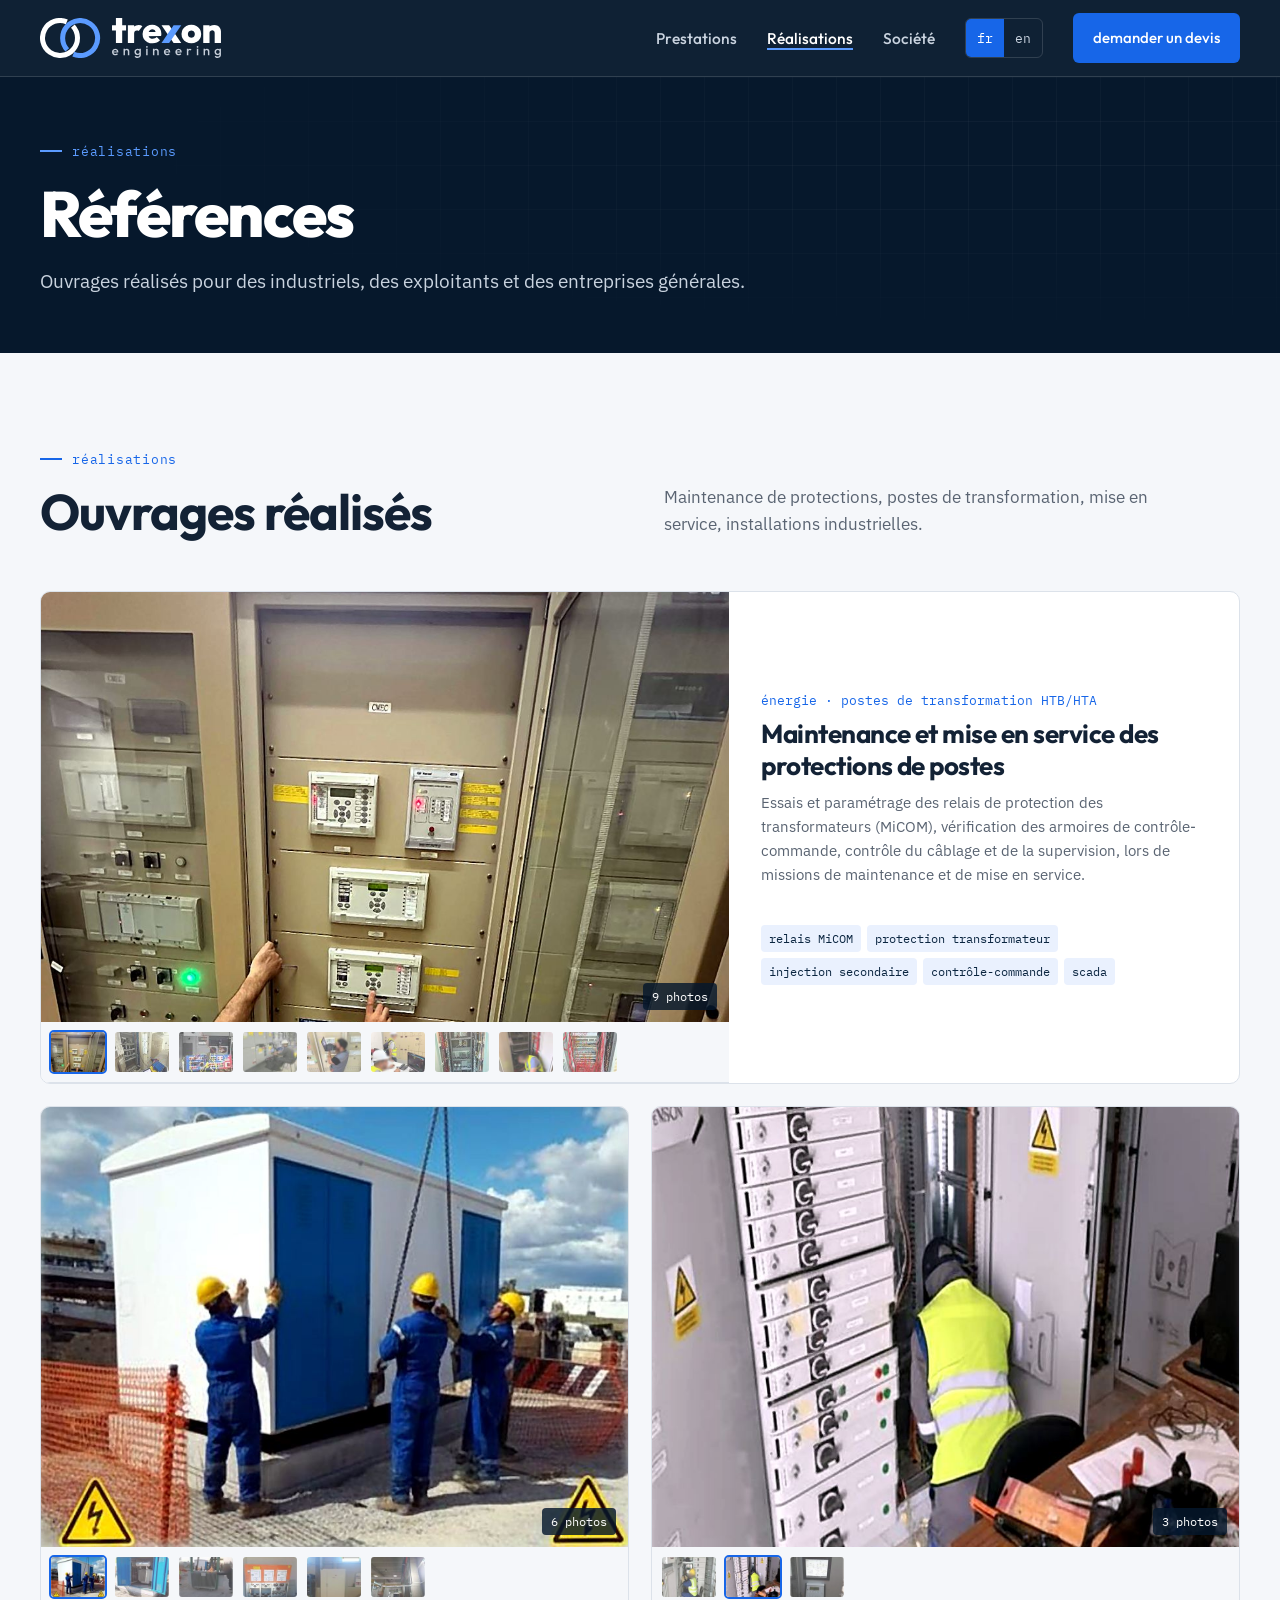
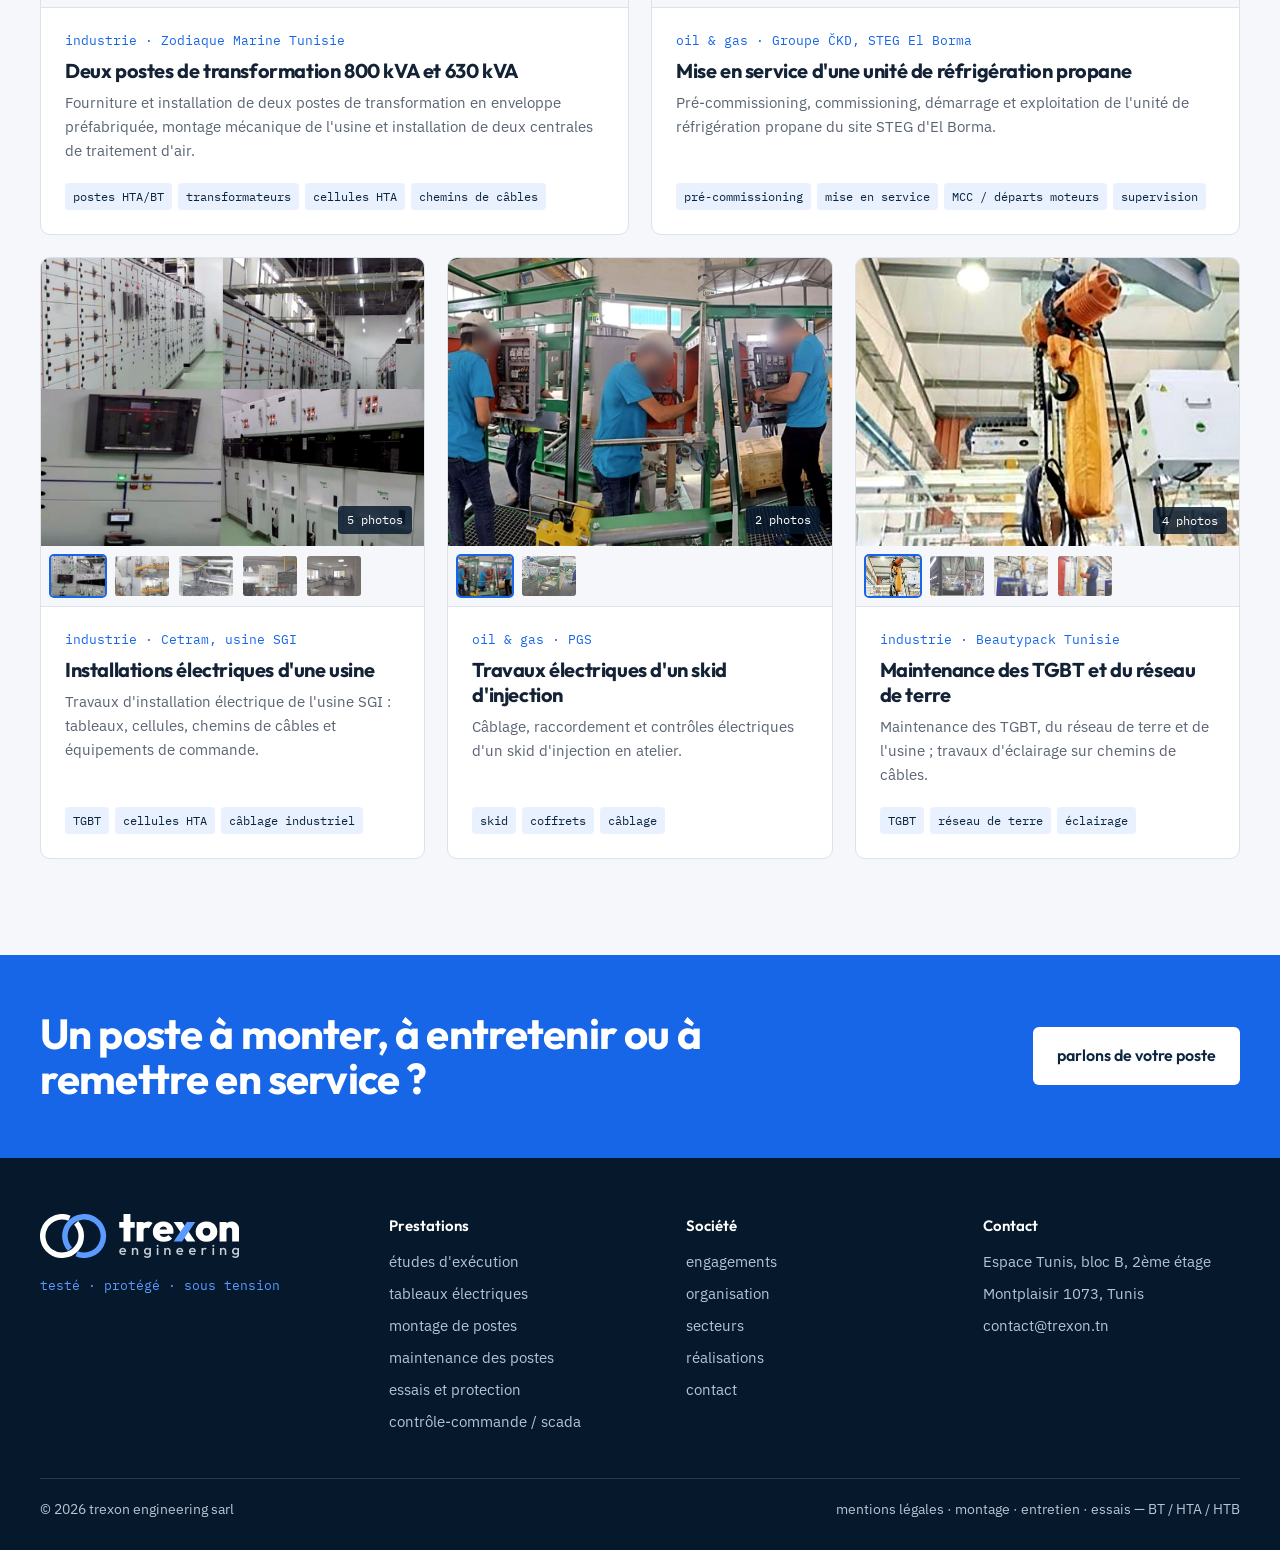
<file: realisations.html>
<!doctype html>
<html lang="fr" dir="ltr">
<head>
<meta charset="utf-8">
<meta name="viewport" content="width=device-width, initial-scale=1">
<meta name="theme-color" content="#06182C">
<meta name="description" content="Références de trexon engineering : postes de transformation, protections de transformateurs MiCOM, mise en service oil &amp; gas, installations industrielles en Tunisie et en Afrique du Nord.">
<title>Références — trexon engineering, Tunis</title>
<link rel="canonical" href="https://trexon.tn/realisations.html">
<meta property="og:type" content="website">
<meta property="og:site_name" content="trexon engineering">
<meta property="og:locale" content="fr_TN">
<meta property="og:title" content="Références — trexon engineering, Tunis">
<meta property="og:description" content="Références de trexon engineering : postes de transformation, protections de transformateurs MiCOM, mise en service oil &amp; gas, installations industrielles en Tunisie et en Afrique du Nord.">
<meta property="og:url" content="https://trexon.tn/realisations.html">
<meta property="og:image" content="https://trexon.tn/img-9358a857.jpg">
<meta name="twitter:card" content="summary_large_image">
<!-- seo-extra -->
<meta name="keywords" content="ingénierie électrique, postes électriques HTA HTB, montage de postes, maintenance de postes, essais de relais de protection, mise en service, transformateurs de puissance, contrôle-commande, SCADA, IEC 61850, Tunisie, Tunis, Afrique du Nord, Afrique, electrical engineering Tunisia, substation commissioning North Africa">
<meta name="robots" content="index, follow, max-image-preview:large">
<meta name="author" content="trexon engineering">
<meta name="geo.region" content="TN-11">
<meta name="geo.placename" content="Tunis">
<meta name="geo.position" content="36.8065;10.1815">
<meta name="ICBM" content="36.8065, 10.1815">
<meta property="og:locale:alternate" content="en_US">
<meta name="twitter:title" content="Références — trexon engineering, Tunis">
<meta name="twitter:description" content="Références de trexon engineering : postes de transformation, protections de transformateurs MiCOM, mise en service oil &amp; gas, installations industrielles en Tunisie et en Afrique du Nord.">
<link rel="alternate" hreflang="fr" href="https://trexon.tn/realisations.html">
<link rel="alternate" hreflang="en" href="https://trexon.tn/realisations.html?lang=en">
<link rel="alternate" hreflang="x-default" href="https://trexon.tn/realisations.html">
<!-- /seo-extra -->
<link rel="icon" href="favicon.svg" type="image/svg+xml">
<link rel="preconnect" href="https://fonts.googleapis.com">
<link rel="preconnect" href="https://fonts.gstatic.com" crossorigin>
<link rel="stylesheet" href="https://fonts.googleapis.com/css2?family=Outfit:wght@500;600;700;800&family=IBM+Plex+Sans:wght@400;500;600&family=IBM+Plex+Mono:wght@500&display=swap">
<link rel="stylesheet" href="site.css">
</head>
<body>
<header class="top">
  <nav class="wrap nav" aria-label="navigation principale">
    <a class="brand" href="accueil.html" aria-label="trexon engineering, accueil"><svg xmlns="http://www.w3.org/2000/svg" viewBox="0 0 803.01 177.50" aria-hidden="true"><g transform="translate(0,-89.44)"><path d="M145.817 125.587A77.613 77.613 0 0 1 44.121 241.688A77.613 77.613 0 0 1 118.909 106.676" fill="none" stroke="#FFFFFF" stroke-width="22.272"/><path d="M120.935 230.790A77.613 77.613 0 0 1 222.630 114.690A77.613 77.613 0 0 1 147.843 249.702" fill="none" stroke="#5B9BFF" stroke-width="22.272"/><g transform="translate(319.65,0)"><path fill="#FFFFFF" d="M17.279999999999998 200.0V89.44H45.12V200.0ZM0.0 144.96V121.76H62.4V144.96Z M70.24 200.0V121.76H98.08V200.0ZM98.08 157.44 85.6 146.88Q90.24 133.6 97.91999999999999 126.88Q105.6 120.16 117.92 120.16Q123.52 120.16 127.6 121.6Q131.68 123.03999999999999 134.56 126.08L118.4 147.68Q117.12 146.24 114.8 145.36Q112.47999999999999 144.48 109.6 144.48Q104.16 144.48 101.12 147.76Q98.08 151.04 98.08 157.44Z M180.32000000000002 201.76Q167.20000000000002 201.76 157.12 196.56Q147.04000000000002 191.36 141.28000000000003 182.08Q135.52 172.8 135.52 160.8Q135.52 148.96 141.12 139.76Q146.72000000000003 130.56 156.40000000000003 125.2Q166.08 119.84 178.24 119.84Q190.08 119.84 199.28000000000003 124.88000000000001Q208.48000000000002 129.92000000000002 213.68 138.8Q218.88 147.68 218.88 159.04Q218.88 161.44 218.64000000000001 163.92000000000002Q218.40000000000003 166.4 217.60000000000002 169.6L148.64000000000001 169.92V152.0L206.56 151.51999999999998L194.08 159.36Q193.92000000000002 152.8 192.16000000000003 148.56Q190.4 144.32 187.04000000000002 142.07999999999998Q183.68 139.84 178.56 139.84Q173.28000000000003 139.84 169.44000000000003 142.4Q165.60000000000002 144.96 163.52000000000004 149.60000000000002Q161.44000000000003 154.24 161.44000000000003 160.8Q161.44000000000003 167.51999999999998 163.68 172.24Q165.92000000000002 176.96 170.08 179.36Q174.24 181.76 180.32000000000002 181.76Q186.08 181.76 190.48000000000002 179.83999999999997Q194.88000000000002 177.92 198.40000000000003 173.92L212.96000000000004 188.48Q207.20000000000002 195.04 198.96000000000004 198.39999999999998Q190.72000000000003 201.76 180.32000000000002 201.76Z M219.52 121.76L253.48 121.76L307.20 200.00L273.24 200.00Z M352.15999999999997 201.76Q339.52 201.76 329.67999999999995 196.39999999999998Q319.84 191.04 314.08 181.68Q308.32 172.32 308.32 160.64Q308.32 148.96 314.0 139.76Q319.68 130.56 329.6 125.2Q339.52 119.84 352.0 119.84Q364.48 119.84 374.32 125.2Q384.15999999999997 130.56 389.91999999999996 139.76Q395.68 148.96 395.68 160.64Q395.68 172.32 390.0 181.68Q384.32 191.04 374.48 196.39999999999998Q364.64 201.76 352.15999999999997 201.76ZM352.0 176.96Q356.64 176.96 360.08 174.96Q363.52 172.96 365.44 169.28Q367.36 165.6 367.36 160.8Q367.36 156.0 365.36 152.4Q363.36 148.8 360.0 146.8Q356.64 144.8 352.0 144.8Q347.52 144.8 344.0 146.88Q340.48 148.96 338.56 152.56Q336.64 156.16 336.64 160.96Q336.64 165.6 338.56 169.28Q340.48 172.96 344.0 174.96Q347.52 176.96 352.0 176.96Z M455.52 200.0V155.84Q455.52 150.4 452.32 147.28Q449.12 144.16 444.15999999999997 144.16Q440.8 144.16 438.15999999999997 145.6Q435.52 147.04 434.08 149.6Q432.64 152.16 432.64 155.84L421.76 150.72Q421.76 141.28 425.91999999999996 134.48Q430.08 127.67999999999999 437.36 123.91999999999999Q444.64 120.16 453.91999999999996 120.16Q462.4 120.16 469.03999999999996 124.08Q475.68 128.0 479.52 134.56Q483.36 141.12 483.36 149.44V200.0ZM404.8 200.0V121.76H432.64V200.0Z"/><path fill="#5B9BFF" d="M219.52 200.00L253.48 200.00L307.20 121.76L273.24 121.76Z"/><path fill="#C5CDD8" d="M14.904719999999998 255.2012Q10.679759999999998 255.2012 7.305659999999999 253.29410000000001Q3.9315599999999993 251.387 1.9657799999999996 248.04224Q0.0 244.69747999999998 0.0 240.53119999999998Q0.0 236.36491999999998 1.9364399999999997 233.0495Q3.8728799999999994 229.73408 7.188299999999998 227.79764Q10.503719999999998 225.8612 14.552639999999997 225.8612Q18.484199999999994 225.8612 21.506219999999992 227.68027999999998Q24.528239999999993 229.49936 26.259299999999996 232.66807999999997Q27.990359999999995 235.83679999999998 27.990359999999995 239.88572Q27.990359999999995 240.58988 27.902339999999995 241.32338Q27.814319999999995 242.05687999999998 27.638279999999995 242.93707999999998H4.5183599999999995V237.65588H24.293519999999994L21.887639999999994 239.76836Q21.770279999999996 237.18644 20.890079999999998 235.42604Q20.009879999999995 233.66564 18.396179999999994 232.72676Q16.782479999999996 231.78788 14.435279999999995 231.78788Q11.970719999999996 231.78788 10.151639999999997 232.84411999999998Q8.332559999999997 233.90035999999998 7.334999999999997 235.80746Q6.337439999999998 237.71456 6.337439999999998 240.35515999999998Q6.337439999999998 242.99576 7.393679999999998 244.99088Q8.449919999999999 246.986 10.386359999999998 248.07157999999998Q12.322799999999997 249.15715999999998 14.846039999999995 249.15715999999998Q17.017199999999995 249.15715999999998 18.865619999999993 248.39432Q20.714039999999994 247.63147999999998 22.004999999999995 246.16448L26.112599999999993 250.33076Q24.058799999999994 252.73664 21.124799999999993 253.96892Q18.190799999999996 255.2012 14.904719999999998 255.2012Z M70.22364 254.6144V238.36004Q70.22364 235.5434 68.4339 233.72431999999998Q66.64416 231.90524 63.82752000000001 231.90524Q61.949760000000005 231.90524 60.48276 232.72676Q59.01576 233.54828 58.19424 235.01528000000002Q57.37272 236.48228 57.37272 238.36004L54.84948000000001 236.95172Q54.84948000000001 233.72431999999998 56.2578 231.23041999999998Q57.66612000000001 228.73651999999998 60.16002 227.29886Q62.65392 225.8612 65.76396 225.8612Q68.93268 225.8612 71.39724000000001 227.4749Q73.8618 229.08859999999999 75.27011999999999 231.64118Q76.67844 234.19376 76.67844 236.95172V254.6144ZM50.91792 254.6144V226.44799999999998H57.37272V254.6144Z M113.16107999999998 266.93719999999996Q108.70139999999999 266.93719999999996 105.35664 265.32349999999997Q102.01187999999999 263.7098 99.95808 260.7758L104.18303999999999 256.55084Q105.88475999999999 258.66332 108.05591999999999 259.71956Q110.22707999999999 260.7758 113.27843999999999 260.7758Q117.09263999999999 260.7758 119.32247999999998 258.81002Q121.55231999999998 256.84424 121.55231999999998 253.4408V246.51656L122.66723999999999 240.29648L121.55231999999998 234.01772V226.44799999999998H128.00712V253.4408Q128.00712 257.48972 126.12935999999999 260.51174Q124.25159999999998 263.53376 120.90683999999999 265.23547999999994Q117.56207999999998 266.93719999999996 113.16107999999998 266.93719999999996ZM112.86768 254.02759999999998Q109.11215999999999 254.02759999999998 106.09013999999999 252.17917999999997Q103.06812 250.33076 101.33706 247.10336Q99.606 243.87596 99.606 239.88572Q99.606 235.89548 101.33706 232.72676Q103.06812 229.55804 106.09013999999999 227.70962Q109.11215999999999 225.8612 112.86768 225.8612Q116.21243999999999 225.8612 118.73567999999999 227.21084Q121.25891999999999 228.56047999999998 122.66723999999999 230.93702Q124.07555999999998 233.31356 124.07555999999998 236.48228V243.40652Q124.07555999999998 246.51656 122.63789999999997 248.92244Q121.20023999999998 251.32832 118.67699999999999 252.67795999999998Q116.15375999999999 254.02759999999998 112.86768 254.02759999999998ZM114.15863999999999 247.92488Q116.50583999999999 247.92488 118.26623999999998 246.92732Q120.02663999999999 245.92976 120.99485999999999 244.14002Q121.96307999999999 242.35028 121.96307999999999 239.9444Q121.96307999999999 237.53852 120.99485999999999 235.74878Q120.02663999999999 233.95904 118.26623999999998 232.96148Q116.50583999999999 231.96392 114.15863999999999 231.96392Q111.81143999999999 231.96392 110.02169999999998 232.96148Q108.23195999999999 233.95904 107.2344 235.74878Q106.23683999999999 237.53852 106.23683999999999 239.9444Q106.23683999999999 242.2916 107.2344 244.11068Q108.23195999999999 245.92976 110.02169999999998 246.92732Q111.81143999999999 247.92488 114.15863999999999 247.92488Z M151.52148000000003 254.6144V226.44799999999998H157.97628000000003V254.6144ZM154.74888 221.28415999999999Q153.10584000000003 221.28415999999999 152.02026 220.16924Q150.93468000000001 219.05432 150.93468000000001 217.41128Q150.93468000000001 215.76824 152.02026 214.65332Q153.10584000000003 213.5384 154.74888 213.5384Q156.45060000000004 213.5384 157.50684 214.65332Q158.56308 215.76824 158.56308 217.41128Q158.56308 219.05432 157.50684 220.16924Q156.45060000000004 221.28415999999999 154.74888 221.28415999999999Z M200.79636000000002 254.6144V238.36004Q200.79636000000002 235.5434 199.00662000000003 233.72431999999998Q197.21688000000003 231.90524 194.40024000000003 231.90524Q192.52248000000003 231.90524 191.05548000000005 232.72676Q189.58848000000003 233.54828 188.76696000000004 235.01528000000002Q187.94544000000002 236.48228 187.94544000000002 238.36004L185.42220000000003 236.95172Q185.42220000000003 233.72431999999998 186.83052000000004 231.23041999999998Q188.23884 228.73651999999998 190.73274000000004 227.29886Q193.22664000000003 225.8612 196.33668000000003 225.8612Q199.5054 225.8612 201.96996000000001 227.4749Q204.43452000000002 229.08859999999999 205.84284000000002 231.64118Q207.25116000000003 234.19376 207.25116000000003 236.95172V254.6144ZM181.49064 254.6144V226.44799999999998H187.94544000000002V254.6144Z M245.08344 255.2012Q240.85848 255.2012 237.48438 253.29410000000001Q234.11028 251.387 232.1445 248.04224Q230.17872 244.69747999999998 230.17872 240.53119999999998Q230.17872 236.36491999999998 232.11516 233.0495Q234.0516 229.73408 237.36702 227.79764Q240.68243999999999 225.8612 244.73136 225.8612Q248.66291999999999 225.8612 251.68493999999998 227.68027999999998Q254.70695999999998 229.49936 256.43802 232.66807999999997Q258.16908 235.83679999999998 258.16908 239.88572Q258.16908 240.58988 258.08106 241.32338Q257.99304 242.05687999999998 257.817 242.93707999999998H234.69708V237.65588H254.47224L252.06635999999997 239.76836Q251.94899999999998 237.18644 251.06879999999998 235.42604Q250.18859999999998 233.66564 248.57489999999999 232.72676Q246.9612 231.78788 244.61399999999998 231.78788Q242.14944 231.78788 240.33035999999998 232.84411999999998Q238.51128 233.90035999999998 237.51371999999998 235.80746Q236.51615999999999 237.71456 236.51615999999999 240.35515999999998Q236.51615999999999 242.99576 237.5724 244.99088Q238.62864 246.986 240.56508 248.07157999999998Q242.50152 249.15715999999998 245.02476 249.15715999999998Q247.19592 249.15715999999998 249.04433999999998 248.39432Q250.89275999999998 247.63147999999998 252.18372 246.16448L256.29132 250.33076Q254.23752 252.73664 251.30352 253.96892Q248.36952 255.2012 245.08344 255.2012Z M296.00136 255.2012Q291.77639999999997 255.2012 288.40229999999997 253.29410000000001Q285.02819999999997 251.387 283.06242 248.04224Q281.09664 244.69747999999998 281.09664 240.53119999999998Q281.09664 236.36491999999998 283.03308 233.0495Q284.96952 229.73408 288.28494 227.79764Q291.60035999999997 225.8612 295.64928 225.8612Q299.58083999999997 225.8612 302.60285999999996 227.68027999999998Q305.62487999999996 229.49936 307.35594 232.66807999999997Q309.087 235.83679999999998 309.087 239.88572Q309.087 240.58988 308.99897999999996 241.32338Q308.91096 242.05687999999998 308.73492 242.93707999999998H285.61499999999995V237.65588H305.39016L302.98427999999996 239.76836Q302.86692 237.18644 301.98672 235.42604Q301.10652 233.66564 299.49281999999994 232.72676Q297.87911999999994 231.78788 295.53191999999996 231.78788Q293.06735999999995 231.78788 291.24827999999997 232.84411999999998Q289.4292 233.90035999999998 288.43164 235.80746Q287.43408 237.71456 287.43408 240.35515999999998Q287.43408 242.99576 288.49032 244.99088Q289.54656 246.986 291.48299999999995 248.07157999999998Q293.41943999999995 249.15715999999998 295.94268 249.15715999999998Q298.11384 249.15715999999998 299.96226 248.39432Q301.81068 247.63147999999998 303.10164 246.16448L307.20923999999997 250.33076Q305.15544 252.73664 302.22144 253.96892Q299.28743999999995 255.2012 296.00136 255.2012Z M332.01455999999996 254.6144V226.44799999999998H338.46936V254.6144ZM338.46936 238.94683999999998 336.23951999999997 237.83192Q336.23951999999997 232.49204 338.61605999999995 229.17662Q340.9926 225.8612 345.80436 225.8612Q347.91684 225.8612 349.61856 226.62403999999998Q351.32027999999997 227.38688 352.78727999999995 229.08859999999999L348.56231999999994 233.43092Q347.79947999999996 232.6094 346.8606 232.25732Q345.92172 231.90524 344.68944 231.90524Q341.99015999999995 231.90524 340.22975999999994 233.60696Q338.46936 235.30867999999998 338.46936 238.94683999999998Z M376.30164 254.6144V226.44799999999998H382.75644V254.6144ZM379.52904 221.28415999999999Q377.88599999999997 221.28415999999999 376.80042 220.16924Q375.71484 219.05432 375.71484 217.41128Q375.71484 215.76824 376.80042 214.65332Q377.88599999999997 213.5384 379.52904 213.5384Q381.23076 213.5384 382.287 214.65332Q383.34324 215.76824 383.34324 217.41128Q383.34324 219.05432 382.287 220.16924Q381.23076 221.28415999999999 379.52904 221.28415999999999Z M425.57652 254.6144V238.36004Q425.57652 235.5434 423.78678 233.72431999999998Q421.99704 231.90524 419.1804 231.90524Q417.30264 231.90524 415.83564 232.72676Q414.36864 233.54828 413.54712000000006 235.01528000000002Q412.72560000000004 236.48228 412.72560000000004 238.36004L410.20236 236.95172Q410.20236 233.72431999999998 411.61068 231.23041999999998Q413.019 228.73651999999998 415.5129 227.29886Q418.0068 225.8612 421.11684 225.8612Q424.28556000000003 225.8612 426.75012000000004 227.4749Q429.21468000000004 229.08859999999999 430.62300000000005 231.64118Q432.03132 234.19376 432.03132 236.95172V254.6144ZM406.2708 254.6144V226.44799999999998H412.72560000000004V254.6144Z M468.51396 266.93719999999996Q464.05428 266.93719999999996 460.70952 265.32349999999997Q457.36476 263.7098 455.31096 260.7758L459.53592000000003 256.55084Q461.23764 258.66332 463.40880000000004 259.71956Q465.57996 260.7758 468.63132 260.7758Q472.44552 260.7758 474.67536 258.81002Q476.90520000000004 256.84424 476.90520000000004 253.4408V246.51656L478.02012 240.29648L476.90520000000004 234.01772V226.44799999999998H483.36V253.4408Q483.36 257.48972 481.48224000000005 260.51174Q479.60448 263.53376 476.25972 265.23547999999994Q472.91496 266.93719999999996 468.51396 266.93719999999996ZM468.22056000000003 254.02759999999998Q464.46504000000004 254.02759999999998 461.44302000000005 252.17917999999997Q458.421 250.33076 456.68994 247.10336Q454.95888 243.87596 454.95888 239.88572Q454.95888 235.89548 456.68994 232.72676Q458.421 229.55804 461.44302000000005 227.70962Q464.46504000000004 225.8612 468.22056000000003 225.8612Q471.56532000000004 225.8612 474.08856000000003 227.21084Q476.6118 228.56047999999998 478.02012 230.93702Q479.42844 233.31356 479.42844 236.48228V243.40652Q479.42844 246.51656 477.99078000000003 248.92244Q476.55312000000004 251.32832 474.02988000000005 252.67795999999998Q471.50664 254.02759999999998 468.22056000000003 254.02759999999998ZM469.51152 247.92488Q471.85872 247.92488 473.61912 246.92732Q475.37952 245.92976 476.34774000000004 244.14002Q477.31596 242.35028 477.31596 239.9444Q477.31596 237.53852 476.34774000000004 235.74878Q475.37952 233.95904 473.61912 232.96148Q471.85872 231.96392 469.51152 231.96392Q467.16432000000003 231.96392 465.37458000000004 232.96148Q463.58484000000004 233.95904 462.58728 235.74878Q461.58972 237.53852 461.58972 239.9444Q461.58972 242.2916 462.58728 244.11068Q463.58484000000004 245.92976 465.37458000000004 246.92732Q467.16432000000003 247.92488 469.51152 247.92488Z"/></g></g></svg></a>
    <button class="burger" id="burger" aria-label="ouvrir le menu" aria-expanded="false" aria-controls="links">
      <svg width="20" height="20" viewBox="0 0 20 20" fill="none" stroke="currentColor" stroke-width="2" aria-hidden="true"><path d="M2 5h16M2 10h16M2 15h16"/></svg>
    </button>
    <div class="links" id="links">
      <a href="prestations.html">prestations</a><a href="realisations.html" aria-current="page">réalisations</a><a href="societe.html">société</a>
      <div class="lang" role="group" aria-label="langue"><button type="button" data-lang="fr" lang="fr">fr</button><button type="button" data-lang="en" lang="en">en</button></div>
      <a class="btn btn-p" href="contact.html">demander un devis</a>
    </div>
  </nav>
</header>
<main>
<section class="phead on-dark">
  <div class="wrap phead-in">
    <div class="eyebrow">réalisations</div>
    <h1>références</h1>
    <p class="lead">Ouvrages réalisés pour des industriels, des exploitants et des entreprises générales.</p>
  </div>
</section><section class="sec" id="realisations">
  <div class="wrap">
    <div class="head">
      <div><div class="eyebrow">réalisations</div><h2>ouvrages réalisés</h2></div>
      <p>Maintenance de protections, postes de transformation, mise en service, installations industrielles.</p>
    </div>
    <div class="rps">
      <article class="rp feat">
        <figure class="rp-f"><img class="rp-main" src="img-1d080359.jpg" alt="armoire de protection du transformateur TR1" loading="lazy"><figcaption><span class="pc">9</span> <span>photos</span></figcaption></figure>
        <div class="rp-th"><button type="button" class="th on" data-src="img-1d080359.jpg" data-alt="armoire de protection du transformateur TR1" aria-label="armoire de protection du transformateur TR1" aria-pressed="true"><img src="thumb-1d080359.jpg" alt="" loading="lazy"></button><button type="button" class="th" data-src="img-f7aa2d41.jpg" data-alt="valise d&#x27;injection raccordée à l&#x27;armoire de protection" aria-label="valise d&#x27;injection raccordée à l&#x27;armoire de protection" aria-pressed="false"><img src="thumb-f7aa2d41.jpg" alt="" loading="lazy"></button><button type="button" class="th" data-src="img-b8402d5f.jpg" data-alt="essai de relais de protection à la valise d&#x27;injection, sur cellule HTA" aria-label="essai de relais de protection à la valise d&#x27;injection, sur cellule HTA" aria-pressed="false"><img src="thumb-b8402d5f.jpg" alt="" loading="lazy"></button><button type="button" class="th" data-src="img-a3c91e07.jpg" data-alt="ingénieur d&#x27;essais devant un tableau HTA, ordinateur et valise d&#x27;injection" aria-label="ingénieur d&#x27;essais devant un tableau HTA, ordinateur et valise d&#x27;injection" aria-pressed="false"><img src="thumb-a3c91e07.jpg" alt="" loading="lazy"></button><button type="button" class="th" data-src="img-dc4c2ba0.jpg" data-alt="paramétrage d&#x27;un relais de protection sur site" aria-label="paramétrage d&#x27;un relais de protection sur site" aria-pressed="false"><img src="thumb-dc4c2ba0.jpg" alt="" loading="lazy"></button><button type="button" class="th" data-src="img-7d5bf3de.jpg" data-alt="contrôle de la supervision en salle de conduite" aria-label="contrôle de la supervision en salle de conduite" aria-pressed="false"><img src="thumb-7d5bf3de.jpg" alt="" loading="lazy"></button><button type="button" class="th" data-src="img-5ec25878.jpg" data-alt="câblage d&#x27;une armoire de protection" aria-label="câblage d&#x27;une armoire de protection" aria-pressed="false"><img src="thumb-5ec25878.jpg" alt="" loading="lazy"></button><button type="button" class="th" data-src="img-bd50b265.jpg" data-alt="vérification du câblage en pied d&#x27;armoire" aria-label="vérification du câblage en pied d&#x27;armoire" aria-pressed="false"><img src="thumb-bd50b265.jpg" alt="" loading="lazy"></button><button type="button" class="th" data-src="img-2d0e3a9b.jpg" data-alt="armoire de regroupement en cours de raccordement" aria-label="armoire de regroupement en cours de raccordement" aria-pressed="false"><img src="thumb-2d0e3a9b.jpg" alt="" loading="lazy"></button></div>
        <div class="rp-b"><small><span>énergie</span> · <span>postes de transformation HTB/HTA</span></small><h3>maintenance et mise en service des protections de postes</h3><p>Essais et paramétrage des relais de protection des transformateurs (MiCOM), vérification des armoires de contrôle-commande, contrôle du câblage et de la supervision, lors de missions de maintenance et de mise en service.</p><div class="rp-c"><span>relais MiCOM</span><span>protection transformateur</span><span>injection secondaire</span><span>contrôle-commande</span><span>scada</span></div></div>
      </article>
      <article class="rp">
        <figure class="rp-f"><img class="rp-main" src="img-9358a857.jpg" alt="levage et pose d&#x27;un poste préfabriqué" loading="lazy"><figcaption><span class="pc">6</span> <span>photos</span></figcaption></figure>
        <div class="rp-th"><button type="button" class="th on" data-src="img-9358a857.jpg" data-alt="levage et pose d&#x27;un poste préfabriqué" aria-label="levage et pose d&#x27;un poste préfabriqué" aria-pressed="true"><img src="thumb-9358a857.jpg" alt="" loading="lazy"></button><button type="button" class="th" data-src="img-3925ae06.jpg" data-alt="poste de transformation ouvert, transformateur en place" aria-label="poste de transformation ouvert, transformateur en place" aria-pressed="false"><img src="thumb-3925ae06.jpg" alt="" loading="lazy"></button><button type="button" class="th" data-src="img-c10282f7.jpg" data-alt="manutention d&#x27;un transformateur à huile" aria-label="manutention d&#x27;un transformateur à huile" aria-pressed="false"><img src="thumb-c10282f7.jpg" alt="" loading="lazy"></button><button type="button" class="th" data-src="img-e39888f0.jpg" data-alt="cellules HTA avant raccordement" aria-label="cellules HTA avant raccordement" aria-pressed="false"><img src="thumb-e39888f0.jpg" alt="" loading="lazy"></button><button type="button" class="th" data-src="img-f3e3e6d3.jpg" data-alt="armoire électrique installée" aria-label="armoire électrique installée" aria-pressed="false"><img src="thumb-f3e3e6d3.jpg" alt="" loading="lazy"></button><button type="button" class="th" data-src="img-dc7c2153.jpg" data-alt="chemins de câbles dans l&#x27;usine" aria-label="chemins de câbles dans l&#x27;usine" aria-pressed="false"><img src="thumb-dc7c2153.jpg" alt="" loading="lazy"></button></div>
        <div class="rp-b"><small><span>industrie</span> · <span>Zodiaque Marine Tunisie</span></small><h3>deux postes de transformation 800 kVA et 630 kVA</h3><p>Fourniture et installation de deux postes de transformation en enveloppe préfabriquée, montage mécanique de l&#x27;usine et installation de deux centrales de traitement d&#x27;air.</p><div class="rp-c"><span>postes HTA/BT</span><span>transformateurs</span><span>cellules HTA</span><span>chemins de câbles</span></div></div>
      </article>
      <article class="rp">
        <figure class="rp-f"><img class="rp-main" src="img-3413231a.jpg" alt="raccordement des tiroirs d&#x27;un MCC" loading="lazy"><figcaption><span class="pc">3</span> <span>photos</span></figcaption></figure>
        <div class="rp-th"><button type="button" class="th" data-src="img-5907f756.jpg" data-alt="intervention dans un tableau de départs moteurs" aria-label="intervention dans un tableau de départs moteurs" aria-pressed="false"><img src="thumb-5907f756.jpg" alt="" loading="lazy"></button><button type="button" class="th on" data-src="img-3413231a.jpg" data-alt="raccordement des tiroirs d&#x27;un MCC" aria-label="raccordement des tiroirs d&#x27;un MCC" aria-pressed="true"><img src="thumb-3413231a.jpg" alt="" loading="lazy"></button><button type="button" class="th" data-src="img-a1ed1d0c.jpg" data-alt="écran de supervision et IHM de conduite" aria-label="écran de supervision et IHM de conduite" aria-pressed="false"><img src="thumb-a1ed1d0c.jpg" alt="" loading="lazy"></button></div>
        <div class="rp-b"><small><span>oil &amp; gas</span> · <span>Groupe ČKD, STEG El Borma</span></small><h3>mise en service d&#x27;une unité de réfrigération propane</h3><p>Pré-commissioning, commissioning, démarrage et exploitation de l&#x27;unité de réfrigération propane du site STEG d&#x27;El Borma.</p><div class="rp-c"><span>pré-commissioning</span><span>mise en service</span><span>MCC / départs moteurs</span><span>supervision</span></div></div>
      </article>
      <article class="rp">
        <figure class="rp-f"><img class="rp-main" src="img-edbe23c6.jpg" alt="tableaux BT et cellules HTA installés" loading="lazy"><figcaption><span class="pc">5</span> <span>photos</span></figcaption></figure>
        <div class="rp-th"><button type="button" class="th on" data-src="img-edbe23c6.jpg" data-alt="tableaux BT et cellules HTA installés" aria-label="tableaux BT et cellules HTA installés" aria-pressed="true"><img src="thumb-edbe23c6.jpg" alt="" loading="lazy"></button><button type="button" class="th" data-src="img-f96a4160.jpg" data-alt="salle électrique et poste gaz instrumenté" aria-label="salle électrique et poste gaz instrumenté" aria-pressed="false"><img src="thumb-f96a4160.jpg" alt="" loading="lazy"></button><button type="button" class="th" data-src="img-6bc0c7f2.jpg" data-alt="chemins de câbles et distribution" aria-label="chemins de câbles et distribution" aria-pressed="false"><img src="thumb-6bc0c7f2.jpg" alt="" loading="lazy"></button><button type="button" class="th" data-src="img-e7454dfa.jpg" data-alt="boîte de commande locale" aria-label="boîte de commande locale" aria-pressed="false"><img src="thumb-e7454dfa.jpg" alt="" loading="lazy"></button><button type="button" class="th" data-src="img-301ba851.jpg" data-alt="laboratoire de l&#x27;usine" aria-label="laboratoire de l&#x27;usine" aria-pressed="false"><img src="thumb-301ba851.jpg" alt="" loading="lazy"></button></div>
        <div class="rp-b"><small><span>industrie</span> · <span>Cetram, usine SGI</span></small><h3>installations électriques d&#x27;une usine</h3><p>Travaux d&#x27;installation électrique de l&#x27;usine SGI : tableaux, cellules, chemins de câbles et équipements de commande.</p><div class="rp-c"><span>TGBT</span><span>cellules HTA</span><span>câblage industriel</span></div></div>
      </article>
      <article class="rp">
        <figure class="rp-f"><img class="rp-main" src="img-5408af0e.jpg" alt="câblage du coffret de commande du skid" loading="lazy"><figcaption><span class="pc">2</span> <span>photos</span></figcaption></figure>
        <div class="rp-th"><button type="button" class="th on" data-src="img-5408af0e.jpg" data-alt="câblage du coffret de commande du skid" aria-label="câblage du coffret de commande du skid" aria-pressed="true"><img src="thumb-5408af0e.jpg" alt="" loading="lazy"></button><button type="button" class="th" data-src="img-bc79f92e.jpg" data-alt="skid d&#x27;injection en cours d&#x27;équipement" aria-label="skid d&#x27;injection en cours d&#x27;équipement" aria-pressed="false"><img src="thumb-bc79f92e.jpg" alt="" loading="lazy"></button></div>
        <div class="rp-b"><small><span>oil &amp; gas</span> · <span>PGS</span></small><h3>travaux électriques d&#x27;un skid d&#x27;injection</h3><p>Câblage, raccordement et contrôles électriques d&#x27;un skid d&#x27;injection en atelier.</p><div class="rp-c"><span>skid</span><span>coffrets</span><span>câblage</span></div></div>
      </article>
      <article class="rp">
        <figure class="rp-f"><img class="rp-main" src="img-cec37fbf.jpg" alt="palan installé sur sa poutre" loading="lazy"><figcaption><span class="pc">4</span> <span>photos</span></figcaption></figure>
        <div class="rp-th"><button type="button" class="th on" data-src="img-cec37fbf.jpg" data-alt="palan installé sur sa poutre" aria-label="palan installé sur sa poutre" aria-pressed="true"><img src="thumb-cec37fbf.jpg" alt="" loading="lazy"></button><button type="button" class="th" data-src="img-78c94e33.jpg" data-alt="éclairage de l&#x27;atelier après travaux" aria-label="éclairage de l&#x27;atelier après travaux" aria-pressed="false"><img src="thumb-78c94e33.jpg" alt="" loading="lazy"></button><button type="button" class="th" data-src="img-12e423d9.jpg" data-alt="système de manutention au-dessus d&#x27;une presse" aria-label="système de manutention au-dessus d&#x27;une presse" aria-pressed="false"><img src="thumb-12e423d9.jpg" alt="" loading="lazy"></button><button type="button" class="th" data-src="img-96deadd6.jpg" data-alt="montage de la structure porteuse" aria-label="montage de la structure porteuse" aria-pressed="false"><img src="thumb-96deadd6.jpg" alt="" loading="lazy"></button></div>
        <div class="rp-b"><small><span>industrie</span> · <span>Beautypack Tunisie</span></small><h3>maintenance des TGBT et du réseau de terre</h3><p>Maintenance des TGBT, du réseau de terre et de l&#x27;usine ; travaux d&#x27;éclairage sur chemins de câbles.</p><div class="rp-c"><span>TGBT</span><span>réseau de terre</span><span>éclairage</span></div></div>
      </article>
    </div>
  </div>
</section><section class="band">
  <div class="wrap band-in">
    <h2>un poste à monter, à entretenir ou à remettre en service ?</h2>
    <a class="btn" href="contact.html">parlons de votre poste</a>
  </div>
</section>
</main>
<footer class="on-dark">
  <div class="wrap">
    <div class="f-top">
      <div><svg xmlns="http://www.w3.org/2000/svg" viewBox="0 0 803.01 177.50" role="img" aria-label="trexon engineering"><g transform="translate(0,-89.44)"><path d="M145.817 125.587A77.613 77.613 0 0 1 44.121 241.688A77.613 77.613 0 0 1 118.909 106.676" fill="none" stroke="#FFFFFF" stroke-width="22.272"/><path d="M120.935 230.790A77.613 77.613 0 0 1 222.630 114.690A77.613 77.613 0 0 1 147.843 249.702" fill="none" stroke="#5B9BFF" stroke-width="22.272"/><g transform="translate(319.65,0)"><path fill="#FFFFFF" d="M17.279999999999998 200.0V89.44H45.12V200.0ZM0.0 144.96V121.76H62.4V144.96Z M70.24 200.0V121.76H98.08V200.0ZM98.08 157.44 85.6 146.88Q90.24 133.6 97.91999999999999 126.88Q105.6 120.16 117.92 120.16Q123.52 120.16 127.6 121.6Q131.68 123.03999999999999 134.56 126.08L118.4 147.68Q117.12 146.24 114.8 145.36Q112.47999999999999 144.48 109.6 144.48Q104.16 144.48 101.12 147.76Q98.08 151.04 98.08 157.44Z M180.32000000000002 201.76Q167.20000000000002 201.76 157.12 196.56Q147.04000000000002 191.36 141.28000000000003 182.08Q135.52 172.8 135.52 160.8Q135.52 148.96 141.12 139.76Q146.72000000000003 130.56 156.40000000000003 125.2Q166.08 119.84 178.24 119.84Q190.08 119.84 199.28000000000003 124.88000000000001Q208.48000000000002 129.92000000000002 213.68 138.8Q218.88 147.68 218.88 159.04Q218.88 161.44 218.64000000000001 163.92000000000002Q218.40000000000003 166.4 217.60000000000002 169.6L148.64000000000001 169.92V152.0L206.56 151.51999999999998L194.08 159.36Q193.92000000000002 152.8 192.16000000000003 148.56Q190.4 144.32 187.04000000000002 142.07999999999998Q183.68 139.84 178.56 139.84Q173.28000000000003 139.84 169.44000000000003 142.4Q165.60000000000002 144.96 163.52000000000004 149.60000000000002Q161.44000000000003 154.24 161.44000000000003 160.8Q161.44000000000003 167.51999999999998 163.68 172.24Q165.92000000000002 176.96 170.08 179.36Q174.24 181.76 180.32000000000002 181.76Q186.08 181.76 190.48000000000002 179.83999999999997Q194.88000000000002 177.92 198.40000000000003 173.92L212.96000000000004 188.48Q207.20000000000002 195.04 198.96000000000004 198.39999999999998Q190.72000000000003 201.76 180.32000000000002 201.76Z M219.52 121.76L253.48 121.76L307.20 200.00L273.24 200.00Z M352.15999999999997 201.76Q339.52 201.76 329.67999999999995 196.39999999999998Q319.84 191.04 314.08 181.68Q308.32 172.32 308.32 160.64Q308.32 148.96 314.0 139.76Q319.68 130.56 329.6 125.2Q339.52 119.84 352.0 119.84Q364.48 119.84 374.32 125.2Q384.15999999999997 130.56 389.91999999999996 139.76Q395.68 148.96 395.68 160.64Q395.68 172.32 390.0 181.68Q384.32 191.04 374.48 196.39999999999998Q364.64 201.76 352.15999999999997 201.76ZM352.0 176.96Q356.64 176.96 360.08 174.96Q363.52 172.96 365.44 169.28Q367.36 165.6 367.36 160.8Q367.36 156.0 365.36 152.4Q363.36 148.8 360.0 146.8Q356.64 144.8 352.0 144.8Q347.52 144.8 344.0 146.88Q340.48 148.96 338.56 152.56Q336.64 156.16 336.64 160.96Q336.64 165.6 338.56 169.28Q340.48 172.96 344.0 174.96Q347.52 176.96 352.0 176.96Z M455.52 200.0V155.84Q455.52 150.4 452.32 147.28Q449.12 144.16 444.15999999999997 144.16Q440.8 144.16 438.15999999999997 145.6Q435.52 147.04 434.08 149.6Q432.64 152.16 432.64 155.84L421.76 150.72Q421.76 141.28 425.91999999999996 134.48Q430.08 127.67999999999999 437.36 123.91999999999999Q444.64 120.16 453.91999999999996 120.16Q462.4 120.16 469.03999999999996 124.08Q475.68 128.0 479.52 134.56Q483.36 141.12 483.36 149.44V200.0ZM404.8 200.0V121.76H432.64V200.0Z"/><path fill="#5B9BFF" d="M219.52 200.00L253.48 200.00L307.20 121.76L273.24 121.76Z"/><path fill="#C5CDD8" d="M14.904719999999998 255.2012Q10.679759999999998 255.2012 7.305659999999999 253.29410000000001Q3.9315599999999993 251.387 1.9657799999999996 248.04224Q0.0 244.69747999999998 0.0 240.53119999999998Q0.0 236.36491999999998 1.9364399999999997 233.0495Q3.8728799999999994 229.73408 7.188299999999998 227.79764Q10.503719999999998 225.8612 14.552639999999997 225.8612Q18.484199999999994 225.8612 21.506219999999992 227.68027999999998Q24.528239999999993 229.49936 26.259299999999996 232.66807999999997Q27.990359999999995 235.83679999999998 27.990359999999995 239.88572Q27.990359999999995 240.58988 27.902339999999995 241.32338Q27.814319999999995 242.05687999999998 27.638279999999995 242.93707999999998H4.5183599999999995V237.65588H24.293519999999994L21.887639999999994 239.76836Q21.770279999999996 237.18644 20.890079999999998 235.42604Q20.009879999999995 233.66564 18.396179999999994 232.72676Q16.782479999999996 231.78788 14.435279999999995 231.78788Q11.970719999999996 231.78788 10.151639999999997 232.84411999999998Q8.332559999999997 233.90035999999998 7.334999999999997 235.80746Q6.337439999999998 237.71456 6.337439999999998 240.35515999999998Q6.337439999999998 242.99576 7.393679999999998 244.99088Q8.449919999999999 246.986 10.386359999999998 248.07157999999998Q12.322799999999997 249.15715999999998 14.846039999999995 249.15715999999998Q17.017199999999995 249.15715999999998 18.865619999999993 248.39432Q20.714039999999994 247.63147999999998 22.004999999999995 246.16448L26.112599999999993 250.33076Q24.058799999999994 252.73664 21.124799999999993 253.96892Q18.190799999999996 255.2012 14.904719999999998 255.2012Z M70.22364 254.6144V238.36004Q70.22364 235.5434 68.4339 233.72431999999998Q66.64416 231.90524 63.82752000000001 231.90524Q61.949760000000005 231.90524 60.48276 232.72676Q59.01576 233.54828 58.19424 235.01528000000002Q57.37272 236.48228 57.37272 238.36004L54.84948000000001 236.95172Q54.84948000000001 233.72431999999998 56.2578 231.23041999999998Q57.66612000000001 228.73651999999998 60.16002 227.29886Q62.65392 225.8612 65.76396 225.8612Q68.93268 225.8612 71.39724000000001 227.4749Q73.8618 229.08859999999999 75.27011999999999 231.64118Q76.67844 234.19376 76.67844 236.95172V254.6144ZM50.91792 254.6144V226.44799999999998H57.37272V254.6144Z M113.16107999999998 266.93719999999996Q108.70139999999999 266.93719999999996 105.35664 265.32349999999997Q102.01187999999999 263.7098 99.95808 260.7758L104.18303999999999 256.55084Q105.88475999999999 258.66332 108.05591999999999 259.71956Q110.22707999999999 260.7758 113.27843999999999 260.7758Q117.09263999999999 260.7758 119.32247999999998 258.81002Q121.55231999999998 256.84424 121.55231999999998 253.4408V246.51656L122.66723999999999 240.29648L121.55231999999998 234.01772V226.44799999999998H128.00712V253.4408Q128.00712 257.48972 126.12935999999999 260.51174Q124.25159999999998 263.53376 120.90683999999999 265.23547999999994Q117.56207999999998 266.93719999999996 113.16107999999998 266.93719999999996ZM112.86768 254.02759999999998Q109.11215999999999 254.02759999999998 106.09013999999999 252.17917999999997Q103.06812 250.33076 101.33706 247.10336Q99.606 243.87596 99.606 239.88572Q99.606 235.89548 101.33706 232.72676Q103.06812 229.55804 106.09013999999999 227.70962Q109.11215999999999 225.8612 112.86768 225.8612Q116.21243999999999 225.8612 118.73567999999999 227.21084Q121.25891999999999 228.56047999999998 122.66723999999999 230.93702Q124.07555999999998 233.31356 124.07555999999998 236.48228V243.40652Q124.07555999999998 246.51656 122.63789999999997 248.92244Q121.20023999999998 251.32832 118.67699999999999 252.67795999999998Q116.15375999999999 254.02759999999998 112.86768 254.02759999999998ZM114.15863999999999 247.92488Q116.50583999999999 247.92488 118.26623999999998 246.92732Q120.02663999999999 245.92976 120.99485999999999 244.14002Q121.96307999999999 242.35028 121.96307999999999 239.9444Q121.96307999999999 237.53852 120.99485999999999 235.74878Q120.02663999999999 233.95904 118.26623999999998 232.96148Q116.50583999999999 231.96392 114.15863999999999 231.96392Q111.81143999999999 231.96392 110.02169999999998 232.96148Q108.23195999999999 233.95904 107.2344 235.74878Q106.23683999999999 237.53852 106.23683999999999 239.9444Q106.23683999999999 242.2916 107.2344 244.11068Q108.23195999999999 245.92976 110.02169999999998 246.92732Q111.81143999999999 247.92488 114.15863999999999 247.92488Z M151.52148000000003 254.6144V226.44799999999998H157.97628000000003V254.6144ZM154.74888 221.28415999999999Q153.10584000000003 221.28415999999999 152.02026 220.16924Q150.93468000000001 219.05432 150.93468000000001 217.41128Q150.93468000000001 215.76824 152.02026 214.65332Q153.10584000000003 213.5384 154.74888 213.5384Q156.45060000000004 213.5384 157.50684 214.65332Q158.56308 215.76824 158.56308 217.41128Q158.56308 219.05432 157.50684 220.16924Q156.45060000000004 221.28415999999999 154.74888 221.28415999999999Z M200.79636000000002 254.6144V238.36004Q200.79636000000002 235.5434 199.00662000000003 233.72431999999998Q197.21688000000003 231.90524 194.40024000000003 231.90524Q192.52248000000003 231.90524 191.05548000000005 232.72676Q189.58848000000003 233.54828 188.76696000000004 235.01528000000002Q187.94544000000002 236.48228 187.94544000000002 238.36004L185.42220000000003 236.95172Q185.42220000000003 233.72431999999998 186.83052000000004 231.23041999999998Q188.23884 228.73651999999998 190.73274000000004 227.29886Q193.22664000000003 225.8612 196.33668000000003 225.8612Q199.5054 225.8612 201.96996000000001 227.4749Q204.43452000000002 229.08859999999999 205.84284000000002 231.64118Q207.25116000000003 234.19376 207.25116000000003 236.95172V254.6144ZM181.49064 254.6144V226.44799999999998H187.94544000000002V254.6144Z M245.08344 255.2012Q240.85848 255.2012 237.48438 253.29410000000001Q234.11028 251.387 232.1445 248.04224Q230.17872 244.69747999999998 230.17872 240.53119999999998Q230.17872 236.36491999999998 232.11516 233.0495Q234.0516 229.73408 237.36702 227.79764Q240.68243999999999 225.8612 244.73136 225.8612Q248.66291999999999 225.8612 251.68493999999998 227.68027999999998Q254.70695999999998 229.49936 256.43802 232.66807999999997Q258.16908 235.83679999999998 258.16908 239.88572Q258.16908 240.58988 258.08106 241.32338Q257.99304 242.05687999999998 257.817 242.93707999999998H234.69708V237.65588H254.47224L252.06635999999997 239.76836Q251.94899999999998 237.18644 251.06879999999998 235.42604Q250.18859999999998 233.66564 248.57489999999999 232.72676Q246.9612 231.78788 244.61399999999998 231.78788Q242.14944 231.78788 240.33035999999998 232.84411999999998Q238.51128 233.90035999999998 237.51371999999998 235.80746Q236.51615999999999 237.71456 236.51615999999999 240.35515999999998Q236.51615999999999 242.99576 237.5724 244.99088Q238.62864 246.986 240.56508 248.07157999999998Q242.50152 249.15715999999998 245.02476 249.15715999999998Q247.19592 249.15715999999998 249.04433999999998 248.39432Q250.89275999999998 247.63147999999998 252.18372 246.16448L256.29132 250.33076Q254.23752 252.73664 251.30352 253.96892Q248.36952 255.2012 245.08344 255.2012Z M296.00136 255.2012Q291.77639999999997 255.2012 288.40229999999997 253.29410000000001Q285.02819999999997 251.387 283.06242 248.04224Q281.09664 244.69747999999998 281.09664 240.53119999999998Q281.09664 236.36491999999998 283.03308 233.0495Q284.96952 229.73408 288.28494 227.79764Q291.60035999999997 225.8612 295.64928 225.8612Q299.58083999999997 225.8612 302.60285999999996 227.68027999999998Q305.62487999999996 229.49936 307.35594 232.66807999999997Q309.087 235.83679999999998 309.087 239.88572Q309.087 240.58988 308.99897999999996 241.32338Q308.91096 242.05687999999998 308.73492 242.93707999999998H285.61499999999995V237.65588H305.39016L302.98427999999996 239.76836Q302.86692 237.18644 301.98672 235.42604Q301.10652 233.66564 299.49281999999994 232.72676Q297.87911999999994 231.78788 295.53191999999996 231.78788Q293.06735999999995 231.78788 291.24827999999997 232.84411999999998Q289.4292 233.90035999999998 288.43164 235.80746Q287.43408 237.71456 287.43408 240.35515999999998Q287.43408 242.99576 288.49032 244.99088Q289.54656 246.986 291.48299999999995 248.07157999999998Q293.41943999999995 249.15715999999998 295.94268 249.15715999999998Q298.11384 249.15715999999998 299.96226 248.39432Q301.81068 247.63147999999998 303.10164 246.16448L307.20923999999997 250.33076Q305.15544 252.73664 302.22144 253.96892Q299.28743999999995 255.2012 296.00136 255.2012Z M332.01455999999996 254.6144V226.44799999999998H338.46936V254.6144ZM338.46936 238.94683999999998 336.23951999999997 237.83192Q336.23951999999997 232.49204 338.61605999999995 229.17662Q340.9926 225.8612 345.80436 225.8612Q347.91684 225.8612 349.61856 226.62403999999998Q351.32027999999997 227.38688 352.78727999999995 229.08859999999999L348.56231999999994 233.43092Q347.79947999999996 232.6094 346.8606 232.25732Q345.92172 231.90524 344.68944 231.90524Q341.99015999999995 231.90524 340.22975999999994 233.60696Q338.46936 235.30867999999998 338.46936 238.94683999999998Z M376.30164 254.6144V226.44799999999998H382.75644V254.6144ZM379.52904 221.28415999999999Q377.88599999999997 221.28415999999999 376.80042 220.16924Q375.71484 219.05432 375.71484 217.41128Q375.71484 215.76824 376.80042 214.65332Q377.88599999999997 213.5384 379.52904 213.5384Q381.23076 213.5384 382.287 214.65332Q383.34324 215.76824 383.34324 217.41128Q383.34324 219.05432 382.287 220.16924Q381.23076 221.28415999999999 379.52904 221.28415999999999Z M425.57652 254.6144V238.36004Q425.57652 235.5434 423.78678 233.72431999999998Q421.99704 231.90524 419.1804 231.90524Q417.30264 231.90524 415.83564 232.72676Q414.36864 233.54828 413.54712000000006 235.01528000000002Q412.72560000000004 236.48228 412.72560000000004 238.36004L410.20236 236.95172Q410.20236 233.72431999999998 411.61068 231.23041999999998Q413.019 228.73651999999998 415.5129 227.29886Q418.0068 225.8612 421.11684 225.8612Q424.28556000000003 225.8612 426.75012000000004 227.4749Q429.21468000000004 229.08859999999999 430.62300000000005 231.64118Q432.03132 234.19376 432.03132 236.95172V254.6144ZM406.2708 254.6144V226.44799999999998H412.72560000000004V254.6144Z M468.51396 266.93719999999996Q464.05428 266.93719999999996 460.70952 265.32349999999997Q457.36476 263.7098 455.31096 260.7758L459.53592000000003 256.55084Q461.23764 258.66332 463.40880000000004 259.71956Q465.57996 260.7758 468.63132 260.7758Q472.44552 260.7758 474.67536 258.81002Q476.90520000000004 256.84424 476.90520000000004 253.4408V246.51656L478.02012 240.29648L476.90520000000004 234.01772V226.44799999999998H483.36V253.4408Q483.36 257.48972 481.48224000000005 260.51174Q479.60448 263.53376 476.25972 265.23547999999994Q472.91496 266.93719999999996 468.51396 266.93719999999996ZM468.22056000000003 254.02759999999998Q464.46504000000004 254.02759999999998 461.44302000000005 252.17917999999997Q458.421 250.33076 456.68994 247.10336Q454.95888 243.87596 454.95888 239.88572Q454.95888 235.89548 456.68994 232.72676Q458.421 229.55804 461.44302000000005 227.70962Q464.46504000000004 225.8612 468.22056000000003 225.8612Q471.56532000000004 225.8612 474.08856000000003 227.21084Q476.6118 228.56047999999998 478.02012 230.93702Q479.42844 233.31356 479.42844 236.48228V243.40652Q479.42844 246.51656 477.99078000000003 248.92244Q476.55312000000004 251.32832 474.02988000000005 252.67795999999998Q471.50664 254.02759999999998 468.22056000000003 254.02759999999998ZM469.51152 247.92488Q471.85872 247.92488 473.61912 246.92732Q475.37952 245.92976 476.34774000000004 244.14002Q477.31596 242.35028 477.31596 239.9444Q477.31596 237.53852 476.34774000000004 235.74878Q475.37952 233.95904 473.61912 232.96148Q471.85872 231.96392 469.51152 231.96392Q467.16432000000003 231.96392 465.37458000000004 232.96148Q463.58484000000004 233.95904 462.58728 235.74878Q461.58972 237.53852 461.58972 239.9444Q461.58972 242.2916 462.58728 244.11068Q463.58484000000004 245.92976 465.37458000000004 246.92732Q467.16432000000003 247.92488 469.51152 247.92488Z"/></g></g></svg><div class="f-tag">testé · protégé · sous tension</div></div>
      <div><h5>prestations</h5><ul><li><a href="prestations.html#s1">études d'exécution</a></li><li><a href="prestations.html#s2">tableaux électriques</a></li><li><a href="prestations.html#s3">montage de postes</a></li><li><a href="prestations.html#s4">maintenance des postes</a></li><li><a href="prestations.html#s5">essais et protection</a></li><li><a href="prestations.html#s6">contrôle-commande / scada</a></li></ul></div>
      <div><h5>société</h5><ul><li><a href="societe.html#capacites">engagements</a></li><li><a href="societe.html#organisation">organisation</a></li><li><a href="societe.html#secteurs">secteurs</a></li><li><a href="realisations.html">réalisations</a></li><li><a href="contact.html">contact</a></li></ul></div>
      <div><h5>contact</h5><ul><li>Espace Tunis, bloc B, 2ème étage</li><li>Montplaisir 1073, Tunis</li><li><a href="mailto:contact@trexon.tn">contact@trexon.tn</a></li></ul></div>
    </div>
    <div class="f-bot"><span>© <span id="y">2026</span> trexon engineering sarl</span><span><a href="mentions-legales.html">mentions légales</a> · montage · entretien · essais — BT / HTA / HTB</span></div>
  </div>
</footer>
<script src="site.js"></script>
</body>
</html>
</file>
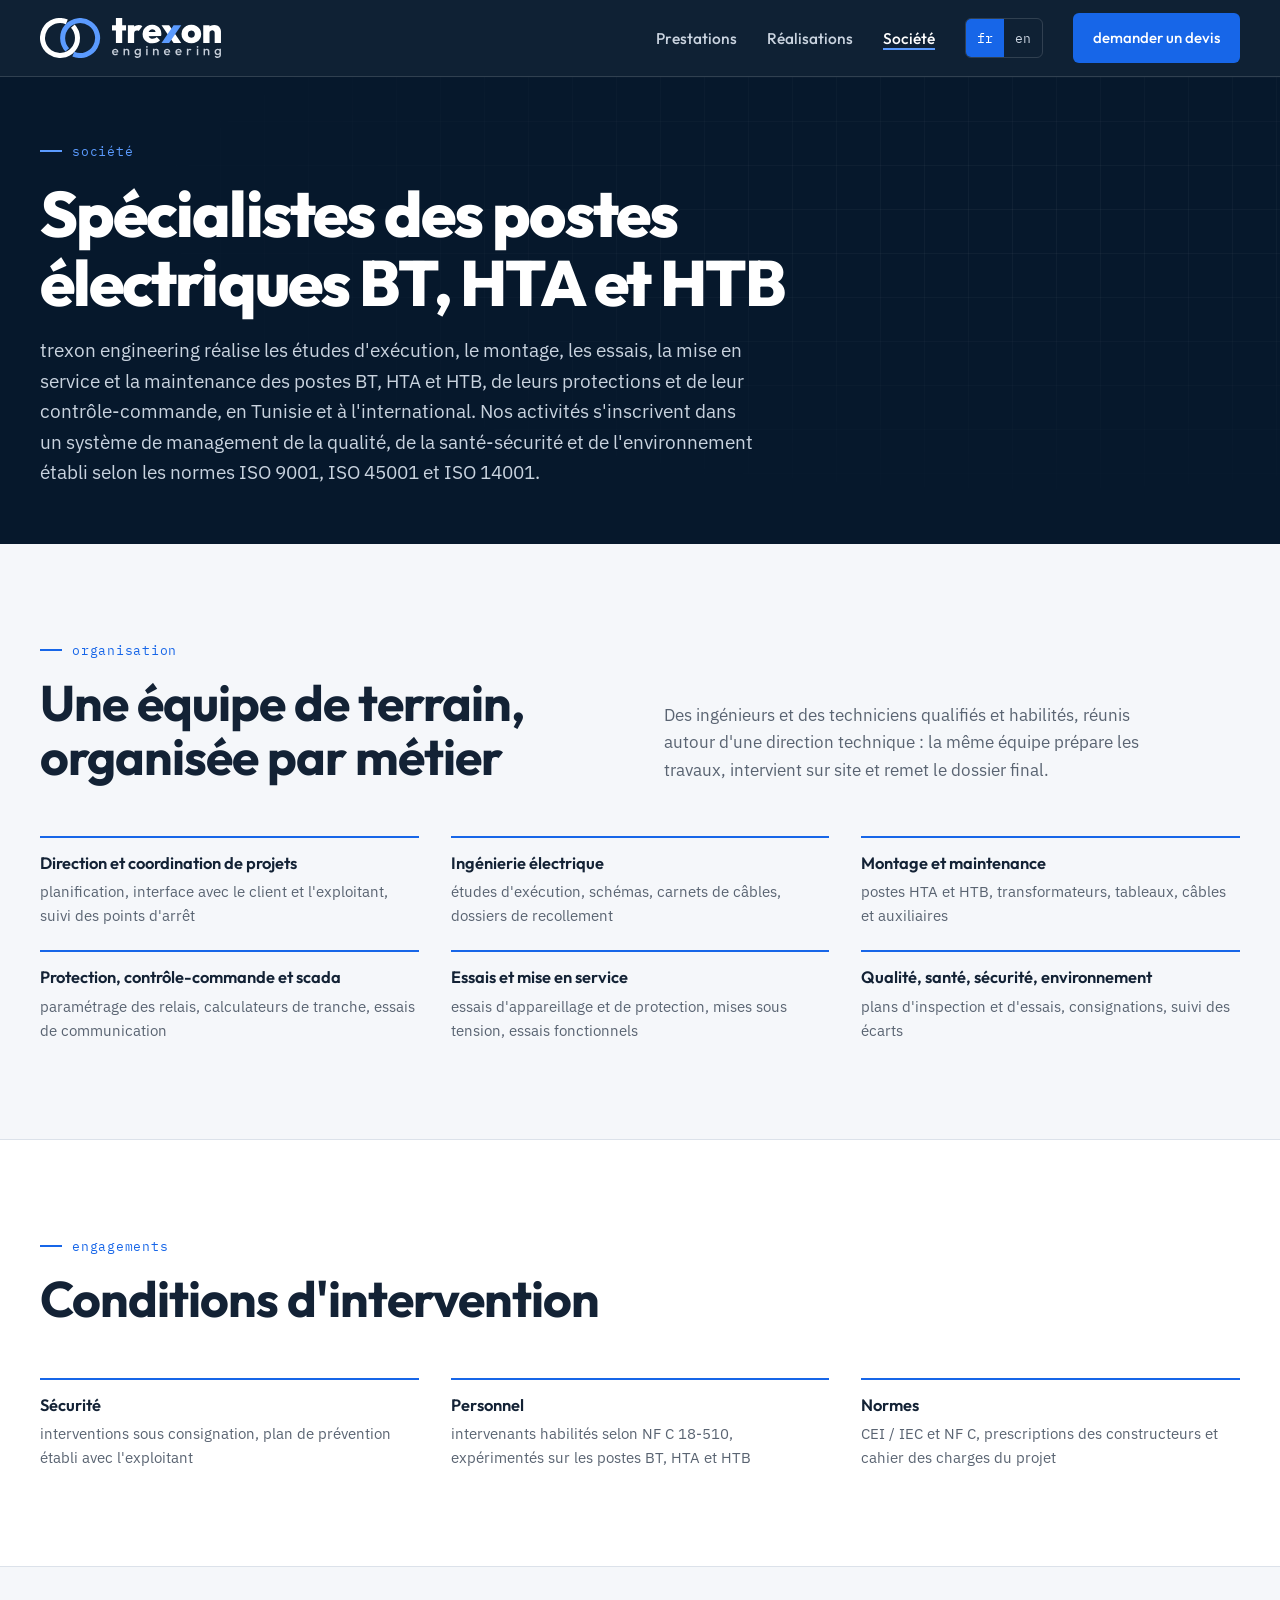
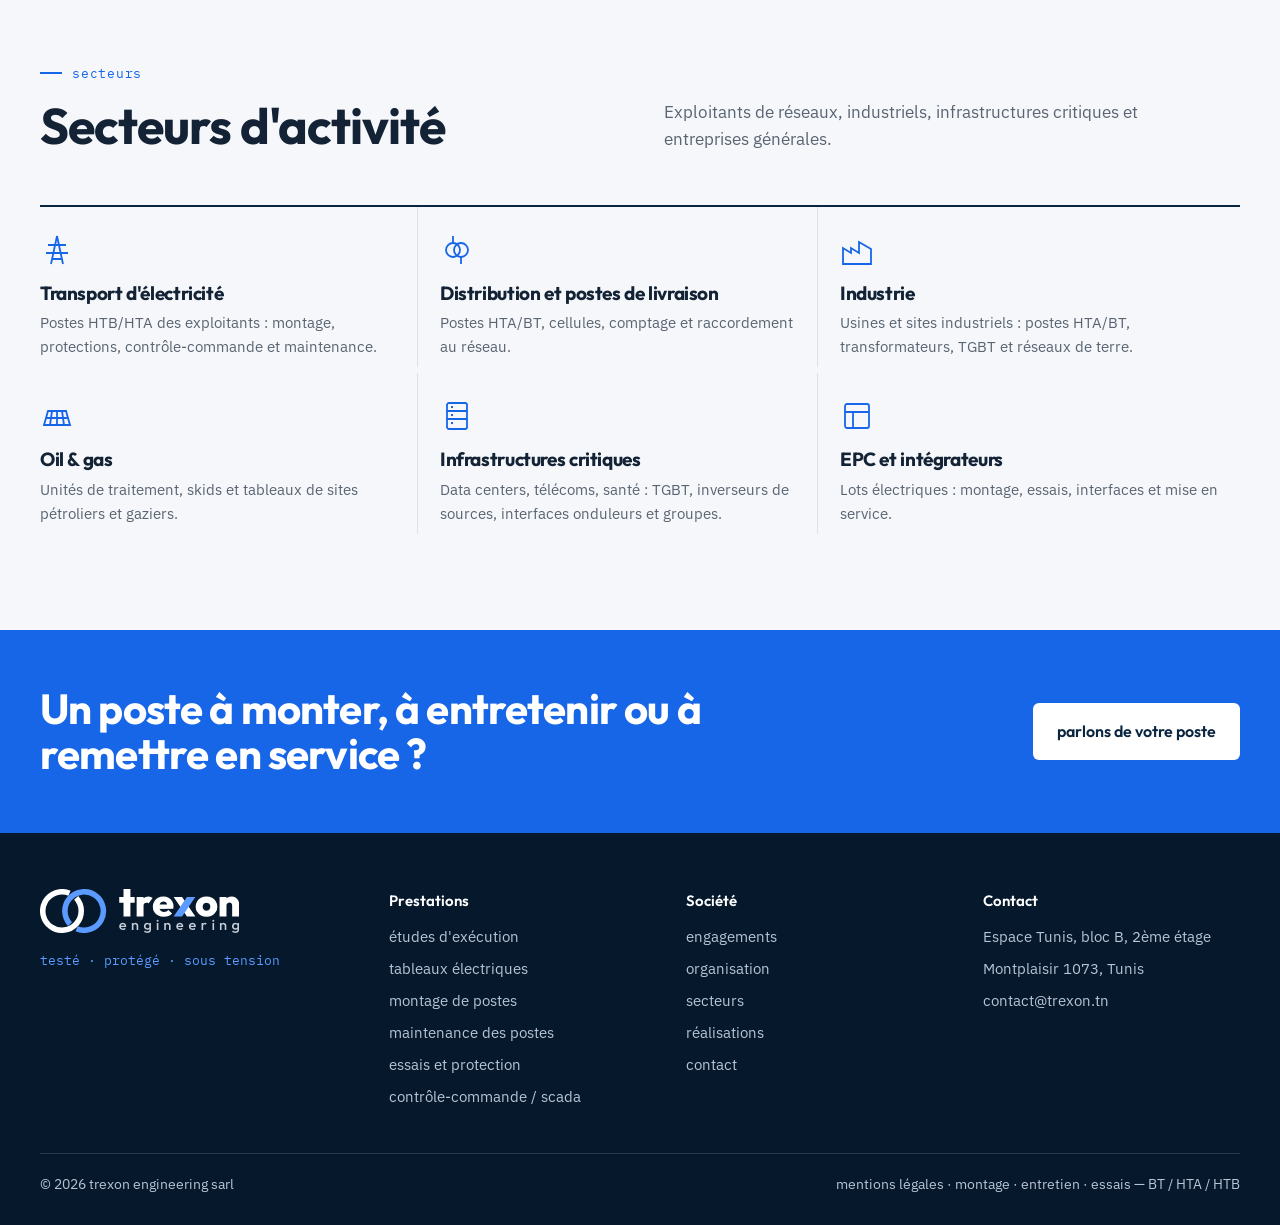
<file: societe.html>
<!doctype html>
<html lang="fr" dir="ltr">
<head>
<meta charset="utf-8">
<meta name="viewport" content="width=device-width, initial-scale=1">
<meta name="theme-color" content="#06182C">
<meta name="description" content="trexon engineering : études d&#x27;exécution, montage, essais, mise en service et maintenance des postes BT, HTA et HTB, de leurs protections et de leur contrôle-commande, selon les normes CEI et NF C. Tunisie et international.">
<title>Société — ingénierie électrique, Tunis</title>
<link rel="canonical" href="https://trexon.tn/societe.html">
<meta property="og:type" content="website">
<meta property="og:site_name" content="trexon engineering">
<meta property="og:locale" content="fr_TN">
<meta property="og:title" content="Société — ingénierie électrique, Tunis">
<meta property="og:description" content="trexon engineering : études d&#x27;exécution, montage, essais, mise en service et maintenance des postes BT, HTA et HTB, de leurs protections et de leur contrôle-commande, selon les normes CEI et NF C. Tunisie et international.">
<meta property="og:url" content="https://trexon.tn/societe.html">
<meta property="og:image" content="https://trexon.tn/img-9358a857.jpg">
<meta name="twitter:card" content="summary_large_image">
<!-- seo-extra -->
<meta name="keywords" content="ingénierie électrique, postes électriques HTA HTB, montage de postes, maintenance de postes, essais de relais de protection, mise en service, transformateurs de puissance, contrôle-commande, SCADA, IEC 61850, Tunisie, Tunis, Afrique du Nord, Afrique, electrical engineering Tunisia, substation commissioning North Africa">
<meta name="robots" content="index, follow, max-image-preview:large">
<meta name="author" content="trexon engineering">
<meta name="geo.region" content="TN-11">
<meta name="geo.placename" content="Tunis">
<meta name="geo.position" content="36.8065;10.1815">
<meta name="ICBM" content="36.8065, 10.1815">
<meta property="og:locale:alternate" content="en_US">
<meta name="twitter:title" content="Société — ingénierie électrique, Tunis">
<meta name="twitter:description" content="trexon engineering : études d&#x27;exécution, montage, essais, mise en service et maintenance des postes BT, HTA et HTB, de leurs protections et de leur contrôle-commande, selon les normes CEI et NF C. Tunisie et international.">
<link rel="alternate" hreflang="fr" href="https://trexon.tn/societe.html">
<link rel="alternate" hreflang="en" href="https://trexon.tn/societe.html?lang=en">
<link rel="alternate" hreflang="x-default" href="https://trexon.tn/societe.html">
<!-- /seo-extra -->
<link rel="icon" href="favicon.svg" type="image/svg+xml">
<link rel="preconnect" href="https://fonts.googleapis.com">
<link rel="preconnect" href="https://fonts.gstatic.com" crossorigin>
<link rel="stylesheet" href="https://fonts.googleapis.com/css2?family=Outfit:wght@500;600;700;800&family=IBM+Plex+Sans:wght@400;500;600&family=IBM+Plex+Mono:wght@500&display=swap">
<link rel="stylesheet" href="site.css">
</head>
<body>
<header class="top">
  <nav class="wrap nav" aria-label="navigation principale">
    <a class="brand" href="accueil.html" aria-label="trexon engineering, accueil"><svg xmlns="http://www.w3.org/2000/svg" viewBox="0 0 803.01 177.50" aria-hidden="true"><g transform="translate(0,-89.44)"><path d="M145.817 125.587A77.613 77.613 0 0 1 44.121 241.688A77.613 77.613 0 0 1 118.909 106.676" fill="none" stroke="#FFFFFF" stroke-width="22.272"/><path d="M120.935 230.790A77.613 77.613 0 0 1 222.630 114.690A77.613 77.613 0 0 1 147.843 249.702" fill="none" stroke="#5B9BFF" stroke-width="22.272"/><g transform="translate(319.65,0)"><path fill="#FFFFFF" d="M17.279999999999998 200.0V89.44H45.12V200.0ZM0.0 144.96V121.76H62.4V144.96Z M70.24 200.0V121.76H98.08V200.0ZM98.08 157.44 85.6 146.88Q90.24 133.6 97.91999999999999 126.88Q105.6 120.16 117.92 120.16Q123.52 120.16 127.6 121.6Q131.68 123.03999999999999 134.56 126.08L118.4 147.68Q117.12 146.24 114.8 145.36Q112.47999999999999 144.48 109.6 144.48Q104.16 144.48 101.12 147.76Q98.08 151.04 98.08 157.44Z M180.32000000000002 201.76Q167.20000000000002 201.76 157.12 196.56Q147.04000000000002 191.36 141.28000000000003 182.08Q135.52 172.8 135.52 160.8Q135.52 148.96 141.12 139.76Q146.72000000000003 130.56 156.40000000000003 125.2Q166.08 119.84 178.24 119.84Q190.08 119.84 199.28000000000003 124.88000000000001Q208.48000000000002 129.92000000000002 213.68 138.8Q218.88 147.68 218.88 159.04Q218.88 161.44 218.64000000000001 163.92000000000002Q218.40000000000003 166.4 217.60000000000002 169.6L148.64000000000001 169.92V152.0L206.56 151.51999999999998L194.08 159.36Q193.92000000000002 152.8 192.16000000000003 148.56Q190.4 144.32 187.04000000000002 142.07999999999998Q183.68 139.84 178.56 139.84Q173.28000000000003 139.84 169.44000000000003 142.4Q165.60000000000002 144.96 163.52000000000004 149.60000000000002Q161.44000000000003 154.24 161.44000000000003 160.8Q161.44000000000003 167.51999999999998 163.68 172.24Q165.92000000000002 176.96 170.08 179.36Q174.24 181.76 180.32000000000002 181.76Q186.08 181.76 190.48000000000002 179.83999999999997Q194.88000000000002 177.92 198.40000000000003 173.92L212.96000000000004 188.48Q207.20000000000002 195.04 198.96000000000004 198.39999999999998Q190.72000000000003 201.76 180.32000000000002 201.76Z M219.52 121.76L253.48 121.76L307.20 200.00L273.24 200.00Z M352.15999999999997 201.76Q339.52 201.76 329.67999999999995 196.39999999999998Q319.84 191.04 314.08 181.68Q308.32 172.32 308.32 160.64Q308.32 148.96 314.0 139.76Q319.68 130.56 329.6 125.2Q339.52 119.84 352.0 119.84Q364.48 119.84 374.32 125.2Q384.15999999999997 130.56 389.91999999999996 139.76Q395.68 148.96 395.68 160.64Q395.68 172.32 390.0 181.68Q384.32 191.04 374.48 196.39999999999998Q364.64 201.76 352.15999999999997 201.76ZM352.0 176.96Q356.64 176.96 360.08 174.96Q363.52 172.96 365.44 169.28Q367.36 165.6 367.36 160.8Q367.36 156.0 365.36 152.4Q363.36 148.8 360.0 146.8Q356.64 144.8 352.0 144.8Q347.52 144.8 344.0 146.88Q340.48 148.96 338.56 152.56Q336.64 156.16 336.64 160.96Q336.64 165.6 338.56 169.28Q340.48 172.96 344.0 174.96Q347.52 176.96 352.0 176.96Z M455.52 200.0V155.84Q455.52 150.4 452.32 147.28Q449.12 144.16 444.15999999999997 144.16Q440.8 144.16 438.15999999999997 145.6Q435.52 147.04 434.08 149.6Q432.64 152.16 432.64 155.84L421.76 150.72Q421.76 141.28 425.91999999999996 134.48Q430.08 127.67999999999999 437.36 123.91999999999999Q444.64 120.16 453.91999999999996 120.16Q462.4 120.16 469.03999999999996 124.08Q475.68 128.0 479.52 134.56Q483.36 141.12 483.36 149.44V200.0ZM404.8 200.0V121.76H432.64V200.0Z"/><path fill="#5B9BFF" d="M219.52 200.00L253.48 200.00L307.20 121.76L273.24 121.76Z"/><path fill="#C5CDD8" d="M14.904719999999998 255.2012Q10.679759999999998 255.2012 7.305659999999999 253.29410000000001Q3.9315599999999993 251.387 1.9657799999999996 248.04224Q0.0 244.69747999999998 0.0 240.53119999999998Q0.0 236.36491999999998 1.9364399999999997 233.0495Q3.8728799999999994 229.73408 7.188299999999998 227.79764Q10.503719999999998 225.8612 14.552639999999997 225.8612Q18.484199999999994 225.8612 21.506219999999992 227.68027999999998Q24.528239999999993 229.49936 26.259299999999996 232.66807999999997Q27.990359999999995 235.83679999999998 27.990359999999995 239.88572Q27.990359999999995 240.58988 27.902339999999995 241.32338Q27.814319999999995 242.05687999999998 27.638279999999995 242.93707999999998H4.5183599999999995V237.65588H24.293519999999994L21.887639999999994 239.76836Q21.770279999999996 237.18644 20.890079999999998 235.42604Q20.009879999999995 233.66564 18.396179999999994 232.72676Q16.782479999999996 231.78788 14.435279999999995 231.78788Q11.970719999999996 231.78788 10.151639999999997 232.84411999999998Q8.332559999999997 233.90035999999998 7.334999999999997 235.80746Q6.337439999999998 237.71456 6.337439999999998 240.35515999999998Q6.337439999999998 242.99576 7.393679999999998 244.99088Q8.449919999999999 246.986 10.386359999999998 248.07157999999998Q12.322799999999997 249.15715999999998 14.846039999999995 249.15715999999998Q17.017199999999995 249.15715999999998 18.865619999999993 248.39432Q20.714039999999994 247.63147999999998 22.004999999999995 246.16448L26.112599999999993 250.33076Q24.058799999999994 252.73664 21.124799999999993 253.96892Q18.190799999999996 255.2012 14.904719999999998 255.2012Z M70.22364 254.6144V238.36004Q70.22364 235.5434 68.4339 233.72431999999998Q66.64416 231.90524 63.82752000000001 231.90524Q61.949760000000005 231.90524 60.48276 232.72676Q59.01576 233.54828 58.19424 235.01528000000002Q57.37272 236.48228 57.37272 238.36004L54.84948000000001 236.95172Q54.84948000000001 233.72431999999998 56.2578 231.23041999999998Q57.66612000000001 228.73651999999998 60.16002 227.29886Q62.65392 225.8612 65.76396 225.8612Q68.93268 225.8612 71.39724000000001 227.4749Q73.8618 229.08859999999999 75.27011999999999 231.64118Q76.67844 234.19376 76.67844 236.95172V254.6144ZM50.91792 254.6144V226.44799999999998H57.37272V254.6144Z M113.16107999999998 266.93719999999996Q108.70139999999999 266.93719999999996 105.35664 265.32349999999997Q102.01187999999999 263.7098 99.95808 260.7758L104.18303999999999 256.55084Q105.88475999999999 258.66332 108.05591999999999 259.71956Q110.22707999999999 260.7758 113.27843999999999 260.7758Q117.09263999999999 260.7758 119.32247999999998 258.81002Q121.55231999999998 256.84424 121.55231999999998 253.4408V246.51656L122.66723999999999 240.29648L121.55231999999998 234.01772V226.44799999999998H128.00712V253.4408Q128.00712 257.48972 126.12935999999999 260.51174Q124.25159999999998 263.53376 120.90683999999999 265.23547999999994Q117.56207999999998 266.93719999999996 113.16107999999998 266.93719999999996ZM112.86768 254.02759999999998Q109.11215999999999 254.02759999999998 106.09013999999999 252.17917999999997Q103.06812 250.33076 101.33706 247.10336Q99.606 243.87596 99.606 239.88572Q99.606 235.89548 101.33706 232.72676Q103.06812 229.55804 106.09013999999999 227.70962Q109.11215999999999 225.8612 112.86768 225.8612Q116.21243999999999 225.8612 118.73567999999999 227.21084Q121.25891999999999 228.56047999999998 122.66723999999999 230.93702Q124.07555999999998 233.31356 124.07555999999998 236.48228V243.40652Q124.07555999999998 246.51656 122.63789999999997 248.92244Q121.20023999999998 251.32832 118.67699999999999 252.67795999999998Q116.15375999999999 254.02759999999998 112.86768 254.02759999999998ZM114.15863999999999 247.92488Q116.50583999999999 247.92488 118.26623999999998 246.92732Q120.02663999999999 245.92976 120.99485999999999 244.14002Q121.96307999999999 242.35028 121.96307999999999 239.9444Q121.96307999999999 237.53852 120.99485999999999 235.74878Q120.02663999999999 233.95904 118.26623999999998 232.96148Q116.50583999999999 231.96392 114.15863999999999 231.96392Q111.81143999999999 231.96392 110.02169999999998 232.96148Q108.23195999999999 233.95904 107.2344 235.74878Q106.23683999999999 237.53852 106.23683999999999 239.9444Q106.23683999999999 242.2916 107.2344 244.11068Q108.23195999999999 245.92976 110.02169999999998 246.92732Q111.81143999999999 247.92488 114.15863999999999 247.92488Z M151.52148000000003 254.6144V226.44799999999998H157.97628000000003V254.6144ZM154.74888 221.28415999999999Q153.10584000000003 221.28415999999999 152.02026 220.16924Q150.93468000000001 219.05432 150.93468000000001 217.41128Q150.93468000000001 215.76824 152.02026 214.65332Q153.10584000000003 213.5384 154.74888 213.5384Q156.45060000000004 213.5384 157.50684 214.65332Q158.56308 215.76824 158.56308 217.41128Q158.56308 219.05432 157.50684 220.16924Q156.45060000000004 221.28415999999999 154.74888 221.28415999999999Z M200.79636000000002 254.6144V238.36004Q200.79636000000002 235.5434 199.00662000000003 233.72431999999998Q197.21688000000003 231.90524 194.40024000000003 231.90524Q192.52248000000003 231.90524 191.05548000000005 232.72676Q189.58848000000003 233.54828 188.76696000000004 235.01528000000002Q187.94544000000002 236.48228 187.94544000000002 238.36004L185.42220000000003 236.95172Q185.42220000000003 233.72431999999998 186.83052000000004 231.23041999999998Q188.23884 228.73651999999998 190.73274000000004 227.29886Q193.22664000000003 225.8612 196.33668000000003 225.8612Q199.5054 225.8612 201.96996000000001 227.4749Q204.43452000000002 229.08859999999999 205.84284000000002 231.64118Q207.25116000000003 234.19376 207.25116000000003 236.95172V254.6144ZM181.49064 254.6144V226.44799999999998H187.94544000000002V254.6144Z M245.08344 255.2012Q240.85848 255.2012 237.48438 253.29410000000001Q234.11028 251.387 232.1445 248.04224Q230.17872 244.69747999999998 230.17872 240.53119999999998Q230.17872 236.36491999999998 232.11516 233.0495Q234.0516 229.73408 237.36702 227.79764Q240.68243999999999 225.8612 244.73136 225.8612Q248.66291999999999 225.8612 251.68493999999998 227.68027999999998Q254.70695999999998 229.49936 256.43802 232.66807999999997Q258.16908 235.83679999999998 258.16908 239.88572Q258.16908 240.58988 258.08106 241.32338Q257.99304 242.05687999999998 257.817 242.93707999999998H234.69708V237.65588H254.47224L252.06635999999997 239.76836Q251.94899999999998 237.18644 251.06879999999998 235.42604Q250.18859999999998 233.66564 248.57489999999999 232.72676Q246.9612 231.78788 244.61399999999998 231.78788Q242.14944 231.78788 240.33035999999998 232.84411999999998Q238.51128 233.90035999999998 237.51371999999998 235.80746Q236.51615999999999 237.71456 236.51615999999999 240.35515999999998Q236.51615999999999 242.99576 237.5724 244.99088Q238.62864 246.986 240.56508 248.07157999999998Q242.50152 249.15715999999998 245.02476 249.15715999999998Q247.19592 249.15715999999998 249.04433999999998 248.39432Q250.89275999999998 247.63147999999998 252.18372 246.16448L256.29132 250.33076Q254.23752 252.73664 251.30352 253.96892Q248.36952 255.2012 245.08344 255.2012Z M296.00136 255.2012Q291.77639999999997 255.2012 288.40229999999997 253.29410000000001Q285.02819999999997 251.387 283.06242 248.04224Q281.09664 244.69747999999998 281.09664 240.53119999999998Q281.09664 236.36491999999998 283.03308 233.0495Q284.96952 229.73408 288.28494 227.79764Q291.60035999999997 225.8612 295.64928 225.8612Q299.58083999999997 225.8612 302.60285999999996 227.68027999999998Q305.62487999999996 229.49936 307.35594 232.66807999999997Q309.087 235.83679999999998 309.087 239.88572Q309.087 240.58988 308.99897999999996 241.32338Q308.91096 242.05687999999998 308.73492 242.93707999999998H285.61499999999995V237.65588H305.39016L302.98427999999996 239.76836Q302.86692 237.18644 301.98672 235.42604Q301.10652 233.66564 299.49281999999994 232.72676Q297.87911999999994 231.78788 295.53191999999996 231.78788Q293.06735999999995 231.78788 291.24827999999997 232.84411999999998Q289.4292 233.90035999999998 288.43164 235.80746Q287.43408 237.71456 287.43408 240.35515999999998Q287.43408 242.99576 288.49032 244.99088Q289.54656 246.986 291.48299999999995 248.07157999999998Q293.41943999999995 249.15715999999998 295.94268 249.15715999999998Q298.11384 249.15715999999998 299.96226 248.39432Q301.81068 247.63147999999998 303.10164 246.16448L307.20923999999997 250.33076Q305.15544 252.73664 302.22144 253.96892Q299.28743999999995 255.2012 296.00136 255.2012Z M332.01455999999996 254.6144V226.44799999999998H338.46936V254.6144ZM338.46936 238.94683999999998 336.23951999999997 237.83192Q336.23951999999997 232.49204 338.61605999999995 229.17662Q340.9926 225.8612 345.80436 225.8612Q347.91684 225.8612 349.61856 226.62403999999998Q351.32027999999997 227.38688 352.78727999999995 229.08859999999999L348.56231999999994 233.43092Q347.79947999999996 232.6094 346.8606 232.25732Q345.92172 231.90524 344.68944 231.90524Q341.99015999999995 231.90524 340.22975999999994 233.60696Q338.46936 235.30867999999998 338.46936 238.94683999999998Z M376.30164 254.6144V226.44799999999998H382.75644V254.6144ZM379.52904 221.28415999999999Q377.88599999999997 221.28415999999999 376.80042 220.16924Q375.71484 219.05432 375.71484 217.41128Q375.71484 215.76824 376.80042 214.65332Q377.88599999999997 213.5384 379.52904 213.5384Q381.23076 213.5384 382.287 214.65332Q383.34324 215.76824 383.34324 217.41128Q383.34324 219.05432 382.287 220.16924Q381.23076 221.28415999999999 379.52904 221.28415999999999Z M425.57652 254.6144V238.36004Q425.57652 235.5434 423.78678 233.72431999999998Q421.99704 231.90524 419.1804 231.90524Q417.30264 231.90524 415.83564 232.72676Q414.36864 233.54828 413.54712000000006 235.01528000000002Q412.72560000000004 236.48228 412.72560000000004 238.36004L410.20236 236.95172Q410.20236 233.72431999999998 411.61068 231.23041999999998Q413.019 228.73651999999998 415.5129 227.29886Q418.0068 225.8612 421.11684 225.8612Q424.28556000000003 225.8612 426.75012000000004 227.4749Q429.21468000000004 229.08859999999999 430.62300000000005 231.64118Q432.03132 234.19376 432.03132 236.95172V254.6144ZM406.2708 254.6144V226.44799999999998H412.72560000000004V254.6144Z M468.51396 266.93719999999996Q464.05428 266.93719999999996 460.70952 265.32349999999997Q457.36476 263.7098 455.31096 260.7758L459.53592000000003 256.55084Q461.23764 258.66332 463.40880000000004 259.71956Q465.57996 260.7758 468.63132 260.7758Q472.44552 260.7758 474.67536 258.81002Q476.90520000000004 256.84424 476.90520000000004 253.4408V246.51656L478.02012 240.29648L476.90520000000004 234.01772V226.44799999999998H483.36V253.4408Q483.36 257.48972 481.48224000000005 260.51174Q479.60448 263.53376 476.25972 265.23547999999994Q472.91496 266.93719999999996 468.51396 266.93719999999996ZM468.22056000000003 254.02759999999998Q464.46504000000004 254.02759999999998 461.44302000000005 252.17917999999997Q458.421 250.33076 456.68994 247.10336Q454.95888 243.87596 454.95888 239.88572Q454.95888 235.89548 456.68994 232.72676Q458.421 229.55804 461.44302000000005 227.70962Q464.46504000000004 225.8612 468.22056000000003 225.8612Q471.56532000000004 225.8612 474.08856000000003 227.21084Q476.6118 228.56047999999998 478.02012 230.93702Q479.42844 233.31356 479.42844 236.48228V243.40652Q479.42844 246.51656 477.99078000000003 248.92244Q476.55312000000004 251.32832 474.02988000000005 252.67795999999998Q471.50664 254.02759999999998 468.22056000000003 254.02759999999998ZM469.51152 247.92488Q471.85872 247.92488 473.61912 246.92732Q475.37952 245.92976 476.34774000000004 244.14002Q477.31596 242.35028 477.31596 239.9444Q477.31596 237.53852 476.34774000000004 235.74878Q475.37952 233.95904 473.61912 232.96148Q471.85872 231.96392 469.51152 231.96392Q467.16432000000003 231.96392 465.37458000000004 232.96148Q463.58484000000004 233.95904 462.58728 235.74878Q461.58972 237.53852 461.58972 239.9444Q461.58972 242.2916 462.58728 244.11068Q463.58484000000004 245.92976 465.37458000000004 246.92732Q467.16432000000003 247.92488 469.51152 247.92488Z"/></g></g></svg></a>
    <button class="burger" id="burger" aria-label="ouvrir le menu" aria-expanded="false" aria-controls="links">
      <svg width="20" height="20" viewBox="0 0 20 20" fill="none" stroke="currentColor" stroke-width="2" aria-hidden="true"><path d="M2 5h16M2 10h16M2 15h16"/></svg>
    </button>
    <div class="links" id="links">
      <a href="prestations.html">prestations</a><a href="realisations.html">réalisations</a><a href="societe.html" aria-current="page">société</a>
      <div class="lang" role="group" aria-label="langue"><button type="button" data-lang="fr" lang="fr">fr</button><button type="button" data-lang="en" lang="en">en</button></div>
      <a class="btn btn-p" href="contact.html">demander un devis</a>
    </div>
  </nav>
</header>
<main>
<section class="phead on-dark">
  <div class="wrap phead-in">
    <div class="eyebrow">société</div>
    <h1>spécialistes des postes électriques BT, HTA et HTB</h1>
    <p class="lead">trexon engineering réalise les études d'exécution, le montage, les essais, la mise en service et la maintenance des postes BT, HTA et HTB, de leurs protections et de leur contrôle-commande, en Tunisie et à l'international. Nos activités s'inscrivent dans un système de management de la qualité, de la santé-sécurité et de l'environnement établi selon les normes ISO 9001, ISO 45001 et ISO 14001.</p>
  </div>
</section><section class="sec" id="organisation">
  <div class="wrap">
    <div class="head">
      <div><div class="eyebrow">organisation</div><h2>une équipe de terrain, organisée par métier</h2></div>
      <p>Des ingénieurs et des techniciens qualifiés et habilités, réunis autour d'une direction technique : la même équipe prépare les travaux, intervient sur site et remet le dossier final.</p>
    </div>
    <div class="eq-grid">
      <div><b>direction et coordination de projets</b><span>planification, interface avec le client et l'exploitant, suivi des points d'arrêt</span></div>
      <div><b>ingénierie électrique</b><span>études d'exécution, schémas, carnets de câbles, dossiers de recollement</span></div>
      <div><b>montage et maintenance</b><span>postes HTA et HTB, transformateurs, tableaux, câbles et auxiliaires</span></div>
      <div><b>protection, contrôle-commande et scada</b><span>paramétrage des relais, calculateurs de tranche, essais de communication</span></div>
      <div><b>essais et mise en service</b><span>essais d'appareillage et de protection, mises sous tension, essais fonctionnels</span></div>
      <div><b>qualité, santé, sécurité, environnement</b><span>plans d'inspection et d'essais, consignations, suivi des écarts</span></div>
    </div>
  </div>
</section><section class="sec" id="capacites" style="background:#fff;border-top:1px solid var(--line);border-bottom:1px solid var(--line)">
  <div class="wrap">
    <div class="head">
      <div><div class="eyebrow">engagements</div><h2>conditions d'intervention</h2></div>
    </div>
    <div class="eq-grid">
      <div><b>sécurité</b><span>interventions sous consignation, plan de prévention établi avec l'exploitant</span></div>
      <div><b>personnel</b><span>intervenants habilités selon NF C 18-510, expérimentés sur les postes BT, HTA et HTB</span></div>
      <div><b>normes</b><span>CEI / IEC et NF C, prescriptions des constructeurs et cahier des charges du projet</span></div>
    </div>
  </div>
</section><section class="sec" id="secteurs">
  <div class="wrap">
    <div class="head">
      <div><div class="eyebrow">secteurs</div><h2>secteurs d'activité</h2></div>
      <p>Exploitants de réseaux, industriels, infrastructures critiques et entreprises générales.</p>
    </div>
    <div class="sectors six">
      <div class="sector">
        <svg viewBox="0 0 34 34" aria-hidden="true"><path d="M17 3l-6 28M17 3l6 28M8 12h18M6 20h22M12.5 26h9"/></svg>
        <h3>transport d'électricité</h3><p>Postes HTB/HTA des exploitants : montage, protections, contrôle-commande et maintenance.</p>
      </div>
      <div class="sector">
        <svg viewBox="0 0 34 34" aria-hidden="true"><circle cx="13" cy="17" r="7"/><circle cx="21" cy="17" r="7"/><path d="M13 3v7M21 24v7"/></svg>
        <h3>distribution et postes de livraison</h3><p>Postes HTA/BT, cellules, comptage et raccordement au réseau.</p>
      </div>
      <div class="sector">
        <svg viewBox="0 0 34 34" aria-hidden="true"><path d="M3 31V15l8 5v-5l8 5V9l12 7v15Z"/><path d="M3 31h28"/></svg>
        <h3>industrie</h3><p>Usines et sites industriels : postes HTA/BT, transformateurs, TGBT et réseaux de terre.</p>
      </div>
      <div class="sector">
        <svg viewBox="0 0 34 34" aria-hidden="true"><path d="M4 26l4-14h18l4 14Z"/><path d="M17 12v14M6 19h22M12 12l-2 14M22 12l2 14"/></svg>
        <h3>oil &amp; gas</h3><p>Unités de traitement, skids et tableaux de sites pétroliers et gaziers.</p>
      </div>
      <div class="sector">
        <svg viewBox="0 0 34 34" aria-hidden="true"><rect x="7" y="4" width="20" height="26" rx="2"/><path d="M7 12h20M7 20h20M11 8h2M11 16h2M11 24h2"/></svg>
        <h3>infrastructures critiques</h3><p>Data centers, télécoms, santé : TGBT, inverseurs de sources, interfaces onduleurs et groupes.</p>
      </div>
      <div class="sector">
        <svg viewBox="0 0 34 34" aria-hidden="true"><rect x="5" y="5" width="24" height="24" rx="2"/><path d="M5 13h24M13 13v16"/></svg>
        <h3>EPC et intégrateurs</h3><p>Lots électriques : montage, essais, interfaces et mise en service.</p>
      </div>
    </div>
  </div>
</section><section class="band">
  <div class="wrap band-in">
    <h2>un poste à monter, à entretenir ou à remettre en service ?</h2>
    <a class="btn" href="contact.html">parlons de votre poste</a>
  </div>
</section>
</main>
<footer class="on-dark">
  <div class="wrap">
    <div class="f-top">
      <div><svg xmlns="http://www.w3.org/2000/svg" viewBox="0 0 803.01 177.50" role="img" aria-label="trexon engineering"><g transform="translate(0,-89.44)"><path d="M145.817 125.587A77.613 77.613 0 0 1 44.121 241.688A77.613 77.613 0 0 1 118.909 106.676" fill="none" stroke="#FFFFFF" stroke-width="22.272"/><path d="M120.935 230.790A77.613 77.613 0 0 1 222.630 114.690A77.613 77.613 0 0 1 147.843 249.702" fill="none" stroke="#5B9BFF" stroke-width="22.272"/><g transform="translate(319.65,0)"><path fill="#FFFFFF" d="M17.279999999999998 200.0V89.44H45.12V200.0ZM0.0 144.96V121.76H62.4V144.96Z M70.24 200.0V121.76H98.08V200.0ZM98.08 157.44 85.6 146.88Q90.24 133.6 97.91999999999999 126.88Q105.6 120.16 117.92 120.16Q123.52 120.16 127.6 121.6Q131.68 123.03999999999999 134.56 126.08L118.4 147.68Q117.12 146.24 114.8 145.36Q112.47999999999999 144.48 109.6 144.48Q104.16 144.48 101.12 147.76Q98.08 151.04 98.08 157.44Z M180.32000000000002 201.76Q167.20000000000002 201.76 157.12 196.56Q147.04000000000002 191.36 141.28000000000003 182.08Q135.52 172.8 135.52 160.8Q135.52 148.96 141.12 139.76Q146.72000000000003 130.56 156.40000000000003 125.2Q166.08 119.84 178.24 119.84Q190.08 119.84 199.28000000000003 124.88000000000001Q208.48000000000002 129.92000000000002 213.68 138.8Q218.88 147.68 218.88 159.04Q218.88 161.44 218.64000000000001 163.92000000000002Q218.40000000000003 166.4 217.60000000000002 169.6L148.64000000000001 169.92V152.0L206.56 151.51999999999998L194.08 159.36Q193.92000000000002 152.8 192.16000000000003 148.56Q190.4 144.32 187.04000000000002 142.07999999999998Q183.68 139.84 178.56 139.84Q173.28000000000003 139.84 169.44000000000003 142.4Q165.60000000000002 144.96 163.52000000000004 149.60000000000002Q161.44000000000003 154.24 161.44000000000003 160.8Q161.44000000000003 167.51999999999998 163.68 172.24Q165.92000000000002 176.96 170.08 179.36Q174.24 181.76 180.32000000000002 181.76Q186.08 181.76 190.48000000000002 179.83999999999997Q194.88000000000002 177.92 198.40000000000003 173.92L212.96000000000004 188.48Q207.20000000000002 195.04 198.96000000000004 198.39999999999998Q190.72000000000003 201.76 180.32000000000002 201.76Z M219.52 121.76L253.48 121.76L307.20 200.00L273.24 200.00Z M352.15999999999997 201.76Q339.52 201.76 329.67999999999995 196.39999999999998Q319.84 191.04 314.08 181.68Q308.32 172.32 308.32 160.64Q308.32 148.96 314.0 139.76Q319.68 130.56 329.6 125.2Q339.52 119.84 352.0 119.84Q364.48 119.84 374.32 125.2Q384.15999999999997 130.56 389.91999999999996 139.76Q395.68 148.96 395.68 160.64Q395.68 172.32 390.0 181.68Q384.32 191.04 374.48 196.39999999999998Q364.64 201.76 352.15999999999997 201.76ZM352.0 176.96Q356.64 176.96 360.08 174.96Q363.52 172.96 365.44 169.28Q367.36 165.6 367.36 160.8Q367.36 156.0 365.36 152.4Q363.36 148.8 360.0 146.8Q356.64 144.8 352.0 144.8Q347.52 144.8 344.0 146.88Q340.48 148.96 338.56 152.56Q336.64 156.16 336.64 160.96Q336.64 165.6 338.56 169.28Q340.48 172.96 344.0 174.96Q347.52 176.96 352.0 176.96Z M455.52 200.0V155.84Q455.52 150.4 452.32 147.28Q449.12 144.16 444.15999999999997 144.16Q440.8 144.16 438.15999999999997 145.6Q435.52 147.04 434.08 149.6Q432.64 152.16 432.64 155.84L421.76 150.72Q421.76 141.28 425.91999999999996 134.48Q430.08 127.67999999999999 437.36 123.91999999999999Q444.64 120.16 453.91999999999996 120.16Q462.4 120.16 469.03999999999996 124.08Q475.68 128.0 479.52 134.56Q483.36 141.12 483.36 149.44V200.0ZM404.8 200.0V121.76H432.64V200.0Z"/><path fill="#5B9BFF" d="M219.52 200.00L253.48 200.00L307.20 121.76L273.24 121.76Z"/><path fill="#C5CDD8" d="M14.904719999999998 255.2012Q10.679759999999998 255.2012 7.305659999999999 253.29410000000001Q3.9315599999999993 251.387 1.9657799999999996 248.04224Q0.0 244.69747999999998 0.0 240.53119999999998Q0.0 236.36491999999998 1.9364399999999997 233.0495Q3.8728799999999994 229.73408 7.188299999999998 227.79764Q10.503719999999998 225.8612 14.552639999999997 225.8612Q18.484199999999994 225.8612 21.506219999999992 227.68027999999998Q24.528239999999993 229.49936 26.259299999999996 232.66807999999997Q27.990359999999995 235.83679999999998 27.990359999999995 239.88572Q27.990359999999995 240.58988 27.902339999999995 241.32338Q27.814319999999995 242.05687999999998 27.638279999999995 242.93707999999998H4.5183599999999995V237.65588H24.293519999999994L21.887639999999994 239.76836Q21.770279999999996 237.18644 20.890079999999998 235.42604Q20.009879999999995 233.66564 18.396179999999994 232.72676Q16.782479999999996 231.78788 14.435279999999995 231.78788Q11.970719999999996 231.78788 10.151639999999997 232.84411999999998Q8.332559999999997 233.90035999999998 7.334999999999997 235.80746Q6.337439999999998 237.71456 6.337439999999998 240.35515999999998Q6.337439999999998 242.99576 7.393679999999998 244.99088Q8.449919999999999 246.986 10.386359999999998 248.07157999999998Q12.322799999999997 249.15715999999998 14.846039999999995 249.15715999999998Q17.017199999999995 249.15715999999998 18.865619999999993 248.39432Q20.714039999999994 247.63147999999998 22.004999999999995 246.16448L26.112599999999993 250.33076Q24.058799999999994 252.73664 21.124799999999993 253.96892Q18.190799999999996 255.2012 14.904719999999998 255.2012Z M70.22364 254.6144V238.36004Q70.22364 235.5434 68.4339 233.72431999999998Q66.64416 231.90524 63.82752000000001 231.90524Q61.949760000000005 231.90524 60.48276 232.72676Q59.01576 233.54828 58.19424 235.01528000000002Q57.37272 236.48228 57.37272 238.36004L54.84948000000001 236.95172Q54.84948000000001 233.72431999999998 56.2578 231.23041999999998Q57.66612000000001 228.73651999999998 60.16002 227.29886Q62.65392 225.8612 65.76396 225.8612Q68.93268 225.8612 71.39724000000001 227.4749Q73.8618 229.08859999999999 75.27011999999999 231.64118Q76.67844 234.19376 76.67844 236.95172V254.6144ZM50.91792 254.6144V226.44799999999998H57.37272V254.6144Z M113.16107999999998 266.93719999999996Q108.70139999999999 266.93719999999996 105.35664 265.32349999999997Q102.01187999999999 263.7098 99.95808 260.7758L104.18303999999999 256.55084Q105.88475999999999 258.66332 108.05591999999999 259.71956Q110.22707999999999 260.7758 113.27843999999999 260.7758Q117.09263999999999 260.7758 119.32247999999998 258.81002Q121.55231999999998 256.84424 121.55231999999998 253.4408V246.51656L122.66723999999999 240.29648L121.55231999999998 234.01772V226.44799999999998H128.00712V253.4408Q128.00712 257.48972 126.12935999999999 260.51174Q124.25159999999998 263.53376 120.90683999999999 265.23547999999994Q117.56207999999998 266.93719999999996 113.16107999999998 266.93719999999996ZM112.86768 254.02759999999998Q109.11215999999999 254.02759999999998 106.09013999999999 252.17917999999997Q103.06812 250.33076 101.33706 247.10336Q99.606 243.87596 99.606 239.88572Q99.606 235.89548 101.33706 232.72676Q103.06812 229.55804 106.09013999999999 227.70962Q109.11215999999999 225.8612 112.86768 225.8612Q116.21243999999999 225.8612 118.73567999999999 227.21084Q121.25891999999999 228.56047999999998 122.66723999999999 230.93702Q124.07555999999998 233.31356 124.07555999999998 236.48228V243.40652Q124.07555999999998 246.51656 122.63789999999997 248.92244Q121.20023999999998 251.32832 118.67699999999999 252.67795999999998Q116.15375999999999 254.02759999999998 112.86768 254.02759999999998ZM114.15863999999999 247.92488Q116.50583999999999 247.92488 118.26623999999998 246.92732Q120.02663999999999 245.92976 120.99485999999999 244.14002Q121.96307999999999 242.35028 121.96307999999999 239.9444Q121.96307999999999 237.53852 120.99485999999999 235.74878Q120.02663999999999 233.95904 118.26623999999998 232.96148Q116.50583999999999 231.96392 114.15863999999999 231.96392Q111.81143999999999 231.96392 110.02169999999998 232.96148Q108.23195999999999 233.95904 107.2344 235.74878Q106.23683999999999 237.53852 106.23683999999999 239.9444Q106.23683999999999 242.2916 107.2344 244.11068Q108.23195999999999 245.92976 110.02169999999998 246.92732Q111.81143999999999 247.92488 114.15863999999999 247.92488Z M151.52148000000003 254.6144V226.44799999999998H157.97628000000003V254.6144ZM154.74888 221.28415999999999Q153.10584000000003 221.28415999999999 152.02026 220.16924Q150.93468000000001 219.05432 150.93468000000001 217.41128Q150.93468000000001 215.76824 152.02026 214.65332Q153.10584000000003 213.5384 154.74888 213.5384Q156.45060000000004 213.5384 157.50684 214.65332Q158.56308 215.76824 158.56308 217.41128Q158.56308 219.05432 157.50684 220.16924Q156.45060000000004 221.28415999999999 154.74888 221.28415999999999Z M200.79636000000002 254.6144V238.36004Q200.79636000000002 235.5434 199.00662000000003 233.72431999999998Q197.21688000000003 231.90524 194.40024000000003 231.90524Q192.52248000000003 231.90524 191.05548000000005 232.72676Q189.58848000000003 233.54828 188.76696000000004 235.01528000000002Q187.94544000000002 236.48228 187.94544000000002 238.36004L185.42220000000003 236.95172Q185.42220000000003 233.72431999999998 186.83052000000004 231.23041999999998Q188.23884 228.73651999999998 190.73274000000004 227.29886Q193.22664000000003 225.8612 196.33668000000003 225.8612Q199.5054 225.8612 201.96996000000001 227.4749Q204.43452000000002 229.08859999999999 205.84284000000002 231.64118Q207.25116000000003 234.19376 207.25116000000003 236.95172V254.6144ZM181.49064 254.6144V226.44799999999998H187.94544000000002V254.6144Z M245.08344 255.2012Q240.85848 255.2012 237.48438 253.29410000000001Q234.11028 251.387 232.1445 248.04224Q230.17872 244.69747999999998 230.17872 240.53119999999998Q230.17872 236.36491999999998 232.11516 233.0495Q234.0516 229.73408 237.36702 227.79764Q240.68243999999999 225.8612 244.73136 225.8612Q248.66291999999999 225.8612 251.68493999999998 227.68027999999998Q254.70695999999998 229.49936 256.43802 232.66807999999997Q258.16908 235.83679999999998 258.16908 239.88572Q258.16908 240.58988 258.08106 241.32338Q257.99304 242.05687999999998 257.817 242.93707999999998H234.69708V237.65588H254.47224L252.06635999999997 239.76836Q251.94899999999998 237.18644 251.06879999999998 235.42604Q250.18859999999998 233.66564 248.57489999999999 232.72676Q246.9612 231.78788 244.61399999999998 231.78788Q242.14944 231.78788 240.33035999999998 232.84411999999998Q238.51128 233.90035999999998 237.51371999999998 235.80746Q236.51615999999999 237.71456 236.51615999999999 240.35515999999998Q236.51615999999999 242.99576 237.5724 244.99088Q238.62864 246.986 240.56508 248.07157999999998Q242.50152 249.15715999999998 245.02476 249.15715999999998Q247.19592 249.15715999999998 249.04433999999998 248.39432Q250.89275999999998 247.63147999999998 252.18372 246.16448L256.29132 250.33076Q254.23752 252.73664 251.30352 253.96892Q248.36952 255.2012 245.08344 255.2012Z M296.00136 255.2012Q291.77639999999997 255.2012 288.40229999999997 253.29410000000001Q285.02819999999997 251.387 283.06242 248.04224Q281.09664 244.69747999999998 281.09664 240.53119999999998Q281.09664 236.36491999999998 283.03308 233.0495Q284.96952 229.73408 288.28494 227.79764Q291.60035999999997 225.8612 295.64928 225.8612Q299.58083999999997 225.8612 302.60285999999996 227.68027999999998Q305.62487999999996 229.49936 307.35594 232.66807999999997Q309.087 235.83679999999998 309.087 239.88572Q309.087 240.58988 308.99897999999996 241.32338Q308.91096 242.05687999999998 308.73492 242.93707999999998H285.61499999999995V237.65588H305.39016L302.98427999999996 239.76836Q302.86692 237.18644 301.98672 235.42604Q301.10652 233.66564 299.49281999999994 232.72676Q297.87911999999994 231.78788 295.53191999999996 231.78788Q293.06735999999995 231.78788 291.24827999999997 232.84411999999998Q289.4292 233.90035999999998 288.43164 235.80746Q287.43408 237.71456 287.43408 240.35515999999998Q287.43408 242.99576 288.49032 244.99088Q289.54656 246.986 291.48299999999995 248.07157999999998Q293.41943999999995 249.15715999999998 295.94268 249.15715999999998Q298.11384 249.15715999999998 299.96226 248.39432Q301.81068 247.63147999999998 303.10164 246.16448L307.20923999999997 250.33076Q305.15544 252.73664 302.22144 253.96892Q299.28743999999995 255.2012 296.00136 255.2012Z M332.01455999999996 254.6144V226.44799999999998H338.46936V254.6144ZM338.46936 238.94683999999998 336.23951999999997 237.83192Q336.23951999999997 232.49204 338.61605999999995 229.17662Q340.9926 225.8612 345.80436 225.8612Q347.91684 225.8612 349.61856 226.62403999999998Q351.32027999999997 227.38688 352.78727999999995 229.08859999999999L348.56231999999994 233.43092Q347.79947999999996 232.6094 346.8606 232.25732Q345.92172 231.90524 344.68944 231.90524Q341.99015999999995 231.90524 340.22975999999994 233.60696Q338.46936 235.30867999999998 338.46936 238.94683999999998Z M376.30164 254.6144V226.44799999999998H382.75644V254.6144ZM379.52904 221.28415999999999Q377.88599999999997 221.28415999999999 376.80042 220.16924Q375.71484 219.05432 375.71484 217.41128Q375.71484 215.76824 376.80042 214.65332Q377.88599999999997 213.5384 379.52904 213.5384Q381.23076 213.5384 382.287 214.65332Q383.34324 215.76824 383.34324 217.41128Q383.34324 219.05432 382.287 220.16924Q381.23076 221.28415999999999 379.52904 221.28415999999999Z M425.57652 254.6144V238.36004Q425.57652 235.5434 423.78678 233.72431999999998Q421.99704 231.90524 419.1804 231.90524Q417.30264 231.90524 415.83564 232.72676Q414.36864 233.54828 413.54712000000006 235.01528000000002Q412.72560000000004 236.48228 412.72560000000004 238.36004L410.20236 236.95172Q410.20236 233.72431999999998 411.61068 231.23041999999998Q413.019 228.73651999999998 415.5129 227.29886Q418.0068 225.8612 421.11684 225.8612Q424.28556000000003 225.8612 426.75012000000004 227.4749Q429.21468000000004 229.08859999999999 430.62300000000005 231.64118Q432.03132 234.19376 432.03132 236.95172V254.6144ZM406.2708 254.6144V226.44799999999998H412.72560000000004V254.6144Z M468.51396 266.93719999999996Q464.05428 266.93719999999996 460.70952 265.32349999999997Q457.36476 263.7098 455.31096 260.7758L459.53592000000003 256.55084Q461.23764 258.66332 463.40880000000004 259.71956Q465.57996 260.7758 468.63132 260.7758Q472.44552 260.7758 474.67536 258.81002Q476.90520000000004 256.84424 476.90520000000004 253.4408V246.51656L478.02012 240.29648L476.90520000000004 234.01772V226.44799999999998H483.36V253.4408Q483.36 257.48972 481.48224000000005 260.51174Q479.60448 263.53376 476.25972 265.23547999999994Q472.91496 266.93719999999996 468.51396 266.93719999999996ZM468.22056000000003 254.02759999999998Q464.46504000000004 254.02759999999998 461.44302000000005 252.17917999999997Q458.421 250.33076 456.68994 247.10336Q454.95888 243.87596 454.95888 239.88572Q454.95888 235.89548 456.68994 232.72676Q458.421 229.55804 461.44302000000005 227.70962Q464.46504000000004 225.8612 468.22056000000003 225.8612Q471.56532000000004 225.8612 474.08856000000003 227.21084Q476.6118 228.56047999999998 478.02012 230.93702Q479.42844 233.31356 479.42844 236.48228V243.40652Q479.42844 246.51656 477.99078000000003 248.92244Q476.55312000000004 251.32832 474.02988000000005 252.67795999999998Q471.50664 254.02759999999998 468.22056000000003 254.02759999999998ZM469.51152 247.92488Q471.85872 247.92488 473.61912 246.92732Q475.37952 245.92976 476.34774000000004 244.14002Q477.31596 242.35028 477.31596 239.9444Q477.31596 237.53852 476.34774000000004 235.74878Q475.37952 233.95904 473.61912 232.96148Q471.85872 231.96392 469.51152 231.96392Q467.16432000000003 231.96392 465.37458000000004 232.96148Q463.58484000000004 233.95904 462.58728 235.74878Q461.58972 237.53852 461.58972 239.9444Q461.58972 242.2916 462.58728 244.11068Q463.58484000000004 245.92976 465.37458000000004 246.92732Q467.16432000000003 247.92488 469.51152 247.92488Z"/></g></g></svg><div class="f-tag">testé · protégé · sous tension</div></div>
      <div><h5>prestations</h5><ul><li><a href="prestations.html#s1">études d'exécution</a></li><li><a href="prestations.html#s2">tableaux électriques</a></li><li><a href="prestations.html#s3">montage de postes</a></li><li><a href="prestations.html#s4">maintenance des postes</a></li><li><a href="prestations.html#s5">essais et protection</a></li><li><a href="prestations.html#s6">contrôle-commande / scada</a></li></ul></div>
      <div><h5>société</h5><ul><li><a href="#capacites">engagements</a></li><li><a href="#organisation">organisation</a></li><li><a href="#secteurs">secteurs</a></li><li><a href="realisations.html">réalisations</a></li><li><a href="contact.html">contact</a></li></ul></div>
      <div><h5>contact</h5><ul><li>Espace Tunis, bloc B, 2ème étage</li><li>Montplaisir 1073, Tunis</li><li><a href="mailto:contact@trexon.tn">contact@trexon.tn</a></li></ul></div>
    </div>
    <div class="f-bot"><span>© <span id="y">2026</span> trexon engineering sarl</span><span><a href="mentions-legales.html">mentions légales</a> · montage · entretien · essais — BT / HTA / HTB</span></div>
  </div>
</footer>
<script src="site.js"></script>
</body>
</html>
</file>
<file: site.css>
:root{
  --navy:#0A2540; --night:#06182C; --deep:#0D2E50;
  --elec:#1766E8; --elec-l:#5B9BFF;
  --graph:#5A6472; --ink:#132235; --paper:#F5F7FA; --white:#FFFFFF;
  --line:#DCE2EA; --line-d:rgba(255,255,255,.14);
  --max:1200px;
  --h:'Outfit',system-ui,sans-serif; --b:'IBM Plex Sans',system-ui,sans-serif; --m:'IBM Plex Mono',ui-monospace,monospace;
}
*{box-sizing:border-box}
html{scroll-behavior:smooth;scroll-padding-top:84px}
body{margin:0;background:var(--paper);color:var(--ink);font-family:var(--b);font-size:16px;line-height:1.6;-webkit-font-smoothing:antialiased}
a{color:inherit}
img,svg{display:block}
.wrap{width:min(var(--max),calc(100% - 48px));margin-inline:auto}
h1,h2,h3,h3{font-family:var(--h);font-weight:700;letter-spacing:-.02em;margin:0;line-height:1.08}
.eyebrow{font-family:var(--m);font-size:12.5px;letter-spacing:.06em;color:var(--elec);display:flex;align-items:center;gap:10px}
.eyebrow::before{content:"";width:22px;height:2px;background:currentColor}
.on-dark .eyebrow{color:var(--elec-l)}
.btn{display:inline-flex;align-items:center;gap:10px;font-family:var(--h);font-weight:600;font-size:16px;padding:14px 22px;border-radius:6px;text-decoration:none;border:2px solid transparent;transition:background .15s,border-color .15s,color .15s;min-height:48px}
.btn-p{background:var(--elec);color:#fff}
.btn-p:hover{background:#0F55C9}
.btn-g{border-color:rgba(255,255,255,.35);color:#fff}
.btn-g:hover{border-color:#fff}
.btn-d{border-color:var(--navy);color:var(--navy)}
.btn-d:hover{background:var(--navy);color:#fff}
.btn svg{width:18px;height:18px}

/* header */
.top{position:sticky;top:0;z-index:20;background:rgba(6,24,44,.96);backdrop-filter:blur(8px);border-bottom:1px solid var(--line-d)}
.nav{height:76px;display:flex;align-items:center;justify-content:space-between;gap:24px}
.brand svg{height:40px;width:auto}
.links{display:flex;align-items:center;gap:30px}
.links a{color:#C9D3DF;text-decoration:none;font-family:var(--h);font-weight:500;font-size:15.5px}
.links a:hover{color:#fff}
.links .btn{color:#fff;padding:11px 18px;min-height:44px;font-size:15px}
.burger{display:none;background:none;border:1px solid var(--line-d);border-radius:6px;width:46px;height:46px;color:#fff;cursor:pointer;align-items:center;justify-content:center}

/* hero */
.hero{background:var(--night);color:#fff;position:relative;overflow:hidden}
.hero::before{content:"";position:absolute;inset:0;background-image:linear-gradient(var(--line-d) 1px,transparent 1px),linear-gradient(90deg,var(--line-d) 1px,transparent 1px);background-size:44px 44px;opacity:.35;mask-image:radial-gradient(ellipse at 70% 40%,#000 0%,transparent 70%);-webkit-mask-image:radial-gradient(ellipse at 70% 40%,#000 0%,transparent 70%)}
.hero-in{position:relative;display:grid;grid-template-columns:minmax(0,1.05fr) minmax(0,.95fr);gap:56px;align-items:center;padding:84px 0 72px}
.hero h1{font-size:clamp(38px,4.9vw,64px);font-weight:800;letter-spacing:-.035em;margin:22px 0 26px}
.hero h1 span{color:var(--elec-l)}
.lead{font-size:18.5px;line-height:1.65;color:#C9D3DF;max-width:560px;margin:0 0 34px}
.cta{display:flex;gap:14px;flex-wrap:wrap}
.chips{display:flex;flex-wrap:wrap;gap:8px;margin-top:44px;padding-top:26px;border-top:1px solid var(--line-d)}
.chips span{font-family:var(--m);font-size:12.5px;color:#C9D3DF;border:1px solid var(--line-d);border-radius:4px;padding:6px 10px}
.sld{width:100%;height:auto;max-width:540px;margin-left:auto}
.sld .w{stroke:#E6ECF3;fill:none;stroke-width:2.2}
.sld .bus{stroke:#E6ECF3;stroke-width:6}
.sld .b2{stroke:var(--elec-l);fill:none;stroke-width:2.6}
.sld .dash{stroke:#7F93AB;stroke-width:1.4;fill:none;stroke-dasharray:4 5}
.sld .flow{stroke:var(--elec-l);stroke-width:2.6;fill:none;stroke-dasharray:6 22;animation:flow 1.6s linear infinite}
.sld .busflow{stroke:var(--elec-l);stroke-width:6;stroke-dasharray:6 22;animation:flow 1.6s linear infinite}
.sld text{font-family:'IBM Plex Mono',monospace;font-size:12px;fill:#AFBDCD}
.sld .lbl{fill:#E6ECF3;font-size:12.5px}
.sld .tag rect{fill:var(--elec)}
.sld .tag text{fill:#fff;font-size:11px;font-weight:500}
.sld a{cursor:pointer}
.sld a:hover .tag rect,.sld a:focus .tag rect{fill:#fff}
.sld a:hover .tag text,.sld a:focus .tag text{fill:var(--elec)}
@keyframes flow{to{stroke-dashoffset:-28}}
.fig{font-family:var(--m);font-size:12px;color:#8FA2B8;max-width:540px;margin:14px 0 0 auto;line-height:1.55}

/* manifesto */
.manifesto{background:#fff;border-bottom:1px solid var(--line)}
.man-in{display:grid;grid-template-columns:minmax(0,1.1fr) minmax(0,.9fr);gap:64px;padding:76px 0;align-items:end}
.man-in h2{font-size:clamp(30px,3.7vw,46px);font-weight:700}
.man-in h2 em{font-style:normal;color:var(--elec)}
.man-in p{margin:0;color:var(--graph);font-size:17px}

/* sections */
.sec{padding:96px 0}
.head{display:grid;grid-template-columns:minmax(0,1fr) minmax(0,1fr);gap:48px;align-items:end;margin-bottom:52px}
.head h2{font-size:clamp(32px,4vw,50px);margin-top:16px}
.head p{margin:0;color:var(--graph);font-size:17px;max-width:520px}
.on-dark .head p{color:#B7C4D3}

/* services */
.axis{margin-top:40px}
.axis:first-of-type{margin-top:0}
.axis-t{display:flex;align-items:baseline;gap:14px;padding-bottom:14px;border-bottom:2px solid var(--navy);margin-bottom:22px}
.axis-t b{font-family:var(--m);font-weight:500;font-size:12.5px;color:var(--elec)}
.axis-t h3{font-size:22px}
.cards{display:grid;grid-template-columns:repeat(2,minmax(0,1fr));gap:22px}
.card{background:#fff;border:1px solid var(--line);border-radius:10px;padding:30px 30px 26px;display:flex;flex-direction:column;gap:16px;scroll-margin-top:100px;transition:border-color .2s,box-shadow .2s}
.card:hover,.card:target{border-color:var(--elec);box-shadow:0 10px 30px rgba(10,37,64,.08)}
.card-h{display:flex;gap:16px;align-items:flex-start}
.num{font-family:var(--m);font-size:13px;color:#fff;background:var(--navy);border-radius:4px;padding:4px 8px;flex:none;margin-top:3px}
.card h3{font-size:22px;line-height:1.2}
.card p{margin:0;color:var(--graph)}
.card ul{margin:0;padding:0;list-style:none;display:grid;gap:8px}
.card li{position:relative;padding-left:22px;font-size:15.5px}
.card li::before{content:"";position:absolute;left:0;top:10px;width:10px;height:2px;background:var(--elec)}


.equip{margin-top:56px;background:#fff;border:1px solid var(--line);border-radius:10px;padding:32px}
.equip h3{font-size:22px;margin-bottom:22px}
.eq-grid{display:grid;grid-template-columns:repeat(3,minmax(0,1fr));gap:22px 32px}
.eq-grid div{border-top:2px solid var(--elec);padding-top:12px;display:grid;gap:4px}
.eq-grid b{font-family:var(--h);font-weight:600;font-size:16.5px}
.eq-grid span{font-size:15px;color:var(--graph)}
.eq-note{margin:24px 0 0;font-size:13.5px;color:var(--graph)}
.gallery{display:grid;grid-template-columns:repeat(3,minmax(0,1fr));gap:12px;margin-top:20px}
.ph{aspect-ratio:4/3;border-radius:8px;background:repeating-linear-gradient(135deg,#EEF2F7 0 12px,#E4EAF2 12px 24px);display:grid;place-items:center;font-family:var(--m);font-size:12px;color:var(--graph);text-align:center;padding:8px}
.clients{display:flex;flex-wrap:wrap;gap:10px;margin-top:6px}
.clients span{font-family:var(--m);font-size:12.5px;border:1px dashed #B8C4D3;border-radius:4px;padding:8px 12px;color:var(--graph)}


.modes{display:grid;grid-template-columns:repeat(4,minmax(0,1fr));gap:1px;background:var(--line-d);border:1px solid var(--line-d);border-radius:10px;overflow:hidden;margin-bottom:28px}
.modes div{background:var(--navy);padding:18px 20px;display:grid;gap:4px}
.modes b{font-family:var(--h);font-weight:600;font-size:16.5px;color:#fff}
.modes span{font-size:14.5px;color:#B7C4D3}
.caps{display:grid;grid-template-columns:repeat(3,minmax(0,1fr));gap:22px}
.cap{border:1px solid var(--line);border-radius:10px;padding:28px;display:flex;flex-direction:column;gap:14px;background:var(--paper)}
.cap .num{align-self:flex-start}
.cap h3{font-size:21px;line-height:1.2}
.cap ul{margin:0;padding:0;list-style:none;display:grid;gap:8px}
.cap li{position:relative;padding-left:22px;font-size:15px}
.cap li::before{content:"";position:absolute;left:0;top:10px;width:10px;height:2px;background:var(--elec)}
.cap p{margin:auto 0 0;font-size:14.5px;color:var(--graph);padding-top:12px;border-top:1px dashed var(--line)}
.dossier{margin-top:28px;background:var(--night);color:#fff;border-radius:10px;padding:28px 30px}
.dossier h3{font-size:20px;margin-bottom:16px}
.dos{display:flex;flex-wrap:wrap;gap:8px}
.dos span{font-family:var(--m);font-size:12.5px;border:1px solid var(--line-d);border-radius:4px;padding:7px 11px;color:#C9D3DF}


.projs{display:grid;grid-template-columns:repeat(3,minmax(0,1fr));gap:22px}
.proj{background:#fff;border:1px solid var(--line);border-radius:10px;overflow:hidden;display:flex;flex-direction:column}
.proj .ph{border-radius:0}
.pb{padding:22px 24px 24px;display:flex;flex-direction:column;gap:8px;flex:1}
.pb small{font-family:var(--m);font-size:12.5px;color:var(--elec)}
.pb h3{font-size:19px;line-height:1.25}
.pb p{margin:0;color:var(--graph);font-size:15px}
.by{margin-top:auto;padding-top:12px;font-size:13px;color:var(--graph);border-top:1px dashed var(--line)}


.rps{display:grid;grid-template-columns:repeat(6,minmax(0,1fr));gap:22px}
.rp{grid-column:span 2;background:#fff;border:1px solid var(--line);border-radius:10px;overflow:hidden;display:flex;flex-direction:column}
.rp-f{margin:0;position:relative;aspect-ratio:4/3;background:#E4EAF2;overflow:hidden;flex:none}
.rp-main{position:absolute;inset:0;width:100%;height:100%;object-fit:cover}
.rp-f figcaption{position:absolute;right:12px;bottom:12px;font-family:var(--m);font-size:12px;background:rgba(6,24,44,.82);color:#fff;padding:4px 9px;border-radius:4px}
.rp-th{display:flex;gap:6px;padding:8px;background:var(--paper);border-bottom:1px solid var(--line);overflow-x:auto}
.th{flex:none;width:58px;height:44px;padding:0;border:2px solid transparent;border-radius:5px;overflow:hidden;cursor:pointer;background:none;opacity:.7}
.th img{width:100%;height:100%;object-fit:cover}
.th:hover,.th.on{opacity:1;border-color:var(--elec)}
.th:focus-visible{outline:3px solid var(--elec);outline-offset:1px}
.rp-b{padding:22px 24px 24px;display:flex;flex-direction:column;gap:8px;flex:1}
.rp-b small{font-family:var(--m);font-size:12.5px;color:var(--elec)}
.rp-b h3{font-size:20px;line-height:1.25}
.rp-b p{margin:0;color:var(--graph);font-size:15px}
.rp-c{display:flex;flex-wrap:wrap;gap:6px;margin-top:auto;padding-top:12px}
.rp-c span{font-family:var(--m);font-size:12px;color:var(--navy);background:#EAF1FE;border-radius:4px;padding:4px 8px}

@media (min-width:1041px){.rps .rp:not(.feat):nth-child(2),.rps .rp:not(.feat):nth-child(3){grid-column:span 3}}
.card .scope{font-family:var(--m);font-size:12.5px;color:var(--graph);margin-top:-6px}
.card li b{font-family:var(--h);font-weight:600}
.dossier .sys-note{margin:14px 0 0;font-size:13px;color:#AFBDCD}
#capacites .eq-grid{margin-top:0}
/* packages */
.dark{background:var(--navy);color:#fff}
.packs{display:grid;grid-template-columns:repeat(3,minmax(0,1fr));gap:20px}
.pack{border:1px solid var(--line-d);border-radius:10px;padding:28px;display:flex;flex-direction:column;gap:14px;background:rgba(255,255,255,.03)}
.pack.hl{background:var(--elec);border-color:var(--elec)}
.pack small{font-family:var(--m);font-size:12px;color:var(--elec-l)}
.pack.hl small{color:#DCE8FF}
.pack h3{font-size:23px}
.pack p{margin:0;color:#B7C4D3;font-size:15.5px}
.pack.hl p{color:#E8F0FF}
.pack ul{margin:0;padding:0;list-style:none;display:grid;gap:7px;font-size:15px}
.pack li{padding-left:20px;position:relative}
.pack li::before{content:"";position:absolute;left:0;top:7px;width:9px;height:9px;border:2px solid var(--elec-l);border-radius:50%}
.pack.hl li::before{border-color:#fff}
.who{margin-top:auto;padding-top:14px;border-top:1px solid var(--line-d);font-size:14px;color:#B7C4D3}
.pack.hl .who{border-color:rgba(255,255,255,.35);color:#fff}

/* method */
.method{display:grid;grid-template-columns:minmax(0,1.25fr) minmax(0,.75fr);gap:40px}
.steps{display:grid;grid-template-columns:repeat(2,minmax(0,1fr));gap:2px;background:var(--line);border:1px solid var(--line);border-radius:10px;overflow:hidden}
.step{background:#fff;padding:28px}
.step b{font-family:var(--m);font-weight:500;font-size:13px;color:var(--elec)}
.step h3{font-size:21px;margin:10px 0 8px}
.step p{margin:0;color:var(--graph);font-size:15.5px}
.safety{background:var(--night);color:#fff;border-radius:10px;padding:30px}
.safety h3{font-size:22px;margin:14px 0 6px}
.safety > p{margin:0 0 20px;color:#B7C4D3;font-size:15px}
.safety ol{margin:0;padding:0;list-style:none;counter-reset:s;display:grid;gap:10px}
.safety li{counter-increment:s;display:flex;gap:14px;align-items:center;font-size:15.5px;padding:10px 0;border-top:1px solid var(--line-d)}
.safety li::before{content:counter(s);font-family:var(--m);font-size:12px;width:26px;height:26px;border-radius:50%;border:1.5px solid var(--elec-l);display:grid;place-items:center;color:var(--elec-l);flex:none}

/* sectors */
.sectors{display:grid;grid-template-columns:repeat(5,minmax(0,1fr));border-top:2px solid var(--navy)}
.sector{padding:26px 22px 8px 0;border-right:1px solid var(--line);margin-right:22px}
.sector:last-child{border-right:0;margin-right:0}
.sector svg{width:34px;height:34px;stroke:var(--elec);fill:none;stroke-width:1.8;margin-bottom:16px}
.sector h3{font-size:19px;margin-bottom:8px}
.sector p{margin:0;font-size:15px;color:var(--graph)}

/* partner */
.partner{display:grid;grid-template-columns:minmax(0,1fr) minmax(0,1fr);gap:56px;align-items:center}
.partner h2{font-size:clamp(30px,3.6vw,44px);margin:16px 0 18px}
.partner p{color:var(--graph);margin:0 0 16px;font-size:16.5px}
.refs{border:2px dashed #B8C4D3;border-radius:10px;padding:30px;display:grid;gap:12px;background:#fff}
.refs h3{font-size:19px}
.ref{display:grid;grid-template-columns:110px 1fr;gap:14px;padding:12px 0;border-top:1px solid var(--line);font-size:15px}
.ref span:first-child{font-family:var(--m);font-size:12.5px;color:var(--graph)}

/* band */
.band{background:var(--elec);color:#fff}
.band-in{display:flex;align-items:center;justify-content:space-between;gap:32px;padding:56px 0;flex-wrap:wrap}
.band h2{font-size:clamp(28px,3.4vw,42px);max-width:720px}
.band .btn{background:#fff;color:var(--navy)}
.band .btn:hover{background:var(--night);color:#fff}

/* contact */
.contact{display:grid;grid-template-columns:minmax(0,.85fr) minmax(0,1.15fr);gap:60px}
.contact h2{font-size:clamp(32px,4vw,48px);margin:16px 0 18px}
.contact > div > p{color:var(--graph);margin:0 0 30px}
.coord{display:grid;gap:18px;border-top:1px solid var(--line);padding-top:24px}
.coord div{display:grid;grid-template-columns:110px 1fr;gap:12px;font-size:15.5px}
.coord span{font-family:var(--m);font-size:12.5px;color:var(--graph);padding-top:2px}
form{background:#fff;border:1px solid var(--line);border-radius:10px;padding:32px}
.grid2{display:grid;grid-template-columns:1fr 1fr;gap:16px}
.field{display:flex;flex-direction:column;gap:7px;margin-bottom:16px}
label{font-family:var(--h);font-weight:600;font-size:15px}
input,select,textarea{font:inherit;font-size:15.5px;color:var(--ink);padding:12px 14px;border:1.5px solid #C5CFDB;border-radius:6px;background:#fff;min-height:48px}
textarea{min-height:120px;resize:vertical}
input:focus,select:focus,textarea:focus{outline:none;border-color:var(--elec);box-shadow:0 0 0 3px rgba(23,102,232,.18)}
.note{font-size:13.5px;color:var(--graph);margin:14px 0 0}

/* footer */
footer{background:var(--night);color:#B7C4D3;padding:56px 0 30px}
.f-top{display:grid;grid-template-columns:1.2fr repeat(3,minmax(0,1fr));gap:40px}
.f-top svg{height:44px;width:auto}
.f-tag{font-family:var(--m);font-size:13px;margin-top:18px;color:var(--elec-l)}
footer h5{font-family:var(--h);font-size:15px;color:#fff;margin:0 0 12px;font-weight:600}
footer ul{list-style:none;margin:0;padding:0;display:grid;gap:8px;font-size:15px}
footer a{text-decoration:none}
footer a:hover{color:#fff}
.f-bot{margin-top:44px;padding-top:20px;border-top:1px solid var(--line-d);display:flex;justify-content:space-between;gap:16px;flex-wrap:wrap;font-size:13.5px}

/* responsive */
@media (max-width:1040px){
  .hero-in{grid-template-columns:1fr;gap:40px;padding:60px 0 56px}
  .sld,.fig{margin-inline:0}
  .packs{grid-template-columns:repeat(2,minmax(0,1fr))}
  .sectors{grid-template-columns:repeat(3,minmax(0,1fr));row-gap:10px}
  .sector:nth-child(3){border-right:0;margin-right:0}
  .method,.partner,.contact,.caps,.projs{grid-template-columns:1fr}
  .modes{grid-template-columns:repeat(2,minmax(0,1fr))}
  .rps{grid-template-columns:repeat(2,minmax(0,1fr))}.rp{grid-column:span 1}
  .f-top{grid-template-columns:1fr 1fr}
}
@media (max-width:820px){
  .eq-grid,.gallery{grid-template-columns:repeat(2,minmax(0,1fr))}
  .links{display:none;position:absolute;top:76px;left:0;right:0;background:var(--night);flex-direction:column;align-items:stretch;padding:12px 24px 24px;gap:0;border-bottom:1px solid var(--line-d)}
  .links.open{display:flex}
  .links a{padding:14px 0;border-bottom:1px solid var(--line-d)}
  .links .btn{margin-top:14px;justify-content:center;border-bottom:0}
  .burger{display:inline-flex}
  .man-in,.head{grid-template-columns:1fr;gap:20px}
  .cards{grid-template-columns:1fr}
}
@media (max-width:620px){
  .rps{grid-template-columns:1fr}
  .modes{grid-template-columns:1fr}.cap,.dossier{padding:22px}
  .eq-grid{grid-template-columns:1fr}.equip{padding:22px}
  .wrap{width:calc(100% - 32px)}
  .sec{padding:68px 0}
  .brand svg{height:34px}
  .packs,.steps,.grid2{grid-template-columns:1fr}
  .sectors{grid-template-columns:1fr}
  .sector{border-right:0;margin-right:0;border-bottom:1px solid var(--line);padding:20px 0}
  .card,.pack,form,.safety,.refs{padding:22px}
  .ref,.coord div{grid-template-columns:1fr;gap:2px}
  .f-top{grid-template-columns:1fr}
}
@media (prefers-reduced-motion:reduce){html{scroll-behavior:auto}.sld .flow,.sld .busflow{animation:none}*{transition:none!important}}

.phead{background:var(--night);color:#fff;position:relative;overflow:hidden}
.phead::before{content:"";position:absolute;inset:0;background-image:linear-gradient(var(--line-d) 1px,transparent 1px),linear-gradient(90deg,var(--line-d) 1px,transparent 1px);background-size:44px 44px;opacity:.3;mask-image:radial-gradient(ellipse at 80% 30%,#000 0%,transparent 65%);-webkit-mask-image:radial-gradient(ellipse at 80% 30%,#000 0%,transparent 65%)}
.phead-in{position:relative;padding-block:64px 56px;max-width:var(--max)}
.phead h1{font-size:clamp(38px,5vw,64px);font-weight:800;letter-spacing:-.03em;margin:18px 0 18px;max-width:900px;text-wrap:balance}
.phead .lead{margin:0;max-width:720px}
.subnav{position:sticky;top:76px;z-index:15;background:#fff;border-bottom:1px solid var(--line)}
.subnav-in{display:flex;gap:6px;overflow-x:auto;padding-block:10px;scrollbar-width:thin}
.subnav a{flex:none;text-decoration:none;font-family:var(--h);font-weight:500;font-size:14.5px;color:var(--ink);padding:8px 12px;border-radius:6px;border:1px solid var(--line)}
.subnav a:hover,.subnav a:focus-visible{border-color:var(--elec);color:var(--elec)}
.links a[aria-current="page"]:not(.btn){color:#fff;box-shadow:inset 0 -2px 0 var(--elec-l)}
.lang{display:flex;border:1px solid var(--line-d);border-radius:6px;overflow:hidden}
.lang button{background:none;border:0;color:#C9D3DF;font-family:var(--m);font-size:13px;min-width:38px;min-height:38px;cursor:pointer;padding:0 8px}
.lang button[lang="ar"]{font-family:'IBM Plex Sans Arabic',sans-serif;font-size:15px}
.lang button[aria-pressed="true"]{background:var(--elec);color:#fff}
.lang button:focus-visible{outline:2px solid #fff;outline-offset:-2px}
.tiles{display:grid;grid-template-columns:repeat(3,minmax(0,1fr));gap:18px}
.tile{display:flex;flex-direction:column;gap:12px;text-decoration:none;background:#fff;border:1px solid var(--line);border-radius:10px;padding:26px;transition:border-color .2s,box-shadow .2s}
.tile:hover,.tile:focus-visible{border-color:var(--elec);box-shadow:0 10px 30px rgba(10,37,64,.08)}
.tile .num{align-self:flex-start}
.tile h3{font-size:20px;line-height:1.2}
.tile p{margin:0;color:var(--graph);font-size:15.5px}
.tile .more{margin-top:auto;font-family:var(--h);font-weight:600;font-size:15px;color:var(--elec)}
.all{margin-top:28px;display:flex;justify-content:center}
@media (min-width:1041px){.rp.feat{grid-column:1/-1;display:grid;grid-template-columns:minmax(0,1.35fr) minmax(0,1fr);grid-template-rows:1fr auto}
.rp.feat .rp-f{grid-column:1;grid-row:1;aspect-ratio:16/10}.rp.feat .rp-th{grid-column:1;grid-row:2}.rp.feat .rp-b{grid-column:2;grid-row:1/3;padding:32px;justify-content:center}.rp.feat .rp-b h3{font-size:26px}.rp.feat .rp-c{margin-top:18px}}
@media (max-width:1040px) and (min-width:621px){.rp.feat{grid-column:1/-1}}
#s1,#s2,#s3,#s4,#s5,#s6,#systemes{scroll-margin-top:150px}
#capacites,#secteurs{scroll-margin-top:100px}
/* rtl & arabic */
.sld{direction:ltr;unicode-bidi:isolate}
[dir="rtl"] .card li,[dir="rtl"] .cap li,[dir="rtl"] .pack li{padding-left:0;padding-right:22px}
[dir="rtl"] .card li::before,[dir="rtl"] .cap li::before,[dir="rtl"] .pack li::before{left:auto;right:0}
[dir="rtl"] .sld,[dir="rtl"] .fig{margin-left:0;margin-right:auto}
[dir="rtl"] .btn svg{transform:scaleX(-1)}
[dir="rtl"] .sector{border-right:0;border-left:1px solid var(--line);margin-right:0;margin-left:22px;padding:26px 0 8px 22px}
[dir="rtl"] .sector:last-child{border-left:0;margin-left:0}
[lang="ar"] body,[lang="ar"] h1,[lang="ar"] h2,[lang="ar"] h3,[lang="ar"] h3,[lang="ar"] h5,[lang="ar"] .btn,[lang="ar"] label,[lang="ar"] .links a,[lang="ar"] .subnav a,[lang="ar"] .eyebrow,[lang="ar"] .chips span,[lang="ar"] .rp-c span,[lang="ar"] .dos span,[lang="ar"] .pack small,[lang="ar"] .axis-t b,[lang="ar"] .cap .num,[lang="ar"] .f-tag,[lang="ar"] .coord span,[lang="ar"] .rp-b small,[lang="ar"] .fig,[lang="ar"] .tile .more{font-family:'IBM Plex Sans Arabic','IBM Plex Sans',system-ui,sans-serif;letter-spacing:0}
[lang="ar"] h1,[lang="ar"] h2{line-height:1.3}
[lang="ar"] .sld text{font-family:'IBM Plex Sans Arabic',sans-serif}
[lang="ar"] .hero h1{font-size:clamp(42px,5.6vw,74px)}
[lang="ar"] .lead,[lang="ar"] p{line-height:1.85}
@media (max-width:1040px){.tiles{grid-template-columns:repeat(2,minmax(0,1fr))}}
@media (max-width:820px){.lang{align-self:flex-start;margin-top:14px}.subnav{top:76px}}
@media (max-width:620px){.tiles{grid-template-columns:1fr}.phead-in{padding-block:48px 40px}[dir="rtl"] .sector{border-left:0;margin-left:0;padding:20px 0}}

.callfab{display:none}
@media (max-width:820px){.callfab{display:grid;place-items:center;position:fixed;right:16px;bottom:16px;width:56px;height:56px;border-radius:50%;background:var(--elec);color:#fff;box-shadow:0 6px 18px rgba(6,24,44,.35);z-index:50}.callfab svg{width:24px;height:24px}}
.clients + .all{margin-top:28px}

.rps.home .rp{grid-column:span 3}
@media (max-width:1040px){.rps.home .rp{grid-column:span 1}}
.sectors{grid-template-columns:repeat(4,minmax(0,1fr))}
@media (max-width:1040px){.sectors{grid-template-columns:repeat(2,minmax(0,1fr))}}
@media (max-width:640px){.sectors{grid-template-columns:1fr}}
.legal{max-width:760px}.legal h2{font-size:22px;margin:34px 0 10px}.legal h2:first-child{margin-top:0}.legal p{font-size:16px;line-height:1.65;color:var(--ink-2,#3a4250)}

/* chiffres clés (accueil) */
.facts-band{background:#fff;border-bottom:1px solid var(--line)}
.facts{display:grid;grid-template-columns:repeat(4,minmax(0,1fr));gap:0;padding-block:34px}
.facts div{padding:4px 26px;border-left:1px solid var(--line);display:grid;gap:6px}
.facts div:first-child{border-left:0;padding-left:0}
.facts b{font-family:var(--h);font-weight:700;font-size:clamp(19px,1.8vw,24px);letter-spacing:-.01em;color:var(--navy)}
.facts span{font-size:14.5px;color:var(--graph);line-height:1.45}
/* organisation */
#organisation .eq-grid{margin-top:0}
/* secteurs : six cartes */
.sectors.six{grid-template-columns:repeat(3,minmax(0,1fr));row-gap:6px}
.sectors.six .sector:nth-child(3n){border-right:0;margin-right:0}
.sectors.six .sector:last-child{border-right:0}
.note a{color:var(--elec);text-decoration:underline;text-underline-offset:3px}
@media (max-width:1040px){
  .facts{grid-template-columns:repeat(2,minmax(0,1fr));row-gap:22px}
  .facts div:nth-child(3){border-left:0;padding-left:0}
  .sectors.six{grid-template-columns:repeat(2,minmax(0,1fr))}
  .sectors.six .sector:nth-child(3n){border-right:1px solid var(--line);margin-right:22px}
  .sectors.six .sector:nth-child(2n){border-right:0;margin-right:0}
}
@media (max-width:640px){
  .facts{grid-template-columns:1fr}
  .facts div{border-left:0;padding-left:0}
  .sectors.six{grid-template-columns:1fr}
  .sectors.six .sector{border-right:0;margin-right:0}
}
@media (max-width:640px){
  .sectors.six .sector:nth-child(n){border-right:0;margin-right:0}
}

/* casse : initiale en majuscule, la marque reste en minuscules */
h1::first-letter,h2::first-letter,h3::first-letter,h4::first-letter,.eq-grid b::first-letter,.tile h3::first-letter,footer h5::first-letter,label::first-letter,.links>a::first-letter,.btn span::first-letter,.btn-g::first-letter,.subnav a::first-letter,.faq summary::first-letter,.tile .more::first-letter{text-transform:uppercase}
.eq-grid b{display:block}
</file>
